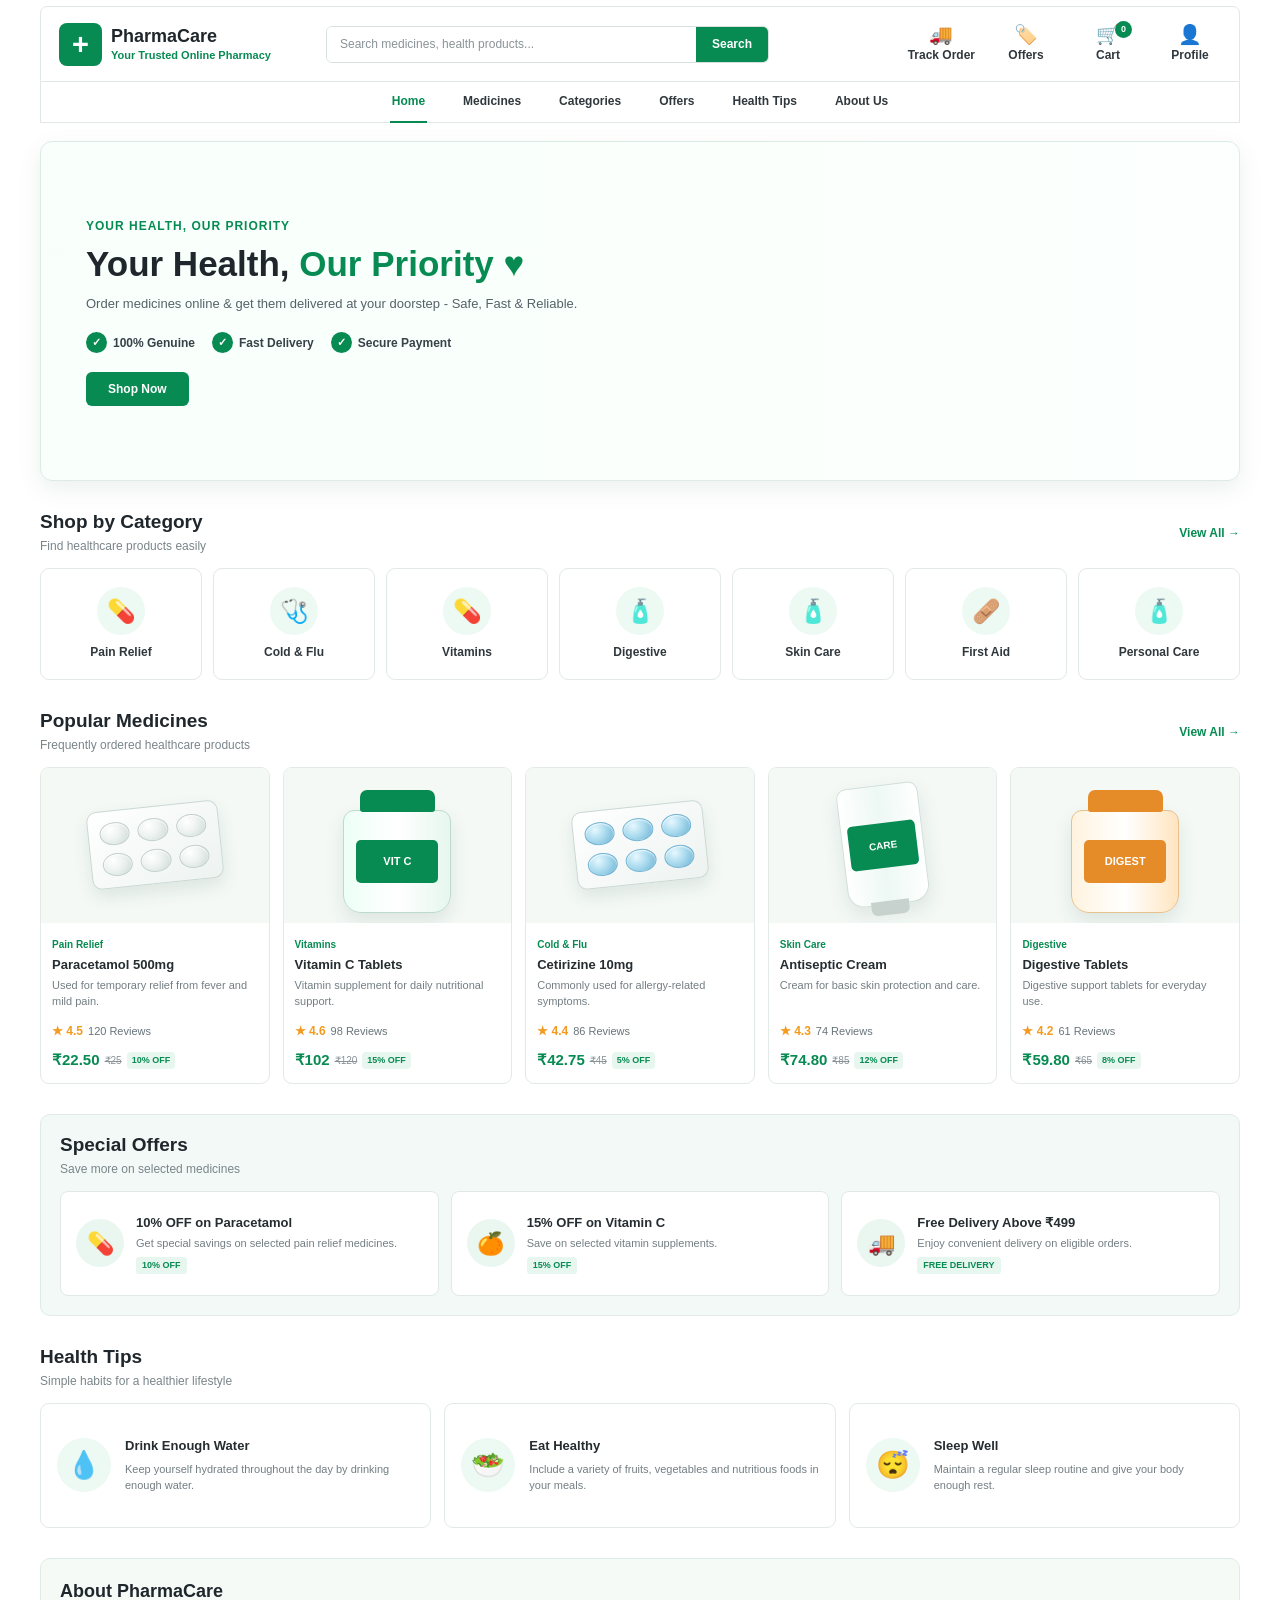
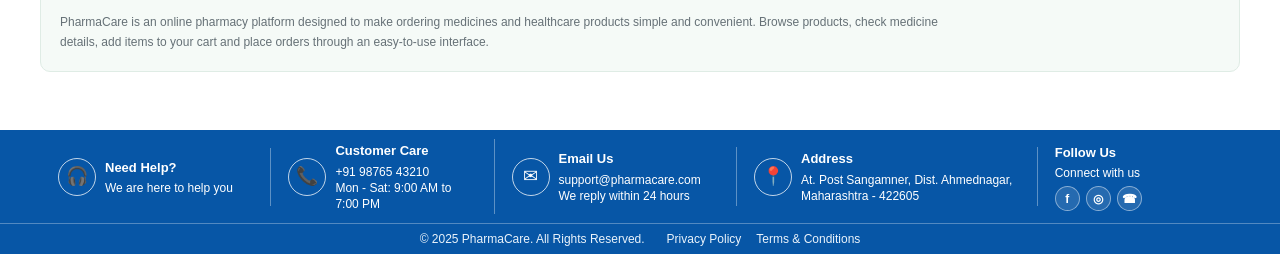
<file: frontend/index.html>
<!DOCTYPE html>
<html lang="en">

<head>

    <meta charset="UTF-8">

    <meta
        name="viewport"
        content="width=device-width, initial-scale=1.0"
    >

    <title>PharmaCare - Online Pharmacy</title>

    <link rel="stylesheet" href="css/style.css">

    <style>

        /* =====================================================
           HOME PAGE
        ===================================================== */

        .home-page {
            width: 100%;
        }


        /* =====================================================
           HERO
        ===================================================== */

        .hero-section {

            position: relative;

            width: calc(100% - 36px);
            max-width: 1200px;

            min-height: 340px;

            margin: 18px auto 30px;

            padding: 28px 45px;

            border-radius: 12px;

            overflow: hidden;

            display: flex;
            align-items: center;

          background:
    linear-gradient(
        90deg,
        rgba(248,255,251,0.90) 0%,
        rgba(248,255,251,0.80) 45%,
        rgba(248,255,251,0.45) 100%
    ),

                url("https://images.unsplash.com/photo-1628771065518-0d82f1938462?auto=format&fit=crop&fm=jpg&ixlib=rb-4.1.0&q=80&w=1600");

            background-size: cover;

            background-position: right center;

            border: 1px solid #dcebe4;

            box-shadow:
                0 8px 24px rgba(26, 74, 54, 0.08);
        }


        .hero-content {

            position: relative;

            z-index: 2;

            width: 55%;

            max-width: 620px;
        }


        .hero-label {

            display: inline-block;

            margin-bottom: 9px;

            color: #078b52;

            font-size: 12px;

            font-weight: 700;

            letter-spacing: 1px;
        }


        .hero-content h1 {

            margin: 0 0 10px;

            color: #20272c;

            font-size: 35px;

            line-height: 1.15;

            font-weight: 700;
        }


        .hero-content h1 span {

            color: #078b52;
        }


        .hero-content > p {

            max-width: 520px;

            margin: 0 0 17px;

            color: #566268;

            font-size: 13px;

            line-height: 1.6;
        }


        .hero-features {

            display: flex;

            align-items: center;

            flex-wrap: wrap;

            gap: 17px;

            margin-bottom: 19px;
        }


        .hero-feature {

            display: flex;

            align-items: center;

            gap: 6px;

            color: #374148;

            font-size: 12px;

            font-weight: 600;
        }


        .hero-feature span {

            width: 21px;
            height: 21px;

            border-radius: 50%;

            display: flex;

            align-items: center;
            justify-content: center;

            background: #078b52;

            color: #fff;

            font-size: 11px;

            font-weight: 700;
        }


        .shop-btn {

            border: 0;

            padding: 10px 22px;

            border-radius: 6px;

            background: #078b52;

            color: #fff;

            font-size: 12px;

            font-weight: 700;

            cursor: pointer;
        }


        .shop-btn:hover {

            background: #067443;
        }


        /* =====================================================
           SECTION COMMON
        ===================================================== */

        .home-section {

            width: calc(100% - 36px);

            max-width: 1200px;

            margin: 0 auto 30px;
        }


        .section-heading {

            display: flex;

            align-items: center;

            justify-content: space-between;

            margin-bottom: 13px;
        }


        .section-heading h2 {

            margin: 0;

            color: #20272c;

            font-size: 19px;

            line-height: 1.2;
        }


        .section-heading p {

            margin: 3px 0 0;

            color: #7a858a;

            font-size: 12px;
        }


        .view-all {

            color: #078b52;

            font-size: 12px;

            font-weight: 700;
        }


        /* =====================================================
           CATEGORIES
        ===================================================== */

        .category-grid {

            display: grid;

            grid-template-columns:
                repeat(7, 1fr);

            gap: 11px;
        }


        .category-card {

            min-height: 112px;

            padding: 14px 8px;

            background: #fff;

            border: 1px solid #e2e9e6;

            border-radius: 9px;

            display: flex;

            flex-direction: column;

            align-items: center;

            justify-content: center;

            text-align: center;

            cursor: pointer;

            transition:
                transform .2s ease,
                box-shadow .2s ease,
                border-color .2s ease;
        }


        .category-card:hover {

            transform: translateY(-3px);

            border-color: #b8dccb;

            box-shadow:
                0 7px 18px rgba(25, 82, 56, 0.09);
        }


        .category-icon {

            width: 48px;
            height: 48px;

            margin-bottom: 8px;

            border-radius: 50%;

            background: #edf9f3;

            display: flex;

            align-items: center;
            justify-content: center;

            color: #078b52;

            font-size: 23px;
        }


        .category-card h3 {

            margin: 0;

            color: #30383d;

            font-size: 12px;

            font-weight: 700;
        }


        /* =====================================================
           MEDICINE GRID
        ===================================================== */

        .medicine-grid {

            display: grid;

            grid-template-columns:
                repeat(5, 1fr);

            gap: 13px;
        }


        .medicine-card {

            background: #fff;

            border: 1px solid #e2e9e6;

            border-radius: 9px;

            overflow: hidden;

            cursor: pointer;

            transition:
                transform .2s ease,
                box-shadow .2s ease;
        }


        .medicine-card:hover {

            transform: translateY(-3px);

            box-shadow:
                0 8px 20px rgba(25, 82, 56, 0.10);
        }


        /* =====================================================
           MEDICINE IMAGE AREA
           SAME VISUAL STYLE AS MEDICINES.HTML
        ===================================================== */

        .medicine-image {

            height: 155px;

            background: #f4f9f6;

            display: flex;

            align-items: center;
            justify-content: center;

            overflow: hidden;
        }


        .medicine-visual {

            display: flex;

            align-items: center;
            justify-content: center;

            position: relative;
        }


        /* =====================================================
           TABLET STRIP
        ===================================================== */

        .tablet-visual {

            width: 145px;
            height: 100px;

            transform: rotate(-6deg);
        }


        .tablet-strip {

            width: 132px;
            height: 78px;

            padding: 11px;

            border-radius: 10px;

            background:
                linear-gradient(
                    145deg,
                    #ffffff,
                    #edf3f1
                );

            border: 1px solid #cbd8d4;

            box-shadow:
                0 8px 17px rgba(31, 67, 51, 0.10);

            display: grid;

            grid-template-columns:
                repeat(3, 1fr);

            gap: 8px;
        }


        .tablet-pill {

            border-radius: 50%;

            background:
                radial-gradient(
                    circle at 35% 30%,
                    #ffffff 0%,
                    #eef3f1 42%,
                    #cbd8d4 100%
                );

            border: 1px solid #c4d1cd;

            box-shadow:
                inset 0 1px 2px rgba(255,255,255,.9);
        }


        .blue-tablets .tablet-pill {

            background:
                radial-gradient(
                    circle at 35% 30%,
                    #e7f8ff 0%,
                    #a7d9ed 48%,
                    #69add0 100%
                );

            border-color: #72b4d4;
        }


        /* =====================================================
           BOTTLE
        ===================================================== */

        .bottle-visual {

            width: 125px;
            height: 135px;

            display: flex;

            flex-direction: column;

            align-items: center;

            justify-content: flex-end;
        }


        .bottle-cap {

            width: 75px;
            height: 22px;

            background: #078b52;

            border-radius:
                7px 7px 3px 3px;

            position: relative;

            z-index: 2;
        }


        .medicine-bottle {

            width: 108px;
            height: 103px;

            margin-top: -2px;

            border: 1px solid #bddbcd;

            border-radius:
                11px 11px 18px 18px;

            background:
                linear-gradient(
                    90deg,
                    #edfff7,
                    #ffffff,
                    #e6f7ee
                );

            display: flex;

            align-items: center;
            justify-content: center;

            box-shadow:
                0 9px 19px rgba(31, 67, 51, 0.10);
        }


        .bottle-label {

            width: 82px;
            height: 43px;

            background: #078b52;

            border-radius: 5px;

            color: #fff;

            display: flex;

            align-items: center;
            justify-content: center;

            font-size: 11px;

            font-weight: 700;
        }


        /* =====================================================
           CREAM TUBE
        ===================================================== */

        .cream-visual {

            width: 110px;
            height: 140px;

            display: flex;

            align-items: center;
            justify-content: center;
        }


        .cream-tube {

            width: 82px;
            height: 120px;

            border: 1px solid #d3dfdb;

            border-radius:
                10px 10px 17px 17px;

            background:
                linear-gradient(
                    90deg,
                    #ffffff,
                    #edf8f4,
                    #ffffff
                );

            display: flex;

            align-items: center;
            justify-content: center;

            transform: rotate(-7deg);

            position: relative;

            box-shadow:
                0 9px 20px rgba(31, 67, 51, 0.10);
        }


        .cream-tube::after {

            content: "";

            position: absolute;

            bottom: -11px;

            width: 38px;
            height: 14px;

            background: #c7d2ce;

            border-radius:
                0 0 6px 6px;
        }


        .cream-label {

            width: 68px;
            height: 45px;

            background: #078b52;

            border-radius: 5px;

            display: flex;

            align-items: center;
            justify-content: center;

            color: #fff;

            font-size: 10px;

            font-weight: 700;
        }


        /* =====================================================
           ORANGE BOTTLE
        ===================================================== */

        .orange-bottle .medicine-bottle {

            background:
                linear-gradient(
                    90deg,
                    #fff3df,
                    #ffffff,
                    #ffe5c1
                );

            border-color: #e7c18d;
        }


        .orange-bottle .bottle-label {

            background: #e58b27;
        }


        .orange-bottle .bottle-cap {

            background: #e58b27;
        }


        /* =====================================================
           MEDICINE INFO
        ===================================================== */

        .medicine-info {

            padding: 11px;
        }


        .medicine-category {

            display: inline-block;

            margin-bottom: 5px;

            color: #078b52;

            font-size: 10px;

            font-weight: 700;
        }


        .medicine-info h3 {

            margin: 0 0 5px;

            color: #252d31;

            font-size: 13px;

            line-height: 1.3;
        }


        .medicine-info > p {

            min-height: 38px;

            margin: 0;

            color: #737e83;

            font-size: 11px;

            line-height: 1.45;
        }


        .medicine-rating {

            display: flex;

            align-items: center;

            gap: 5px;

            margin-top: 6px;

            font-size: 12px;
        }


        .medicine-rating strong {

            color: #f39b20;

            font-size: 12px;
        }


        .medicine-rating span {

            color: #68747a;

            font-size: 11px;
        }


        .medicine-bottom {

            margin-top: 9px;

            display: flex;

            align-items: center;

            justify-content: space-between;

            gap: 7px;
        }


        .medicine-price-box {

            display: flex;

            align-items: center;

            gap: 5px;

            flex-wrap: wrap;
        }


        .medicine-current-price {

            color: #078b52;

            font-size: 15px;

            font-weight: 700;
        }


        .medicine-mrp {

            color: #8a9398;

            font-size: 10px;

            text-decoration: line-through;
        }


        .discount-badge {

            padding: 2px 5px;

            border-radius: 4px;

            background: #e7f7ef;

            color: #078b52;

            font-size: 9px;

            font-weight: 700;
        }


        .medicine-btn {

            border: 0;

            padding: 6px 8px;

            border-radius: 5px;

            background: #078b52;

            color: #fff;

            font-size: 10px;

            font-weight: 700;

            cursor: pointer;
        }


        .medicine-btn:hover {

            background: #067443;
        }


        /* =====================================================
           OFFERS
        ===================================================== */

        .offers-section {

            padding: 19px;

            border-radius: 10px;

            background: #f3f9f6;

            border: 1px solid #dfece5;
        }


        .offer-grid {

            display: grid;

            grid-template-columns:
                repeat(3, 1fr);

            gap: 12px;
        }


        .offer-card {

            min-height: 105px;

            padding: 15px;

            border-radius: 8px;

            background: #fff;

            border: 1px solid #e0e9e5;

            display: flex;

            align-items: center;

            gap: 12px;
        }


        .offer-icon {

            width: 48px;
            height: 48px;

            flex-shrink: 0;

            border-radius: 50%;

            background: #e9f7f0;

            color: #078b52;

            display: flex;

            align-items: center;
            justify-content: center;

            font-size: 22px;
        }


        .offer-card h3 {

            margin: 0 0 3px;

            color: #252d31;

            font-size: 13px;
        }


        .offer-card p {

            margin: 0;

            color: #737e83;

            font-size: 11px;
        }


        .offer-code {

            display: inline-block;

            margin-top: 5px;

            padding: 2px 6px;

            background: #e7f7ef;

            color: #078b52;

            border-radius: 3px;

            font-size: 9px;

            font-weight: 700;
        }


        /* =====================================================
           HEALTH TIPS
        ===================================================== */

        .health-grid {

            display: grid;

            grid-template-columns:
                repeat(3, 1fr);

            gap: 13px;
        }


        .health-card {

            min-height: 125px;

            padding: 16px;

            background: #fff;

            border: 1px solid #e2e9e6;

            border-radius: 9px;

            display: flex;

            align-items: center;

            gap: 14px;
        }


        .health-icon {

            width: 54px;
            height: 54px;

            flex-shrink: 0;

            border-radius: 50%;

            background: #edf9f3;

            display: flex;

            align-items: center;
            justify-content: center;

            font-size: 27px;
        }


        .health-card h3 {

            margin: 0 0 5px;

            color: #252d31;

            font-size: 13px;
        }


        .health-card p {

            margin: 0;

            color: #737e83;

            font-size: 11px;

            line-height: 1.5;
        }


        /* =====================================================
           ABOUT
        ===================================================== */

        .about-box {

            padding: 19px;

            border-radius: 10px;

            background: #f5faf7;

            border: 1px solid #dfece5;
        }


        .about-box h2 {

            margin: 0 0 7px;

            color: #20272c;

            font-size: 18px;
        }


        .about-box p {

            max-width: 900px;

            margin: 0;

            color: #667177;

            font-size: 12px;

            line-height: 1.7;
        }


        /* =====================================================
           FOOTER
        ===================================================== */

        .site-footer {

            background: #0756a6;

            color: #fff;

            margin-top: 28px;
        }


        .footer-main {

            max-width: 1200px;

            min-height: 88px;

            margin: 0 auto;

            padding: 9px 18px;

            display: grid;

            grid-template-columns:
                1.1fr
                1.15fr
                1.25fr
                1.55fr
                0.95fr;

            align-items: center;
        }


        .footer-block {

            min-height: 58px;

            padding: 2px 17px;

            display: flex;

            align-items: center;

            gap: 9px;

            border-right:
                1px solid rgba(255,255,255,0.35);
        }


        .footer-block:first-child {

            padding-left: 0;
        }


        .footer-block:last-child {

            border-right: 0;
        }


        .footer-icon {

            width: 38px;
            height: 38px;

            flex-shrink: 0;

            border-radius: 50%;

            border:
                1px solid rgba(255,255,255,0.75);

            display: flex;

            align-items: center;
            justify-content: center;

            font-size: 18px;
        }


        .footer-block h3 {

            margin: 0 0 3px;

            color: #fff;

            font-size: 13px;
        }


        .footer-block p {

            margin: 0;

            color: #fff;

            font-size: 12px;

            line-height: 1.35;
        }


        .footer-follow {

            display: block;
        }


        .social-icons {

            display: flex;

            gap: 6px;

            margin-top: 5px;
        }


        .social-icons span {

            width: 25px;
            height: 25px;

            border-radius: 50%;

            background:
                rgba(255,255,255,0.12);

            border:
                1px solid rgba(255,255,255,0.45);

            display: flex;

            align-items: center;
            justify-content: center;

            font-size: 12px;

            font-weight: 700;
        }


        .footer-bottom {

            min-height: 31px;

            padding: 6px 18px;

            border-top:
                1px solid rgba(255,255,255,0.3);

            display: flex;

            align-items: center;

            justify-content: center;

            gap: 22px;
        }


        .footer-bottom p,
        .footer-bottom-links a {

            margin: 0;

            color: #eaf3fb;

            font-size: 12px;
        }


        .footer-bottom-links {

            display: flex;

            gap: 15px;
        }


        /* =====================================================
           RESPONSIVE
        ===================================================== */

        @media (max-width: 1100px) {

            .medicine-grid {

                grid-template-columns:
                    repeat(3, 1fr);
            }

            .category-grid {

                grid-template-columns:
                    repeat(4, 1fr);
            }

            .footer-main {

                grid-template-columns:
                    repeat(3, 1fr);

                row-gap: 10px;
            }

            .footer-block:nth-child(3) {

                border-right: 0;
            }
        }


        @media (max-width: 800px) {

            .hero-section {

                padding: 28px;

            }

            .hero-content {

                width: 70%;
            }

            .medicine-grid {

                grid-template-columns:
                    repeat(2, 1fr);
            }

            .category-grid {

                grid-template-columns:
                    repeat(3, 1fr);
            }

            .offer-grid,
            .health-grid {

                grid-template-columns:
                    1fr;
            }

            .footer-main {

                grid-template-columns:
                    1fr 1fr;
            }

            .footer-block {

                border-right: 0;
            }
        }


        @media (max-width: 550px) {

            .hero-section {

                width: calc(100% - 20px);

                min-height: 330px;

                padding: 25px 20px;

                background-position:
                    70% center;
            }

            .hero-content {

                width: 100%;
            }

            .hero-content h1 {

                font-size: 28px;
            }

            .home-section {

                width: calc(100% - 20px);
            }

            .category-grid {

                grid-template-columns:
                    repeat(2, 1fr);
            }

            .medicine-grid {

                grid-template-columns:
                    1fr;
            }

            .footer-main {

                grid-template-columns:
                    1fr;
            }

            .footer-bottom {

                flex-direction: column;

                gap: 4px;
            }
        }

    </style>

</head>


<body>


<!-- =========================================================
     HEADER
========================================================= -->

<header>

    <div class="top-header">

        <div class="logo-area">

            <div class="logo-icon">
                +
            </div>

            <div class="logo-text">

                <h2>
                    PharmaCare
                </h2>

                <p>
                    Your Trusted Online Pharmacy
                </p>

            </div>

        </div>


        <div class="header-search">

            <input
                type="text"
                id="homeSearch"
                placeholder="Search medicines, health products..."
            >

            <button
                type="button"
                id="searchButton"
            >
                Search
            </button>

        </div>


        <div class="header-actions">

            <a
                href="pages/track-order.html"
                class="action-icon"
            >

                <span>
                    🚚
                </span>

                <small>
                    Track Order
                </small>

            </a>


            <a
                href="#offers"
                class="action-icon"
            >

                <span>
                    🏷️
                </span>

                <small>
                    Offers
                </small>

            </a>


            <a
                href="pages/cart.html"
                class="action-icon cart-icon"
            >

                <span>
                    🛒
                </span>

                <small>
                    Cart
                </small>

                <b id="cartCount">
                    0
                </b>

            </a>


            <a
                href="pages/profile.html"
                class="action-icon"
            >

                <span>
                    👤
                </span>

                <small>
                    Profile
                </small>

            </a>

        </div>

    </div>


    <!-- =====================================================
         NAVBAR
    ====================================================== -->

    <nav class="main-nav">

        <a
            href="index.html"
            class="active"
        >
            Home
        </a>

        <a href="pages/medicines.html">
            Medicines
        </a>

        <a href="pages/medicines.html#categories">
            Categories
        </a>

        <a href="#offers">
            Offers
        </a>

        <a href="#health-tips">
            Health Tips
        </a>

        <a href="#about">
            About Us
        </a>

    </nav>

</header>



<!-- =========================================================
     MAIN
========================================================= -->

<main>

<div class="home-page">


    <!-- =====================================================
         HERO
    ====================================================== -->

    <section class="hero-section">

        <div class="hero-content">

            <div class="hero-label">
                YOUR HEALTH, OUR PRIORITY
            </div>

            <h1>
                Your Health,
                <span>
                    Our Priority ♥
                </span>
            </h1>

            <p>
                Order medicines online &amp; get them delivered
                at your doorstep - Safe, Fast &amp; Reliable.
            </p>


            <div class="hero-features">

                <div class="hero-feature">

                    <span>✓</span>

                    100% Genuine

                </div>


                <div class="hero-feature">

                    <span>✓</span>

                    Fast Delivery

                </div>


                <div class="hero-feature">

                    <span>✓</span>

                    Secure Payment

                </div>

            </div>


            <button
                class="shop-btn"
                onclick="window.location.href='pages/medicines.html'"
            >
                Shop Now
            </button>

        </div>

    </section>



    <!-- =====================================================
         CATEGORIES
    ====================================================== -->

    <section
        class="home-section"
        id="categories"
    >

        <div class="section-heading">

            <div>

                <h2>
                    Shop by Category
                </h2>

                <p>
                    Find healthcare products easily
                </p>

            </div>

            <a
                href="pages/medicines.html"
                class="view-all"
            >
                View All →
            </a>

        </div>


        <div class="category-grid">


            <div
                class="category-card"
                onclick="window.location.href='pages/medicines.html?category=pain'"
            >

                <div class="category-icon">
                    💊
                </div>

                <h3>
                    Pain Relief
                </h3>

            </div>


            <div
                class="category-card"
                onclick="window.location.href='pages/medicines.html?category=cold'"
            >

                <div class="category-icon">
                    🩺
                </div>

                <h3>
                    Cold &amp; Flu
                </h3>

            </div>


            <div
                class="category-card"
                onclick="window.location.href='pages/medicines.html?category=vitamins'"
            >

                <div class="category-icon">
                    💊
                </div>

                <h3>
                    Vitamins
                </h3>

            </div>


            <div
                class="category-card"
                onclick="window.location.href='pages/medicines.html?category=digestive'"
            >

                <div class="category-icon">
                    🧴
                </div>

                <h3>
                    Digestive
                </h3>

            </div>


            <div
                class="category-card"
                onclick="window.location.href='pages/medicines.html?category=skin'"
            >

                <div class="category-icon">
                    🧴
                </div>

                <h3>
                    Skin Care
                </h3>

            </div>


            <div
                class="category-card"
                onclick="window.location.href='pages/medicines.html'"
            >

                <div class="category-icon">
                    🩹
                </div>

                <h3>
                    First Aid
                </h3>

            </div>


            <div
                class="category-card"
                onclick="window.location.href='pages/medicines.html'"
            >

                <div class="category-icon">
                    🧴
                </div>

                <h3>
                    Personal Care
                </h3>

            </div>


        </div>

    </section>



    <!-- =====================================================
         POPULAR MEDICINES
    ====================================================== -->

    <section class="home-section">

        <div class="section-heading">

            <div>

                <h2>
                    Popular Medicines
                </h2>

                <p>
                    Frequently ordered healthcare products
                </p>

            </div>

            <a
                href="pages/medicines.html"
                class="view-all"
            >
                View All →
            </a>

        </div>


        <div class="medicine-grid">


            <!-- =================================================
                 MED001 - PARACETAMOL
            ================================================== -->

            <article
                class="medicine-card"
                data-id="med001"
                onclick="window.location.href='pages/product-details.html?id=med001'"
            >

                <div class="medicine-image">

                    <div class="medicine-visual tablet-visual">

                        <div class="tablet-strip">

                            <div class="tablet-pill"></div>
                            <div class="tablet-pill"></div>
                            <div class="tablet-pill"></div>
                            <div class="tablet-pill"></div>
                            <div class="tablet-pill"></div>
                            <div class="tablet-pill"></div>

                        </div>

                    </div>

                </div>


                <div class="medicine-info">

                    <span class="medicine-category">
                        Pain Relief
                    </span>

                    <h3>
                        Paracetamol 500mg
                    </h3>

                    <p>
                        Used for temporary relief from fever and mild pain.
                    </p>


                    <div class="medicine-rating">

                        <strong>
                            ★ 4.5
                        </strong>

                        <span>
                            120 Reviews
                        </span>

                    </div>


                    <div class="medicine-bottom">

                        <div class="medicine-price-box">

                            <strong class="medicine-current-price">
                                ₹22.50
                            </strong>

                            <span class="medicine-mrp">
                                ₹25
                            </span>

                            <span class="discount-badge">
                                10% OFF
                            </span>

                        </div>

                    </div>

                </div>

            </article>



            <!-- =================================================
                 MED002 - VITAMIN C
            ================================================== -->

            <article
                class="medicine-card"
                data-id="med002"
                onclick="window.location.href='pages/product-details.html?id=med002'"
            >

                <div class="medicine-image">

                    <div class="medicine-visual bottle-visual">

                        <div class="bottle-cap"></div>

                        <div class="medicine-bottle">

                            <div class="bottle-label">
                                VIT C
                            </div>

                        </div>

                    </div>

                </div>


                <div class="medicine-info">

                    <span class="medicine-category">
                        Vitamins
                    </span>

                    <h3>
                        Vitamin C Tablets
                    </h3>

                    <p>
                        Vitamin supplement for daily nutritional support.
                    </p>


                    <div class="medicine-rating">

                        <strong>
                            ★ 4.6
                        </strong>

                        <span>
                            98 Reviews
                        </span>

                    </div>


                    <div class="medicine-bottom">

                        <div class="medicine-price-box">

                            <strong class="medicine-current-price">
                                ₹102
                            </strong>

                            <span class="medicine-mrp">
                                ₹120
                            </span>

                            <span class="discount-badge">
                                15% OFF
                            </span>

                        </div>

                    </div>

                </div>

            </article>



            <!-- =================================================
                 MED003 - CETIRIZINE
            ================================================== -->

            <article
                class="medicine-card"
                data-id="med003"
                onclick="window.location.href='pages/product-details.html?id=med003'"
            >

                <div class="medicine-image">

                    <div class="medicine-visual tablet-visual blue-tablets">

                        <div class="tablet-strip">

                            <div class="tablet-pill"></div>
                            <div class="tablet-pill"></div>
                            <div class="tablet-pill"></div>
                            <div class="tablet-pill"></div>
                            <div class="tablet-pill"></div>
                            <div class="tablet-pill"></div>

                        </div>

                    </div>

                </div>


                <div class="medicine-info">

                    <span class="medicine-category">
                        Cold &amp; Flu
                    </span>

                    <h3>
                        Cetirizine 10mg
                    </h3>

                    <p>
                        Commonly used for allergy-related symptoms.
                    </p>


                    <div class="medicine-rating">

                        <strong>
                            ★ 4.4
                        </strong>

                        <span>
                            86 Reviews
                        </span>

                    </div>


                    <div class="medicine-bottom">

                        <div class="medicine-price-box">

                            <strong class="medicine-current-price">
                                ₹42.75
                            </strong>

                            <span class="medicine-mrp">
                                ₹45
                            </span>

                            <span class="discount-badge">
                                5% OFF
                            </span>

                        </div>

                    </div>

                </div>

            </article>



            <!-- =================================================
                 MED004 - ANTISEPTIC CREAM
            ================================================== -->

            <article
                class="medicine-card"
                data-id="med004"
                onclick="window.location.href='pages/product-details.html?id=med004'"
            >

                <div class="medicine-image">

                    <div class="medicine-visual cream-visual">

                        <div class="cream-tube">

                            <div class="cream-label">
                                CARE
                            </div>

                        </div>

                    </div>

                </div>


                <div class="medicine-info">

                    <span class="medicine-category">
                        Skin Care
                    </span>

                    <h3>
                        Antiseptic Cream
                    </h3>

                    <p>
                        Cream for basic skin protection and care.
                    </p>


                    <div class="medicine-rating">

                        <strong>
                            ★ 4.3
                        </strong>

                        <span>
                            74 Reviews
                        </span>

                    </div>


                    <div class="medicine-bottom">

                        <div class="medicine-price-box">

                            <strong class="medicine-current-price">
                                ₹74.80
                            </strong>

                            <span class="medicine-mrp">
                                ₹85
                            </span>

                            <span class="discount-badge">
                                12% OFF
                            </span>

                        </div>

                    </div>

                </div>

            </article>



            <!-- =================================================
                 MED005 - DIGESTIVE
            ================================================== -->

            <article
                class="medicine-card"
                data-id="med005"
                onclick="window.location.href='pages/product-details.html?id=med005'"
            >

                <div class="medicine-image">

                    <div class="medicine-visual bottle-visual orange-bottle">

                        <div class="bottle-cap"></div>

                        <div class="medicine-bottle">

                            <div class="bottle-label">
                                DIGEST
                            </div>

                        </div>

                    </div>

                </div>


                <div class="medicine-info">

                    <span class="medicine-category">
                        Digestive
                    </span>

                    <h3>
                        Digestive Tablets
                    </h3>

                    <p>
                        Digestive support tablets for everyday use.
                    </p>


                    <div class="medicine-rating">

                        <strong>
                            ★ 4.2
                        </strong>

                        <span>
                            61 Reviews
                        </span>

                    </div>


                    <div class="medicine-bottom">

                        <div class="medicine-price-box">

                            <strong class="medicine-current-price">
                                ₹59.80
                            </strong>

                            <span class="medicine-mrp">
                                ₹65
                            </span>

                            <span class="discount-badge">
                                8% OFF
                            </span>

                        </div>

                    </div>

                </div>

            </article>


        </div>

    </section>



    <!-- =====================================================
         OFFERS
    ====================================================== -->

    <section
        class="home-section offers-section"
        id="offers"
    >

        <div class="section-heading">

            <div>

                <h2>
                    Special Offers
                </h2>

                <p>
                    Save more on selected medicines
                </p>

            </div>

        </div>


        <div class="offer-grid">


            <div class="offer-card">

                <div class="offer-icon">
                    💊
                </div>

                <div>

                    <h3>
                        10% OFF on Paracetamol
                    </h3>

                    <p>
                        Get special savings on selected pain relief medicines.
                    </p>

                    <span class="offer-code">
                        10% OFF
                    </span>

                </div>

            </div>


            <div class="offer-card">

                <div class="offer-icon">
                    🍊
                </div>

                <div>

                    <h3>
                        15% OFF on Vitamin C
                    </h3>

                    <p>
                        Save on selected vitamin supplements.
                    </p>

                    <span class="offer-code">
                        15% OFF
                    </span>

                </div>

            </div>


            <div class="offer-card">

                <div class="offer-icon">
                    🚚
                </div>

                <div>

                    <h3>
                        Free Delivery Above ₹499
                    </h3>

                    <p>
                        Enjoy convenient delivery on eligible orders.
                    </p>

                    <span class="offer-code">
                        FREE DELIVERY
                    </span>

                </div>

            </div>


        </div>

    </section>



    <!-- =====================================================
         HEALTH TIPS
    ====================================================== -->

    <section
        class="home-section"
        id="health-tips"
    >

        <div class="section-heading">

            <div>

                <h2>
                    Health Tips
                </h2>

                <p>
                    Simple habits for a healthier lifestyle
                </p>

            </div>

        </div>


        <div class="health-grid">


            <div class="health-card">

                <div class="health-icon">
                    💧
                </div>

                <div>

                    <h3>
                        Drink Enough Water
                    </h3>

                    <p>
                        Keep yourself hydrated throughout the day
                        by drinking enough water.
                    </p>

                </div>

            </div>


            <div class="health-card">

                <div class="health-icon">
                    🥗
                </div>

                <div>

                    <h3>
                        Eat Healthy
                    </h3>

                    <p>
                        Include a variety of fruits, vegetables
                        and nutritious foods in your meals.
                    </p>

                </div>

            </div>


            <div class="health-card">

                <div class="health-icon">
                    😴
                </div>

                <div>

                    <h3>
                        Sleep Well
                    </h3>

                    <p>
                        Maintain a regular sleep routine and
                        give your body enough rest.
                    </p>

                </div>

            </div>


        </div>

    </section>



    <!-- =====================================================
         ABOUT
    ====================================================== -->

    <section
        class="home-section"
        id="about"
    >

        <div class="about-box">

            <h2>
                About PharmaCare
            </h2>

            <p>
                PharmaCare is an online pharmacy platform designed
                to make ordering medicines and healthcare products
                simple and convenient. Browse products, check
                medicine details, add items to your cart and place
                orders through an easy-to-use interface.
            </p>

        </div>

    </section>


</div>

</main>



<!-- =========================================================
     FOOTER
========================================================= -->

<footer class="site-footer">

    <div class="footer-main">


        <div class="footer-block">

            <div class="footer-icon">
                🎧
            </div>

            <div>

                <h3>
                    Need Help?
                </h3>

                <p>
                    We are here to help you
                </p>

            </div>

        </div>


        <div class="footer-block">

            <div class="footer-icon">
                📞
            </div>

            <div>

                <h3>
                    Customer Care
                </h3>

                <p>
                    +91 98765 43210
                </p>

                <p>
                    Mon - Sat: 9:00 AM to 7:00 PM
                </p>

            </div>

        </div>


        <div class="footer-block">

            <div class="footer-icon">
                ✉
            </div>

            <div>

                <h3>
                    Email Us
                </h3>

                <p>
                    support@pharmacare.com
                </p>

                <p>
                    We reply within 24 hours
                </p>

            </div>

        </div>


        <div class="footer-block">

            <div class="footer-icon">
                📍
            </div>

            <div>

                <h3>
                    Address
                </h3>

                <p>
                    At. Post Sangamner, Dist. Ahmednagar,
                    Maharashtra - 422605
                </p>

            </div>

        </div>


        <div class="footer-block footer-follow">

            <h3>
                Follow Us
            </h3>

            <p>
                Connect with us
            </p>

            <div class="social-icons">

                <span>
                    f
                </span>

                <span>
                    ◎
                </span>

                <span>
                    ☎
                </span>

            </div>

        </div>


    </div>


    <div class="footer-bottom">

        <p>
            © 2025 PharmaCare. All Rights Reserved.
        </p>

        <div class="footer-bottom-links">

            <a href="#">
                Privacy Policy
            </a>

            <a href="#">
                Terms &amp; Conditions
            </a>

        </div>

    </div>

</footer>



<script src="js/main.js"></script>
<script src="js/home.js"></script>

</body>

</html>
</file>
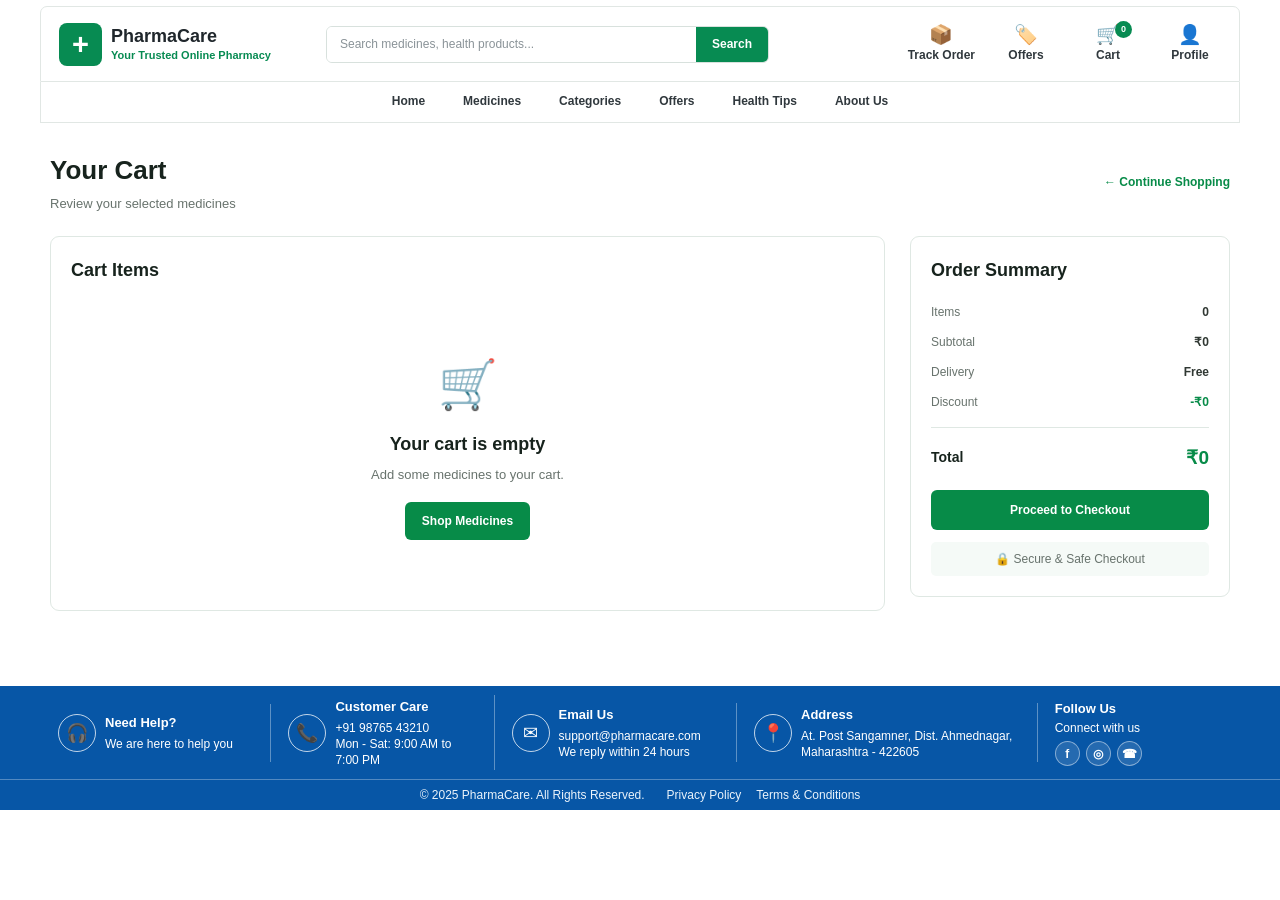
<file: frontend/pages/cart.html>
<!DOCTYPE html>
<html lang="en">

<head>

    <meta charset="UTF-8">

    <meta name="viewport" content="width=device-width, initial-scale=1.0">

    <title>Cart - PharmaCare</title>

    <link rel="stylesheet" href="../css/style.css">
    <link rel="stylesheet" href="../css/cart.css">

</head>

<body>

<main>

    <!-- ================= HEADER ================= -->

    <header>

        <div class="top-header">

            <a href="../index.html" class="logo-area">

                <div class="logo-icon">
                    +
                </div>

                <div class="logo-text">
                    <h2>PharmaCare</h2>
                    <p>Your Trusted Online Pharmacy</p>
                </div>

            </a>


            <!-- SEARCH -->

            <div class="header-search">

                <input
                    type="text"
                    id="cartSearch"
                    placeholder="Search medicines, health products..."
                >

                <button onclick="searchFromCart()">
                    Search
                </button>

            </div>


            <!-- HEADER ACTIONS -->

            <div class="header-actions">

                <a href="track-order.html" class="action-icon">
                    <span>📦</span>
                    <small>Track Order</small>
                </a>

                <a href="../index.html#offers" class="action-icon">
                    <span>🏷️</span>
                    <small>Offers</small>
                </a>

                <a href="cart.html" class="action-icon cart-icon">
                    <span>🛒</span>
                    <small>Cart</small>
                    <b id="cartCount">0</b>
                </a>

                <a href="profile.html" class="action-icon">
                    <span>👤</span>
                    <small>Profile</small>
                </a>

            </div>

        </div>


        <!-- ================= NAVIGATION ================= -->

        <nav class="main-nav">

            <a href="../index.html">
                Home
            </a>

            <a href="medicines.html">
                Medicines
            </a>

            <a href="medicines.html">
                Categories
            </a>

            <a href="../index.html#offers">
                Offers
            </a>

            <a href="../index.html#health-tips">
                Health Tips
            </a>

            <a href="../index.html#about">
                About Us
            </a>

        </nav>

    </header>


    <!-- ================= CART PAGE ================= -->

    <section class="cart-page">

        <!-- PAGE HEADER -->

        <div class="cart-page-header">

            <div>

                <h1>
                    Your Cart
                </h1>

                <p>
                    Review your selected medicines
                </p>

            </div>

            <a
                href="medicines.html"
                class="continue-shopping"
            >
                ← Continue Shopping
            </a>

        </div>


        <!-- CART LAYOUT -->

        <div class="cart-layout">


            <!-- CART ITEMS -->

            <section class="cart-items-section">

                <h2>
                    Cart Items
                </h2>

                <div
                    id="cartItems"
                    class="cart-items"
                >
                </div>


                <!-- EMPTY CART -->

                <div
                    id="emptyCart"
                    class="empty-cart"
                    style="display:none;"
                >

                    <div class="empty-cart-icon">
                        🛒
                    </div>

                    <h2>
                        Your cart is empty
                    </h2>

                    <p>
                        Add some medicines to your cart.
                    </p>

                    <a
                        href="medicines.html"
                        class="shop-medicines-btn"
                    >
                        Shop Medicines
                    </a>

                </div>

            </section>


            <!-- ORDER SUMMARY -->

            <aside class="cart-summary">

                <h2>
                    Order Summary
                </h2>


                <div class="summary-row">

                    <span>
                        Items
                    </span>

                    <strong id="summaryItems">
                        0
                    </strong>

                </div>


                <div class="summary-row">

                    <span>
                        Subtotal
                    </span>

                    <strong id="subtotal">
                        ₹0
                    </strong>

                </div>


                <div class="summary-row">

                    <span>
                        Delivery
                    </span>

                    <strong id="delivery">
                        Free
                    </strong>

                </div>


                <div class="summary-row discount-row">

                    <span>
                        Discount
                    </span>

                    <strong id="discount">
                        ₹0
                    </strong>

                </div>


                <div class="summary-divider"></div>


                <div class="summary-total">

                    <span>
                        Total
                    </span>

                    <strong id="grandTotal">
                        ₹0
                    </strong>

                </div>


                <button
                    class="checkout-btn"
                    onclick="proceedToCheckout()"
                >
                    Proceed to Checkout
                </button>


                <div class="secure-note">
                    🔒 Secure &amp; Safe Checkout
                </div>

            </aside>

        </div>

    </section>


    <!-- ================= FOOTER ================= -->

    <footer class="site-footer">

        <div class="footer-main">

            <div class="footer-block">

                <div class="footer-icon">
                    🎧
                </div>

                <div>
                    <h3>Need Help?</h3>
                    <p>We are here to help you</p>
                </div>

            </div>


            <div class="footer-block">

                <div class="footer-icon">
                    📞
                </div>

                <div>
                    <h3>Customer Care</h3>
                    <p>+91 98765 43210</p>
                    <p>Mon - Sat: 9:00 AM to 7:00 PM</p>
                </div>

            </div>


            <div class="footer-block">

                <div class="footer-icon">
                    ✉
                </div>

                <div>
                    <h3>Email Us</h3>
                    <p>support@pharmacare.com</p>
                    <p>We reply within 24 hours</p>
                </div>

            </div>


            <div class="footer-block">

                <div class="footer-icon">
                    📍
                </div>

                <div>
                    <h3>Address</h3>
                    <p>
                        At. Post Sangamner, Dist. Ahmednagar,
                        Maharashtra - 422605
                    </p>
                </div>

            </div>


            <div class="footer-block footer-follow">

                <h3>Follow Us</h3>

                <p>
                    Connect with us
                </p>

                <div class="social-icons">

                    <span>f</span>
                    <span>◎</span>
                    <span>☎</span>

                </div>

            </div>

        </div>


        <div class="footer-bottom">

            <p>
                © 2025 PharmaCare. All Rights Reserved.
            </p>

            <div class="footer-bottom-links">

                <a href="#">
                    Privacy Policy
                </a>

                <a href="#">
                    Terms &amp; Conditions
                </a>

            </div>

        </div>

    </footer>

</main>


<script src="../js/main.js"></script>
<script src="../js/cart.js"></script>

</body>
</html>
</file>
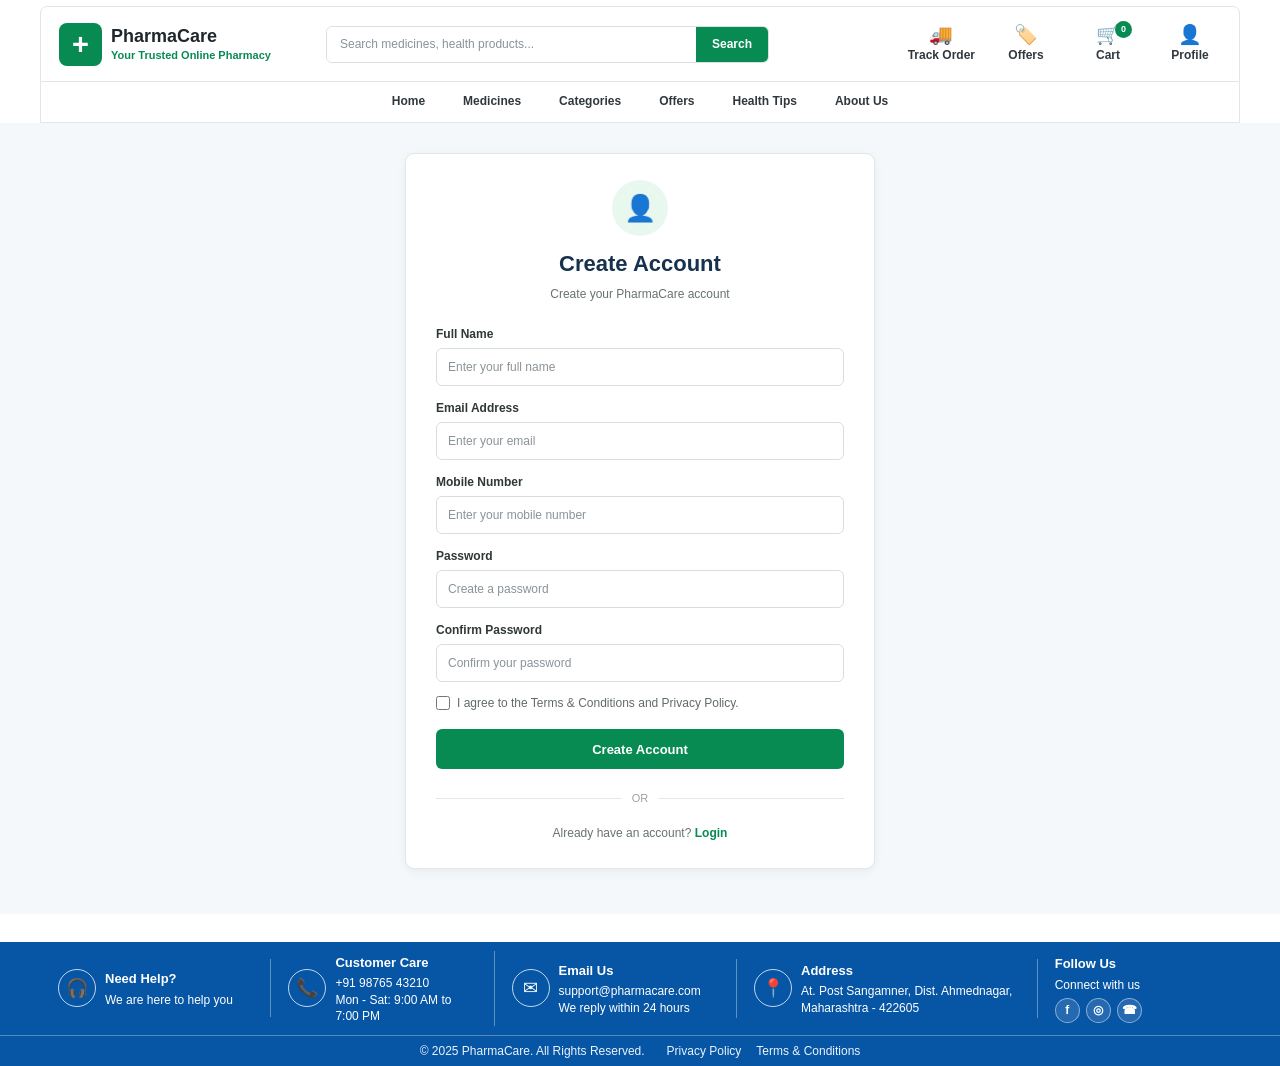
<file: frontend/pages/checkout.html>
<!DOCTYPE html>
<html lang="en">

<head>
    <meta charset="UTF-8">
    <meta name="viewport" content="width=device-width, initial-scale=1.0">

    <title>Checkout - PharmaCare</title>

    <link rel="stylesheet" href="../css/style.css">
    <link rel="stylesheet" href="../css/checkout.css">
</head>

<body>

<main>

    <!-- =====================================================
         HEADER
    ====================================================== -->

    <header>

        <div class="top-header">

            <!-- LOGO -->
            <a href="../index.html" class="logo-area">

                <div class="logo-icon">+</div>

                <div class="logo-text">
                    <h2>PharmaCare</h2>
                    <p>Your Trusted Online Pharmacy</p>
                </div>

            </a>


            <!-- SEARCH -->
            <div class="header-search">

                <input
                    type="text"
                    id="checkoutSearch"
                    placeholder="Search medicines, health products..."
                >

                <button onclick="searchFromCheckout()">
                    Search
                </button>

            </div>


            <!-- HEADER ACTIONS -->
            <div class="header-actions">

                <a href="track-order.html" class="action-icon">
                    <span>📦</span>
                    <small>Track Order</small>
                </a>

                <a href="../index.html#offers" class="action-icon">
                    <span>🏷️</span>
                    <small>Offers</small>
                </a>

                <a href="cart.html" class="action-icon cart-icon">
                    <span>🛒</span>
                    <b id="cartCount">0</b>
                    <small>Cart</small>
                </a>

                <a href="login.html" class="action-icon" id="accountLink">
                    <span>👤</span>
                    <small id="accountLabel">Login / Signup</small>
                </a>

            </div>

        </div>


        <!-- =================================================
             MAIN NAVIGATION
        ================================================== -->

        <nav class="main-nav">

            <a href="../index.html">
                Home
            </a>

            <a href="medicines.html">
                Medicines
            </a>

            <a href="medicines.html">
                Categories
            </a>

            <a href="../index.html#offers">
                Offers
            </a>

            <a href="../index.html#health-tips">
                Health Tips
            </a>

            <a href="../index.html#about">
                About Us
            </a>

        </nav>

    </header>


    <!-- =====================================================
         CHECKOUT PAGE
    ====================================================== -->

    <section class="checkout-page">

        <!-- PAGE TITLE -->

        <div class="checkout-title">

            <h1>Checkout</h1>

            <p>
                Complete your order and get your medicines delivered
            </p>

        </div>


        <!-- =================================================
             CHECKOUT CONTAINER
        ================================================== -->

        <div class="checkout-container">


            <!-- =================================================
                 LEFT SIDE
            ================================================== -->

            <div class="checkout-left">


                <!-- =================================================
                     DELIVERY INFORMATION
                ================================================== -->

                <section class="checkout-card">

                    <h2>
                        Delivery Information
                    </h2>


                    <!-- NAME -->

                    <div class="form-group">

                        <label for="customerName">
                            Full Name
                        </label>

                        <input
                            type="text"
                            id="customerName"
                            placeholder="Enter your full name"
                        >

                    </div>


                    <!-- MOBILE + PINCODE -->

                    <div class="form-row">

                        <div class="form-group">

                            <label for="customerMobile">
                                Mobile Number
                            </label>

                            <input
                                type="text"
                                id="customerMobile"
                                maxlength="10"
                                placeholder="Enter 10-digit mobile number"
                            >

                        </div>


                        <div class="form-group">

                            <label for="customerPincode">
                                Pincode
                            </label>

                            <input
                                type="text"
                                id="customerPincode"
                                maxlength="6"
                                placeholder="Enter pincode"
                            >

                        </div>

                    </div>


                    <!-- ADDRESS -->

                    <div class="form-group">

                        <label for="customerAddress">
                            Delivery Address
                        </label>

                        <textarea
                            id="customerAddress"
                            placeholder="Enter complete delivery address"
                        ></textarea>

                    </div>


                    <!-- CITY -->

                    <div class="form-group">

                        <label for="customerCity">
                            City
                        </label>

                        <input
                            type="text"
                            id="customerCity"
                            placeholder="Enter your city"
                        >

                    </div>

                </section>



                <!-- =================================================
                     PAYMENT METHOD
                ================================================== -->

                <section class="checkout-card">

                    <h2>
                        Payment Method
                    </h2>


                    <div class="payment-methods">


                        <!-- CASH ON DELIVERY -->

                        <div class="payment-option">

                            <input
                                type="radio"
                                id="cod"
                                name="payment"
                                value="Cash on Delivery"
                                onchange="showPayment('cod')"
                            >

                            <label for="cod">

                                <span class="payment-icon">
                                    💵
                                </span>

                                <span>
                                    Cash on Delivery
                                </span>

                            </label>

                        </div>


                        <!-- UPI -->

                        <div class="payment-option">

                            <input
                                type="radio"
                                id="upi"
                                name="payment"
                                value="UPI"
                                onchange="showPayment('upi')"
                            >

                            <label for="upi">

                                <span class="payment-icon">
                                    📱
                                </span>

                                <span>
                                    UPI
                                </span>

                            </label>

                        </div>


                        <!-- CARD -->

                        <div class="payment-option">

                            <input
                                type="radio"
                                id="card"
                                name="payment"
                                value="Card"
                                onchange="showPayment('card')"
                            >

                            <label for="card">

                                <span class="payment-icon">
                                    💳
                                </span>

                                <span>
                                    Credit / Debit Card
                                </span>

                            </label>

                        </div>


                        <!-- NET BANKING -->

                        <div class="payment-option">

                            <input
                                type="radio"
                                id="netbanking"
                                name="payment"
                                value="Net Banking"
                                onchange="showPayment('netbanking')"
                            >

                            <label for="netbanking">

                                <span class="payment-icon">
                                    🏦
                                </span>

                                <span>
                                    Net Banking
                                </span>

                            </label>

                        </div>


                        <!-- WALLET -->

                        <div class="payment-option">

                            <input
                                type="radio"
                                id="wallet"
                                name="payment"
                                value="Wallet"
                                onchange="showPayment('wallet')"
                            >

                            <label for="wallet">

                                <span class="payment-icon">
                                    👛
                                </span>

                                <span>
                                    Wallet
                                </span>

                            </label>

                        </div>

                    </div>



                    <!-- =================================================
                         UPI DETAILS
                    ================================================== -->

                    <div id="upiDetails" class="payment-details">

                        <h3>
                            UPI Payment
                        </h3>

                        <div class="form-group">

                            <label for="upiId">
                                UPI ID
                            </label>

                            <input
                                type="text"
                                id="upiId"
                                placeholder="example@upi"
                            >

                        </div>

                    </div>



                    <!-- =================================================
                         CARD DETAILS
                    ================================================== -->

                    <div id="cardDetails" class="payment-details">

                        <h3>
                            Card Details
                        </h3>


                        <div class="form-group">

                            <label for="cardNumber">
                                Card Number
                            </label>

                            <input
                                type="text"
                                id="cardNumber"
                                maxlength="16"
                                placeholder="Enter card number"
                            >

                        </div>


                        <div class="form-row">

                            <div class="form-group">

                                <label for="cardExpiry">
                                    Expiry
                                </label>

                                <input
                                    type="text"
                                    id="cardExpiry"
                                    placeholder="MM/YY"
                                >

                            </div>


                            <div class="form-group">

                                <label for="cardCVV">
                                    CVV
                                </label>

                                <input
                                    type="password"
                                    id="cardCVV"
                                    maxlength="3"
                                    placeholder="CVV"
                                >

                            </div>

                        </div>


                        <div class="form-group">

                            <label for="cardName">
                                Name on Card
                            </label>

                            <input
                                type="text"
                                id="cardName"
                                placeholder="Enter card holder name"
                            >

                        </div>

                    </div>



                    <!-- =================================================
                         NET BANKING DETAILS
                    ================================================== -->

                    <div id="netbankingDetails" class="payment-details">

                        <h3>
                            Net Banking
                        </h3>

                        <div class="form-group">

                            <label for="bankName">
                                Select Bank
                            </label>

                            <select id="bankName">

                                <option value="">
                                    Select your bank
                                </option>

                                <option value="SBI">
                                    State Bank of India
                                </option>

                                <option value="HDFC">
                                    HDFC Bank
                                </option>

                                <option value="ICICI">
                                    ICICI Bank
                                </option>

                                <option value="Axis">
                                    Axis Bank
                                </option>

                            </select>

                        </div>

                    </div>



                    <!-- =================================================
                         WALLET DETAILS
                    ================================================== -->

                    <div id="walletDetails" class="payment-details">

                        <h3>
                            Wallet
                        </h3>

                        <div class="form-group">

                            <label for="walletName">
                                Select Wallet
                            </label>

                            <select id="walletName">

                                <option value="">
                                    Select wallet
                                </option>

                                <option value="Paytm">
                                    Paytm
                                </option>

                                <option value="PhonePe">
                                    PhonePe
                                </option>

                                <option value="Amazon Pay">
                                    Amazon Pay
                                </option>

                            </select>

                        </div>

                    </div>

                </section>

            </div>



            <!-- =================================================
                 RIGHT SIDE - ORDER SUMMARY
            ================================================== -->

            <aside class="order-summary">

                <h2>
                    Order Summary
                </h2>


                <!-- CHECKOUT ITEMS -->

                <div id="checkoutItems">
                </div>


                <!-- ITEMS -->

                <div class="summary-line">

                    <span>
                        Items
                    </span>

                    <strong id="summaryItems">
                        0
                    </strong>

                </div>


                <!-- SUBTOTAL -->

                <div class="summary-line">

                    <span>
                        Subtotal
                    </span>

                    <strong id="subtotal">
                        ₹0
                    </strong>

                </div>


                <!-- DELIVERY -->

                <div class="summary-line">

                    <span>
                        Delivery
                    </span>

                    <strong id="delivery">
                        Free
                    </strong>

                </div>


                <!-- DISCOUNT -->

                <div class="summary-line discount">

                    <span>
                        Discount
                    </span>

                    <strong id="discount">
                        -₹0
                    </strong>

                </div>


                <!-- DIVIDER -->

                <div class="summary-divider">
                </div>


                <!-- TOTAL -->

                <div class="summary-total">

                    <span>
                        Total
                    </span>

                    <strong id="grandTotal">
                        ₹0
                    </strong>

                </div>


                <!-- PLACE ORDER -->

                <button
                    type="button"
                    class="checkout-btn"
                    onclick="placeOrder()"
                >
                    Place Order
                </button>


                <!-- SECURE NOTE -->

                <div class="secure-text">
                    🔒 Secure &amp; Safe Checkout
                </div>

            </aside>

        </div>

    </section>



    <!-- =====================================================
         PAYMENT MODAL
    ====================================================== -->

    <div
        id="paymentModal"
        class="payment-modal"
    >

        <div class="payment-modal-content">

            <button
                type="button"
                class="close-modal"
                onclick="closePaymentModal()"
            >
                ×
            </button>

            <h2>
                Complete Payment
            </h2>

            <div id="paymentModalBody">

                <p>
                    Please complete your payment.
                </p>

            </div>

            <button
                type="button"
                class="checkout-btn"
                onclick="completeOnlineOrder()"
            >
                Complete Payment
            </button>

        </div>

    </div>



    <!-- =====================================================
         FOOTER
         SAME AS CART PAGE
    ====================================================== -->

    <footer class="site-footer">

        <div class="footer-main">


            <!-- NEED HELP -->

            <div class="footer-block">

                <div class="footer-icon">
                    🎧
                </div>

                <div>

                    <h3>
                        Need Help?
                    </h3>

                    <p>
                        We are here to help you
                    </p>

                </div>

            </div>


            <!-- CUSTOMER CARE -->

            <div class="footer-block">

                <div class="footer-icon">
                    📞
                </div>

                <div>

                    <h3>
                        Customer Care
                    </h3>

                    <p>
                        +91 98765 43210
                    </p>

                    <p>
                        Mon - Sat: 9:00 AM to 7:00 PM
                    </p>

                </div>

            </div>


            <!-- EMAIL -->

            <div class="footer-block">

                <div class="footer-icon">
                    ✉
                </div>

                <div>

                    <h3>
                        Email Us
                    </h3>

                    <p>
                        support@pharmacare.com
                    </p>

                    <p>
                        We reply within 24 hours
                    </p>

                </div>

            </div>


            <!-- ADDRESS -->

            <div class="footer-block">

                <div class="footer-icon">
                    📍
                </div>

                <div>

                    <h3>
                        Address
                    </h3>

                    <p>
                        At. Post Sangamner, Dist. Ahmednagar, Maharashtra - 422605
                    </p>

                </div>

            </div>


            <!-- FOLLOW US -->

            <div class="footer-block footer-follow">

                <h3>
                    Follow Us
                </h3>

                <p>
                    Connect with us
                </p>

                <!-- CIRCULAR SOCIAL ICONS -->

                <div class="social-icons">

                    <span>f</span>

                    <span>◎</span>

                    <span>☎</span>

                </div>

            </div>

        </div>


        <!-- =================================================
             FOOTER BOTTOM
        ================================================== -->

        <div class="footer-bottom">

            <p>
                © 2025 PharmaCare. All Rights Reserved.
            </p>

            <div class="footer-bottom-links">

                <a href="#">
                    Privacy Policy
                </a>

                <a href="#">
                    Terms &amp; Conditions
                </a>

            </div>

        </div>

    </footer>

</main>



<!-- =====================================================
     JAVASCRIPT
====================================================== -->

<script src="../js/main.js"></script>
<script src="../js/checkout.js"></script>

</body>

</html>
</file>
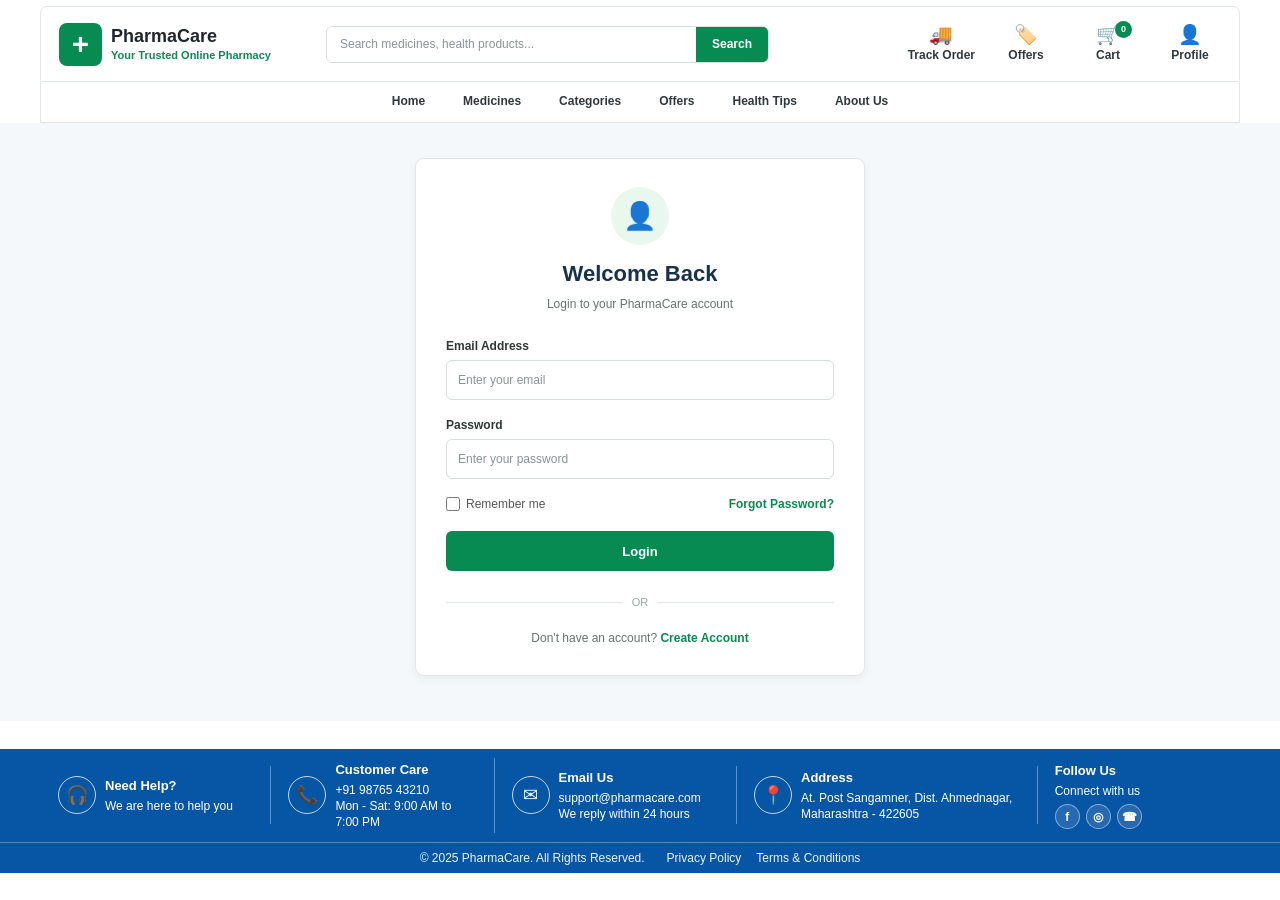
<file: frontend/pages/login.html>
<!DOCTYPE html>
<html lang="en">

<head>
    <meta charset="UTF-8">
    <meta name="viewport" content="width=device-width, initial-scale=1.0">

    <title>Login - PharmaCare</title>

    <link rel="stylesheet" href="../css/style.css">
    <link rel="stylesheet" href="../css/login.css">
</head>

<body>

    <!-- Header -->
    <header class="top-header">

        <div class="logo-area">
            <div class="logo-icon">+</div>

            <div class="logo-text">
                <h2>PharmaCare</h2>
                <p>Your Trusted Online Pharmacy</p>
            </div>
        </div>

        <div class="header-search">
            <input
                type="text"
                id="loginSearch"
                placeholder="Search medicines, health products..."
            >
            <button type="button" onclick="searchFromLogin()">Search</button>
        </div>

        <div class="header-actions">

            <a href="track-order.html" class="action-icon">
                <span>🚚</span>
                <small>Track Order</small>
            </a>

            <a href="../index.html#offers" class="action-icon">
                <span>🏷️</span>
                <small>Offers</small>
            </a>

            <a href="cart.html" class="action-icon cart-icon">
                <span>🛒</span>
                <small>Cart</small>
                <b id="cartCount">0</b>
            </a>

            <a href="profile.html" class="action-icon">
                <span>👤</span>
                <small>Profile</small>
            </a>

        </div>

    </header>


    <!-- Navigation -->
    <nav class="main-nav">

        <a href="../index.html">Home</a>

        <a href="medicines.html">Medicines</a>

        <a href="../index.html#categories">Categories</a>

        <a href="../index.html#offers">Offers</a>

        <a href="../index.html#health-tips">Health Tips</a>

        <a href="../index.html#about">About Us</a>

    </nav>


    <!-- Login Page -->
    <main class="login-page">

        <div class="login-container">

            <div class="login-card">

                <div class="login-icon">
                    👤
                </div>

                <h1>Welcome Back</h1>

                <p class="login-subtitle">
                    Login to your PharmaCare account
                </p>


                <form id="loginForm">

                    <div class="form-group">

                        <label for="email">
                            Email Address
                        </label>

                        <input
                            type="email"
                            id="email"
                            placeholder="Enter your email"
                            required
                        >

                    </div>


                    <div class="form-group">

                        <label for="password">
                            Password
                        </label>

                        <input
                            type="password"
                            id="password"
                            placeholder="Enter your password"
                            required
                        >

                    </div>


                    <div class="login-options">

                        <label class="remember-me">
                            <input type="checkbox" id="rememberMe">
                            <span>Remember me</span>
                        </label>

                        <a href="#" onclick="forgotPassword(event)">
                            Forgot Password?
                        </a>

                    </div>


                    <button
                        type="submit"
                        class="login-btn"
                    >
                        Login
                    </button>

                </form>


                <div class="login-divider">
                    <span>OR</span>
                </div>


                <p class="signup-text">
                    Don't have an account?
                    <a href="signup.html">Create Account</a>
                </p>

            </div>

        </div>

    </main>


    <!-- Footer -->
    <footer class="site-footer">

        <div class="footer-main">

            <div class="footer-block">

                <div class="footer-icon">🎧</div>

                <div>
                    <h3>Need Help?</h3>
                    <p>We are here to help you</p>
                </div>

            </div>


            <div class="footer-block">

                <div class="footer-icon">📞</div>

                <div>
                    <h3>Customer Care</h3>
                    <p>+91 98765 43210</p>
                    <p>Mon - Sat: 9:00 AM to 7:00 PM</p>
                </div>

            </div>


            <div class="footer-block">

                <div class="footer-icon">✉</div>

                <div>
                    <h3>Email Us</h3>
                    <p>support@pharmacare.com</p>
                    <p>We reply within 24 hours</p>
                </div>

            </div>


            <div class="footer-block">

                <div class="footer-icon">📍</div>

                <div>
                    <h3>Address</h3>
                    <p>
                        At. Post Sangamner, Dist. Ahmednagar,
                        Maharashtra - 422605
                    </p>
                </div>

            </div>


            <div class="footer-block footer-follow">

                <h3>Follow Us</h3>

                <p>Connect with us</p>

                <div class="social-icons">
                    <span>f</span>
                    <span>◎</span>
                    <span>☎</span>
                </div>

            </div>

        </div>


        <div class="footer-bottom">

            <p>
                © 2025 PharmaCare. All Rights Reserved.
            </p>

            <div class="footer-bottom-links">

                <a href="#">Privacy Policy</a>

                <a href="#">Terms &amp; Conditions</a>

            </div>

        </div>

    </footer>


    <script src="../js/main.js"></script>
    <script src="../js/login.js"></script>


    <script>

        function searchFromLogin() {

            const input = document.getElementById("loginSearch");

            if (!input) return;

            const value = input.value.trim();

            if (value === "") {
                alert("Please enter a medicine name.");
                return;
            }

            localStorage.setItem("searchMedicine", value);

            window.location.href =
                "medicines.html?search=" +
                encodeURIComponent(value);
        }


        function forgotPassword(event) {

            event.preventDefault();

            alert("Password recovery will be available soon.");
        }

    </script>

</body>

</html>
</file>
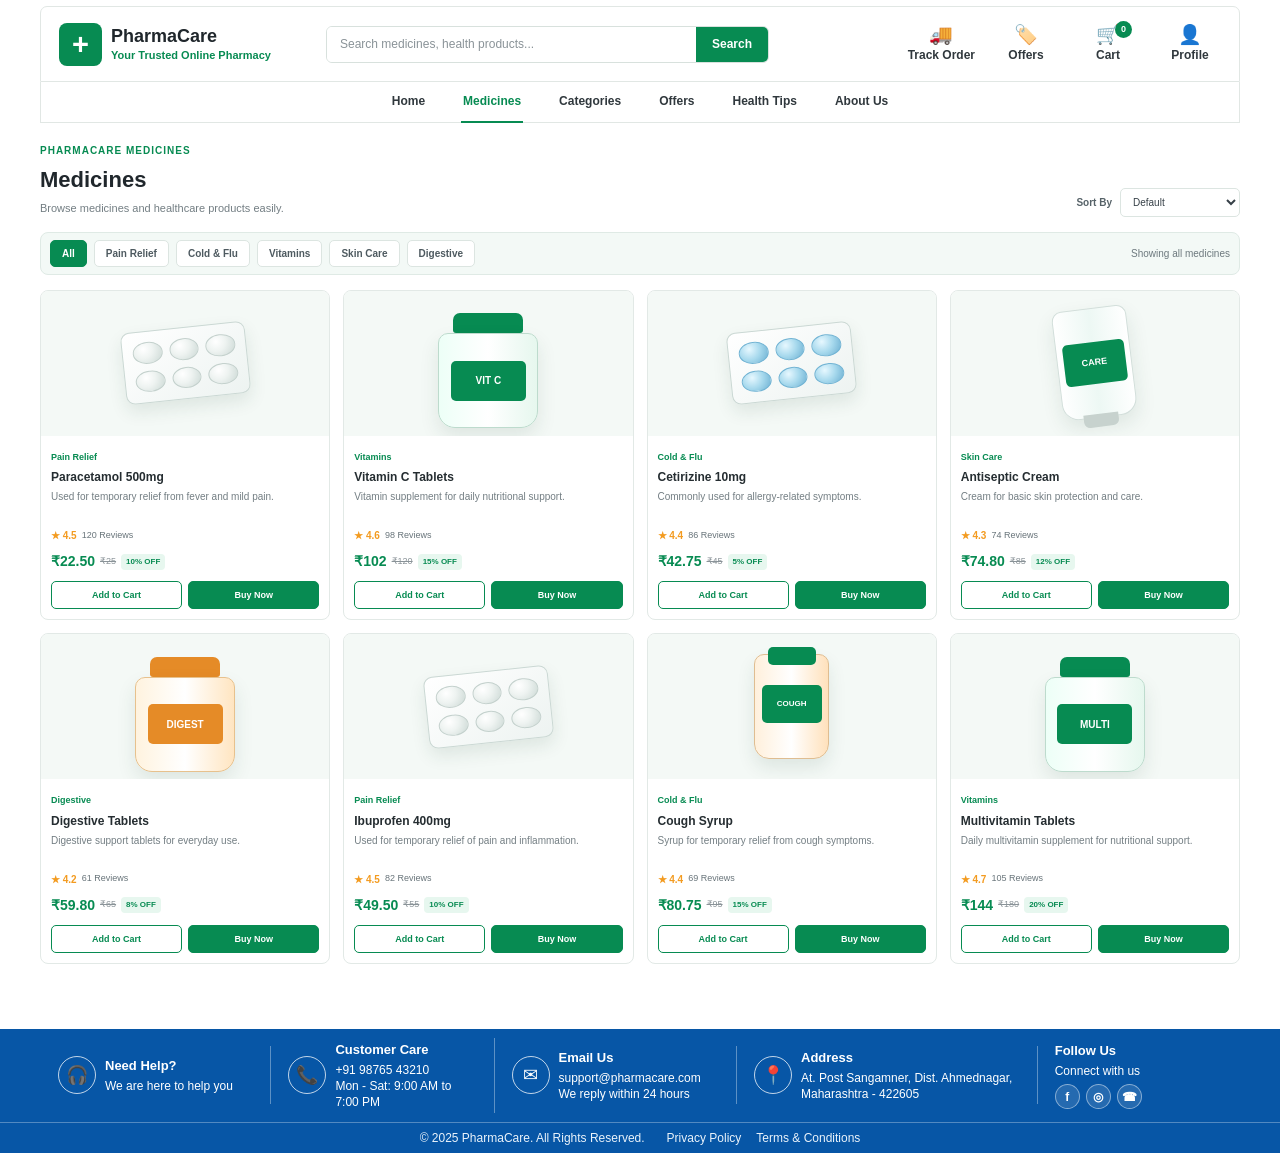
<file: frontend/pages/medicines.html>
<!DOCTYPE html>
<html lang="en">

<head>
    <meta charset="UTF-8">

    <meta name="viewport" content="width=device-width, initial-scale=1.0">

    <title>Medicines - PharmaCare</title>

    <link rel="stylesheet" href="../css/style.css">
    <link rel="stylesheet" href="../css/medicines.css">
</head>

<body>

<!-- =========================================================
     HEADER
========================================================= -->

<header>

    <div class="top-header">

        <div class="logo-area">

            <div class="logo-icon">+</div>

            <div class="logo-text">
                <h2>PharmaCare</h2>
                <p>Your Trusted Online Pharmacy</p>
            </div>

        </div>

        <div class="header-search">

            <input
                type="text"
                id="medicineSearch"
                placeholder="Search medicines, health products..."
            >

            <button type="button" id="searchButton">
                Search
            </button>

        </div>

        <div class="header-actions">

            <a href="track-order.html" class="action-icon">
                <span>🚚</span>
                <small>Track Order</small>
            </a>

            <a href="offers.html" class="action-icon">
                <span>🏷️</span>
                <small>Offers</small>
            </a>

            <a href="cart.html" class="action-icon cart-icon">
                <span>🛒</span>
                <small>Cart</small>
                <b id="cartCount">0</b>
            </a>

            <a href="profile.html" class="action-icon">
                <span>👤</span>
                <small>Profile</small>
            </a>

        </div>

    </div>


    <!-- NAVIGATION -->

    <nav class="main-nav">

        <a href="../index.html">
            Home
        </a>

        <a href="medicines.html" class="active">
            Medicines
        </a>

        <a href="medicines.html#categories">
            Categories
        </a>

        <a href="offers.html">
            Offers
        </a>

        <a href="#health-tips">
            Health Tips
        </a>

        <a href="#about">
            About Us
        </a>

    </nav>

</header>


<!-- =========================================================
     MAIN
========================================================= -->

<main>

    <section class="medicines-page">

        <div class="page-header">

            <div>

                <span class="page-label">
                    PHARMACARE MEDICINES
                </span>

                <h1>
                    Medicines
                </h1>

                <p>
                    Browse medicines and healthcare products easily.
                </p>

            </div>

            <div class="sort-box">

                <label for="sortMedicine">
                    Sort By
                </label>

                <select id="sortMedicine">

                    <option value="default">
                        Default
                    </option>

                    <option value="low">
                        Price: Low to High
                    </option>

                    <option value="high">
                        Price: High to Low
                    </option>

                    <option value="name">
                        Name
                    </option>

                </select>

            </div>

        </div>


        <!-- =====================================================
             CATEGORIES
        ====================================================== -->

        <div class="medicine-filters" id="categories">

            <button class="filter-btn active" data-category="all">
                All
            </button>

            <button class="filter-btn" data-category="Pain Relief">
                Pain Relief
            </button>

            <button class="filter-btn" data-category="Cold & Flu">
                Cold & Flu
            </button>

            <button class="filter-btn" data-category="Vitamins">
                Vitamins
            </button>

            <button class="filter-btn" data-category="Skin Care">
                Skin Care
            </button>

            <button class="filter-btn" data-category="Digestive">
                Digestive
            </button>

            <span class="medicine-count" id="medicineCount">
                Showing all medicines
            </span>

        </div>


        <!-- =====================================================
             8 MEDICINES
        ====================================================== -->

        <div class="medicine-grid" id="medicineGrid">


            <!-- 1 PARACETAMOL -->

            <article
                class="medicine-card"
                data-id="med001"
                data-category="Pain Relief"
            >

                <div
                    class="medicine-image product-link"
                    data-id="med001"
                >

                    <div class="medicine-visual tablet-visual">

                        <div class="tablet-strip">

                            <div class="tablet-pill"></div>
                            <div class="tablet-pill"></div>
                            <div class="tablet-pill"></div>
                            <div class="tablet-pill"></div>
                            <div class="tablet-pill"></div>
                            <div class="tablet-pill"></div>

                        </div>

                    </div>

                </div>


                <div class="medicine-info">

                    <span class="medicine-category">
                        Pain Relief
                    </span>

                    <h3 class="product-link" data-id="med001">
                        Paracetamol 500mg
                    </h3>

                    <p>
                        Used for temporary relief from fever and mild pain.
                    </p>

                    <div class="medicine-rating">
                        <strong>★ 4.5</strong>
                        <span>120 Reviews</span>
                    </div>

                    <div class="medicine-bottom">

                        <div class="medicine-price-box">

                            <strong class="medicine-current-price">
                                ₹22.50
                            </strong>

                            <span class="medicine-mrp">
                                ₹25
                            </span>

                            <span class="discount-badge">
                                10% OFF
                            </span>

                        </div>

                    </div>

                    <div class="medicine-actions">

                        <button
                            type="button"
                            class="add-cart-btn"
                            data-id="med001"
                        >
                            Add to Cart
                        </button>

                        <button
                            type="button"
                            class="buy-btn"
                            data-id="med001"
                        >
                            Buy Now
                        </button>

                    </div>

                </div>

            </article>


            <!-- 2 VITAMIN C -->

            <article
                class="medicine-card"
                data-id="med002"
                data-category="Vitamins"
            >

                <div
                    class="medicine-image product-link"
                    data-id="med002"
                >

                    <div class="medicine-visual bottle-visual">

                        <div class="bottle-cap"></div>

                        <div class="medicine-bottle">

                            <div class="bottle-label">
                                VIT C
                            </div>

                        </div>

                    </div>

                </div>


                <div class="medicine-info">

                    <span class="medicine-category">
                        Vitamins
                    </span>

                    <h3 class="product-link" data-id="med002">
                        Vitamin C Tablets
                    </h3>

                    <p>
                        Vitamin supplement for daily nutritional support.
                    </p>

                    <div class="medicine-rating">
                        <strong>★ 4.6</strong>
                        <span>98 Reviews</span>
                    </div>

                    <div class="medicine-bottom">

                        <div class="medicine-price-box">

                            <strong class="medicine-current-price">
                                ₹102
                            </strong>

                            <span class="medicine-mrp">
                                ₹120
                            </span>

                            <span class="discount-badge">
                                15% OFF
                            </span>

                        </div>

                    </div>

                    <div class="medicine-actions">

                        <button
                            type="button"
                            class="add-cart-btn"
                            data-id="med002"
                        >
                            Add to Cart
                        </button>

                        <button
                            type="button"
                            class="buy-btn"
                            data-id="med002"
                        >
                            Buy Now
                        </button>

                    </div>

                </div>

            </article>


            <!-- 3 CETIRIZINE -->

            <article
                class="medicine-card"
                data-id="med003"
                data-category="Cold & Flu"
            >

                <div
                    class="medicine-image product-link"
                    data-id="med003"
                >

                    <div class="medicine-visual tablet-visual blue-tablets">

                        <div class="tablet-strip">

                            <div class="tablet-pill"></div>
                            <div class="tablet-pill"></div>
                            <div class="tablet-pill"></div>
                            <div class="tablet-pill"></div>
                            <div class="tablet-pill"></div>
                            <div class="tablet-pill"></div>

                        </div>

                    </div>

                </div>


                <div class="medicine-info">

                    <span class="medicine-category">
                        Cold & Flu
                    </span>

                    <h3 class="product-link" data-id="med003">
                        Cetirizine 10mg
                    </h3>

                    <p>
                        Commonly used for allergy-related symptoms.
                    </p>

                    <div class="medicine-rating">
                        <strong>★ 4.4</strong>
                        <span>86 Reviews</span>
                    </div>

                    <div class="medicine-bottom">

                        <div class="medicine-price-box">

                            <strong class="medicine-current-price">
                                ₹42.75
                            </strong>

                            <span class="medicine-mrp">
                                ₹45
                            </span>

                            <span class="discount-badge">
                                5% OFF
                            </span>

                        </div>

                    </div>

                    <div class="medicine-actions">

                        <button
                            type="button"
                            class="add-cart-btn"
                            data-id="med003"
                        >
                            Add to Cart
                        </button>

                        <button
                            type="button"
                            class="buy-btn"
                            data-id="med003"
                        >
                            Buy Now
                        </button>

                    </div>

                </div>

            </article>


            <!-- 4 ANTISEPTIC -->

            <article
                class="medicine-card"
                data-id="med004"
                data-category="Skin Care"
            >

                <div
                    class="medicine-image product-link"
                    data-id="med004"
                >

                    <div class="medicine-visual cream-visual">

                        <div class="cream-tube">

                            <div class="cream-label">
                                CARE
                            </div>

                        </div>

                    </div>

                </div>


                <div class="medicine-info">

                    <span class="medicine-category">
                        Skin Care
                    </span>

                    <h3 class="product-link" data-id="med004">
                        Antiseptic Cream
                    </h3>

                    <p>
                        Cream for basic skin protection and care.
                    </p>

                    <div class="medicine-rating">
                        <strong>★ 4.3</strong>
                        <span>74 Reviews</span>
                    </div>

                    <div class="medicine-bottom">

                        <div class="medicine-price-box">

                            <strong class="medicine-current-price">
                                ₹74.80
                            </strong>

                            <span class="medicine-mrp">
                                ₹85
                            </span>

                            <span class="discount-badge">
                                12% OFF
                            </span>

                        </div>

                    </div>

                    <div class="medicine-actions">

                        <button
                            type="button"
                            class="add-cart-btn"
                            data-id="med004"
                        >
                            Add to Cart
                        </button>

                        <button
                            type="button"
                            class="buy-btn"
                            data-id="med004"
                        >
                            Buy Now
                        </button>

                    </div>

                </div>

            </article>


            <!-- 5 DIGESTIVE -->

            <article
                class="medicine-card"
                data-id="med005"
                data-category="Digestive"
            >

                <div
                    class="medicine-image product-link"
                    data-id="med005"
                >

                    <div class="medicine-visual bottle-visual orange-bottle">

                        <div class="bottle-cap"></div>

                        <div class="medicine-bottle">

                            <div class="bottle-label">
                                DIGEST
                            </div>

                        </div>

                    </div>

                </div>


                <div class="medicine-info">

                    <span class="medicine-category">
                        Digestive
                    </span>

                    <h3 class="product-link" data-id="med005">
                        Digestive Tablets
                    </h3>

                    <p>
                        Digestive support tablets for everyday use.
                    </p>

                    <div class="medicine-rating">
                        <strong>★ 4.2</strong>
                        <span>61 Reviews</span>
                    </div>

                    <div class="medicine-bottom">

                        <div class="medicine-price-box">

                            <strong class="medicine-current-price">
                                ₹59.80
                            </strong>

                            <span class="medicine-mrp">
                                ₹65
                            </span>

                            <span class="discount-badge">
                                8% OFF
                            </span>

                        </div>

                    </div>

                    <div class="medicine-actions">

                        <button
                            type="button"
                            class="add-cart-btn"
                            data-id="med005"
                        >
                            Add to Cart
                        </button>

                        <button
                            type="button"
                            class="buy-btn"
                            data-id="med005"
                        >
                            Buy Now
                        </button>

                    </div>

                </div>

            </article>


            <!-- 6 IBUPROFEN -->

            <article
                class="medicine-card"
                data-id="med006"
                data-category="Pain Relief"
            >

                <div
                    class="medicine-image product-link"
                    data-id="med006"
                >

                    <div class="medicine-visual tablet-visual">

                        <div class="tablet-strip">

                            <div class="tablet-pill"></div>
                            <div class="tablet-pill"></div>
                            <div class="tablet-pill"></div>
                            <div class="tablet-pill"></div>
                            <div class="tablet-pill"></div>
                            <div class="tablet-pill"></div>

                        </div>

                    </div>

                </div>


                <div class="medicine-info">

                    <span class="medicine-category">
                        Pain Relief
                    </span>

                    <h3 class="product-link" data-id="med006">
                        Ibuprofen 400mg
                    </h3>

                    <p>
                        Used for temporary relief of pain and inflammation.
                    </p>

                    <div class="medicine-rating">
                        <strong>★ 4.5</strong>
                        <span>82 Reviews</span>
                    </div>

                    <div class="medicine-bottom">

                        <div class="medicine-price-box">

                            <strong class="medicine-current-price">
                                ₹49.50
                            </strong>

                            <span class="medicine-mrp">
                                ₹55
                            </span>

                            <span class="discount-badge">
                                10% OFF
                            </span>

                        </div>

                    </div>

                    <div class="medicine-actions">

                        <button
                            type="button"
                            class="add-cart-btn"
                            data-id="med006"
                        >
                            Add to Cart
                        </button>

                        <button
                            type="button"
                            class="buy-btn"
                            data-id="med006"
                        >
                            Buy Now
                        </button>

                    </div>

                </div>

            </article>


            <!-- 7 COUGH SYRUP -->

            <article
                class="medicine-card"
                data-id="med007"
                data-category="Cold & Flu"
            >

                <div
                    class="medicine-image product-link"
                    data-id="med007"
                >

                    <div class="medicine-visual syrup-visual">

                        <div class="syrup-bottle">

                            <div class="syrup-cap"></div>

                            <div class="syrup-label">
                                COUGH
                            </div>

                        </div>

                    </div>

                </div>


                <div class="medicine-info">

                    <span class="medicine-category">
                        Cold & Flu
                    </span>

                    <h3 class="product-link" data-id="med007">
                        Cough Syrup
                    </h3>

                    <p>
                        Syrup for temporary relief from cough symptoms.
                    </p>

                    <div class="medicine-rating">
                        <strong>★ 4.4</strong>
                        <span>69 Reviews</span>
                    </div>

                    <div class="medicine-bottom">

                        <div class="medicine-price-box">

                            <strong class="medicine-current-price">
                                ₹80.75
                            </strong>

                            <span class="medicine-mrp">
                                ₹95
                            </span>

                            <span class="discount-badge">
                                15% OFF
                            </span>

                        </div>

                    </div>

                    <div class="medicine-actions">

                        <button
                            type="button"
                            class="add-cart-btn"
                            data-id="med007"
                        >
                            Add to Cart
                        </button>

                        <button
                            type="button"
                            class="buy-btn"
                            data-id="med007"
                        >
                            Buy Now
                        </button>

                    </div>

                </div>

            </article>


            <!-- 8 MULTIVITAMIN -->

            <article
                class="medicine-card"
                data-id="med008"
                data-category="Vitamins"
            >

                <div
                    class="medicine-image product-link"
                    data-id="med008"
                >

                    <div class="medicine-visual bottle-visual">

                        <div class="bottle-cap"></div>

                        <div class="medicine-bottle">

                            <div class="bottle-label">
                                MULTI
                            </div>

                        </div>

                    </div>

                </div>


                <div class="medicine-info">

                    <span class="medicine-category">
                        Vitamins
                    </span>

                    <h3 class="product-link" data-id="med008">
                        Multivitamin Tablets
                    </h3>

                    <p>
                        Daily multivitamin supplement for nutritional support.
                    </p>

                    <div class="medicine-rating">
                        <strong>★ 4.7</strong>
                        <span>105 Reviews</span>
                    </div>

                    <div class="medicine-bottom">

                        <div class="medicine-price-box">

                            <strong class="medicine-current-price">
                                ₹144
                            </strong>

                            <span class="medicine-mrp">
                                ₹180
                            </span>

                            <span class="discount-badge">
                                20% OFF
                            </span>

                        </div>

                    </div>

                    <div class="medicine-actions">

                        <button
                            type="button"
                            class="add-cart-btn"
                            data-id="med008"
                        >
                            Add to Cart
                        </button>

                        <button
                            type="button"
                            class="buy-btn"
                            data-id="med008"
                        >
                            Buy Now
                        </button>

                    </div>

                </div>

            </article>

        </div>


        <p id="noMedicines" class="no-medicines">
            No medicines found.
        </p>

    </section>

</main>


<!-- =========================================================
     FOOTER
========================================================= -->

<footer class="site-footer">

    <div class="footer-main">

        <div class="footer-block">

            <div class="footer-icon">🎧</div>

            <div>
                <h3>Need Help?</h3>
                <p>We are here to help you</p>
            </div>

        </div>


        <div class="footer-block">

            <div class="footer-icon">📞</div>

            <div>
                <h3>Customer Care</h3>
                <p>+91 98765 43210</p>
                <p>Mon - Sat: 9:00 AM to 7:00 PM</p>
            </div>

        </div>


        <div class="footer-block">

            <div class="footer-icon">✉</div>

            <div>
                <h3>Email Us</h3>
                <p>support@pharmacare.com</p>
                <p>We reply within 24 hours</p>
            </div>

        </div>


        <div class="footer-block">

            <div class="footer-icon">📍</div>

            <div>
                <h3>Address</h3>
                <p>
                    At. Post Sangamner, Dist. Ahmednagar,
                    Maharashtra - 422605
                </p>
            </div>

        </div>


        <div class="footer-block footer-follow">

            <h3>Follow Us</h3>

            <p>Connect with us</p>

            <div class="social-icons">
                <span>f</span>
                <span>◎</span>
                <span>☎</span>
            </div>

        </div>

    </div>


    <div class="footer-bottom">

        <p>
            © 2025 PharmaCare. All Rights Reserved.
        </p>

        <div class="footer-bottom-links">

            <a href="#">Privacy Policy</a>

            <a href="#">Terms &amp; Conditions</a>

        </div>

    </div>

</footer>


<script src="../js/medicines.js"></script>

</body>
</html>
</file>
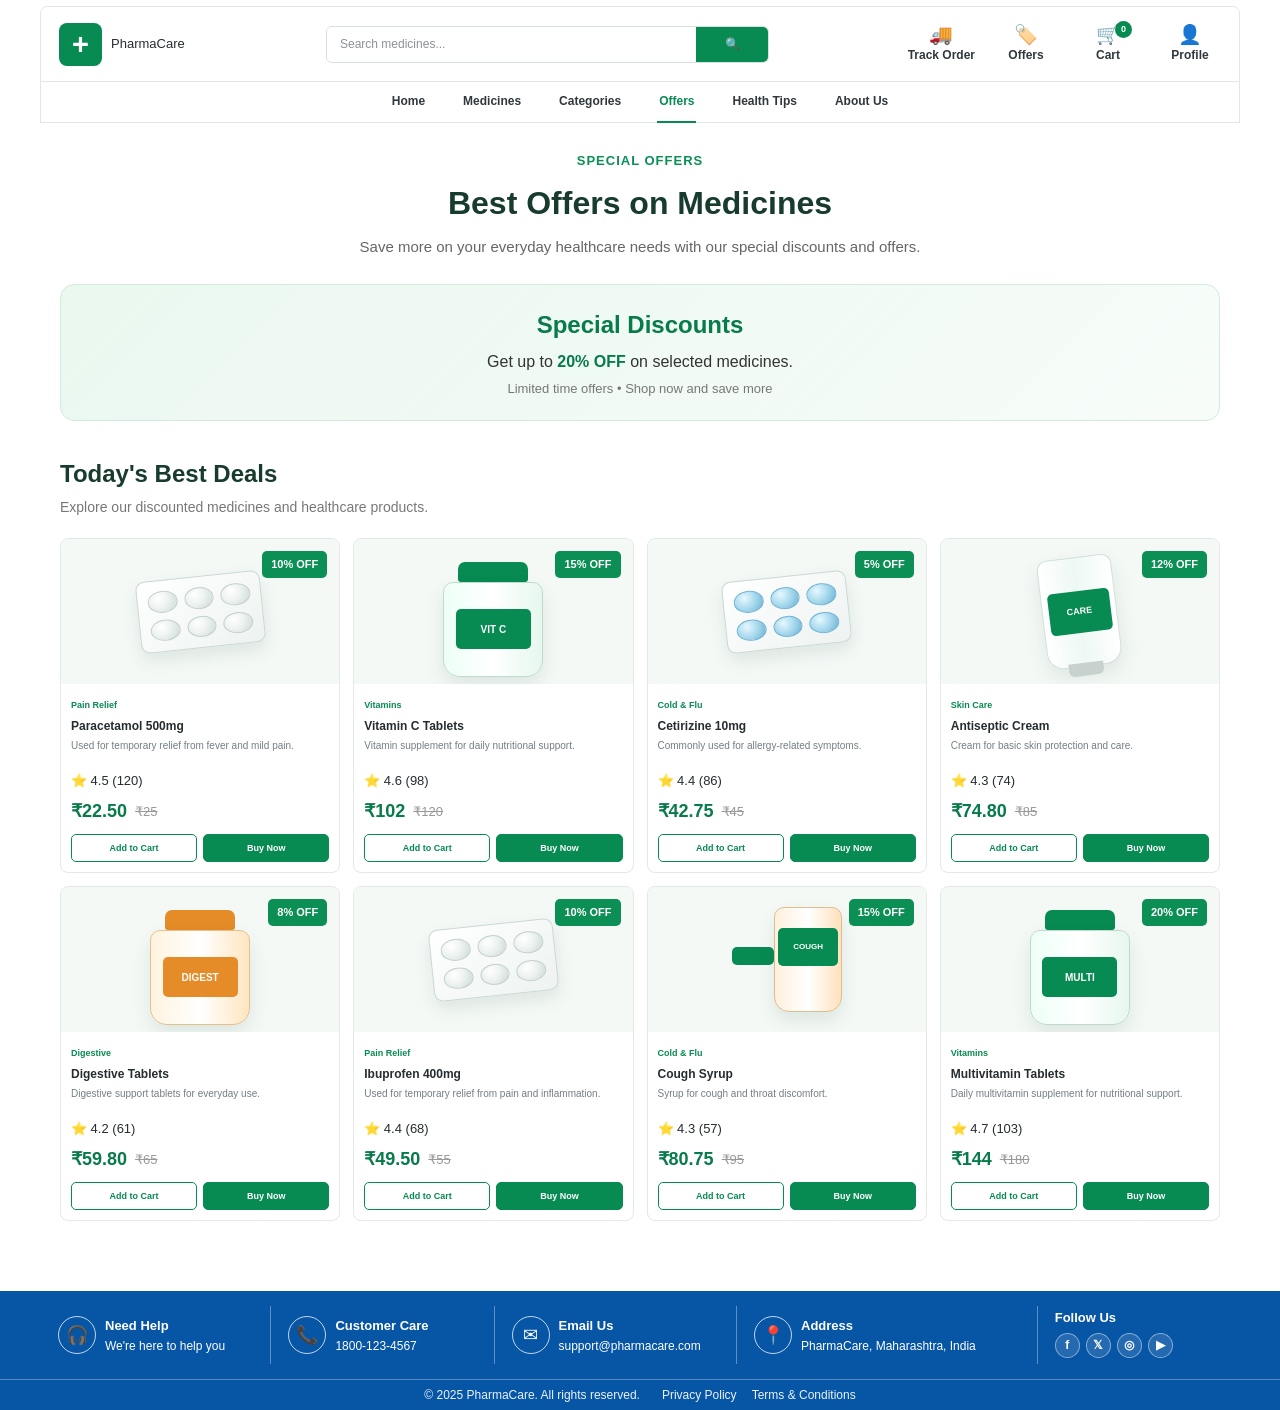
<file: frontend/pages/offers.html>
<!DOCTYPE html>
<html lang="en">
<head>
    <meta charset="UTF-8">
    <meta name="viewport" content="width=device-width, initial-scale=1.0">

    <title>Offers - PharmaCare</title>

    <!-- Common CSS -->
    <link rel="stylesheet" href="../css/style.css">
    <link rel="stylesheet" href="../css/medicines.css">

    <!-- Offers CSS -->
    <link rel="stylesheet" href="../css/offers.css">
</head>

<body>

<!-- ================= HEADER ================= -->

<header class="top-header">

    <div class="logo-area">
        <div class="logo-icon">+</div>
        <div class="logo-text">PharmaCare</div>
    </div>

    <div class="header-search">
        <input
            type="text"
            id="offerSearch"
            placeholder="Search medicines..."
        >
        <button type="button" onclick="searchOffers()">🔍</button>
    </div>

    <div class="header-actions">

        <a href="track-order.html" class="action-icon">
            <span>🚚</span>
            <small>Track Order</small>
        </a>

        <a href="offers.html" class="action-icon">
            <span>🏷️</span>
            <small>Offers</small>
        </a>

        <a href="cart.html" class="action-icon cart-icon">
            <span>🛒</span>
            <small>Cart</small>
            <b id="cartCount">0</b>
        </a>

        <a href="profile.html" class="action-icon">
            <span>👤</span>
            <small>Profile</small>
        </a>

    </div>

</header>


<!-- ================= NAVIGATION ================= -->

<nav class="main-nav">

    <a href="../index.html">Home</a>

    <a href="medicines.html">Medicines</a>

    <a href="medicines.html#categories">Categories</a>

    <a href="offers.html" class="active">Offers</a>

    <a href="../index.html#health-tips">Health Tips</a>

    <a href="../index.html#about">About Us</a>

</nav>


<!-- ================= MAIN CONTENT ================= -->

<main class="offers-page">

    <!-- Heading -->

    <section class="offers-heading">

        <div class="section-label">
            SPECIAL OFFERS
        </div>

        <h1>Best Offers on Medicines</h1>

        <p>
            Save more on your everyday healthcare needs with our
            special discounts and offers.
        </p>

    </section>


    <!-- Offer Banner -->

    <section class="offer-banner">

        <div class="offer-banner-content">

            <h2>Special Discounts</h2>

            <p>
                Get up to <strong>20% OFF</strong> on selected medicines.
            </p>

            <span>
                Limited time offers • Shop now and save more
            </span>

        </div>

    </section>


    <!-- ================= PRODUCT SECTION ================= -->

    <section class="offers-products">

        <div class="offers-section-title">

            <h2>Today's Best Deals</h2>

            <p>
                Explore our discounted medicines and healthcare products.
            </p>

        </div>


        <div class="medicine-grid offers-grid" id="offersGrid">


            <!-- ================= PRODUCT 1 ================= -->

            <div
                class="medicine-card offer-product"
                data-name="Paracetamol 500mg"
                onclick="openProduct('med001')"
            >

                <div class="discount-badge">
                    10% OFF
                </div>

                <div class="medicine-image">

                    <div class="medicine-visual tablet-visual">

                        <div class="tablet-strip">

                            <div class="tablet-pill"></div>
                            <div class="tablet-pill"></div>
                            <div class="tablet-pill"></div>
                            <div class="tablet-pill"></div>
                            <div class="tablet-pill"></div>
                            <div class="tablet-pill"></div>

                        </div>

                    </div>

                </div>


                <div class="medicine-info">

                    <span class="medicine-category">
                        Pain Relief
                    </span>

                    <h3>Paracetamol 500mg</h3>

                    <p class="medicine-description">
                        Used for temporary relief from fever and mild pain.
                    </p>

                    <div class="rating">
                        ⭐ 4.5
                        <span>(120)</span>
                    </div>

                    <div class="price-row">

                        <strong>₹22.50</strong>

                        <del>₹25</del>

                    </div>

                    <div class="medicine-actions">

                        <button
                            class="add-cart-btn"
                            onclick="event.stopPropagation(); addToCart('med001')"
                        >
                            Add to Cart
                        </button>

                        <button
                            class="buy-btn"
                            onclick="event.stopPropagation(); buyNow('med001')"
                        >
                            Buy Now
                        </button>

                    </div>

                </div>

            </div>


            <!-- ================= PRODUCT 2 ================= -->

            <div
                class="medicine-card offer-product"
                data-name="Vitamin C Tablets"
                onclick="openProduct('med002')"
            >

                <div class="discount-badge">
                    15% OFF
                </div>

                <div class="medicine-image">

                    <div class="medicine-visual bottle-visual">

                        <div class="bottle-cap"></div>

                        <div class="medicine-bottle">

                            <div class="bottle-label">
                                VIT C
                            </div>

                        </div>

                    </div>

                </div>


                <div class="medicine-info">

                    <span class="medicine-category">
                        Vitamins
                    </span>

                    <h3>Vitamin C Tablets</h3>

                    <p class="medicine-description">
                        Vitamin supplement for daily nutritional support.
                    </p>

                    <div class="rating">
                        ⭐ 4.6
                        <span>(98)</span>
                    </div>

                    <div class="price-row">

                        <strong>₹102</strong>

                        <del>₹120</del>

                    </div>

                    <div class="medicine-actions">

                        <button
                            class="add-cart-btn"
                            onclick="event.stopPropagation(); addToCart('med002')"
                        >
                            Add to Cart
                        </button>

                        <button
                            class="buy-btn"
                            onclick="event.stopPropagation(); buyNow('med002')"
                        >
                            Buy Now
                        </button>

                    </div>

                </div>

            </div>


            <!-- ================= PRODUCT 3 ================= -->

            <div
                class="medicine-card offer-product"
                data-name="Cetirizine 10mg"
                onclick="openProduct('med003')"
            >

                <div class="discount-badge">
                    5% OFF
                </div>

                <div class="medicine-image">

                    <div class="medicine-visual tablet-visual blue-tablets">

                        <div class="tablet-strip">

                            <div class="tablet-pill"></div>
                            <div class="tablet-pill"></div>
                            <div class="tablet-pill"></div>
                            <div class="tablet-pill"></div>
                            <div class="tablet-pill"></div>
                            <div class="tablet-pill"></div>

                        </div>

                    </div>

                </div>


                <div class="medicine-info">

                    <span class="medicine-category">
                        Cold & Flu
                    </span>

                    <h3>Cetirizine 10mg</h3>

                    <p class="medicine-description">
                        Commonly used for allergy-related symptoms.
                    </p>

                    <div class="rating">
                        ⭐ 4.4
                        <span>(86)</span>
                    </div>

                    <div class="price-row">

                        <strong>₹42.75</strong>

                        <del>₹45</del>

                    </div>

                    <div class="medicine-actions">

                        <button
                            class="add-cart-btn"
                            onclick="event.stopPropagation(); addToCart('med003')"
                        >
                            Add to Cart
                        </button>

                        <button
                            class="buy-btn"
                            onclick="event.stopPropagation(); buyNow('med003')"
                        >
                            Buy Now
                        </button>

                    </div>

                </div>

            </div>


            <!-- ================= PRODUCT 4 ================= -->

            <div
                class="medicine-card offer-product"
                data-name="Antiseptic Cream"
                onclick="openProduct('med004')"
            >

                <div class="discount-badge">
                    12% OFF
                </div>

                <div class="medicine-image">

                    <div class="medicine-visual cream-visual">

                        <div class="cream-tube">

                            <div class="cream-label">
                                CARE
                            </div>

                        </div>

                    </div>

                </div>


                <div class="medicine-info">

                    <span class="medicine-category">
                        Skin Care
                    </span>

                    <h3>Antiseptic Cream</h3>

                    <p class="medicine-description">
                        Cream for basic skin protection and care.
                    </p>

                    <div class="rating">
                        ⭐ 4.3
                        <span>(74)</span>
                    </div>

                    <div class="price-row">

                        <strong>₹74.80</strong>

                        <del>₹85</del>

                    </div>

                    <div class="medicine-actions">

                        <button
                            class="add-cart-btn"
                            onclick="event.stopPropagation(); addToCart('med004')"
                        >
                            Add to Cart
                        </button>

                        <button
                            class="buy-btn"
                            onclick="event.stopPropagation(); buyNow('med004')"
                        >
                            Buy Now
                        </button>

                    </div>

                </div>

            </div>


            <!-- ================= PRODUCT 5 ================= -->

            <div
                class="medicine-card offer-product"
                data-name="Digestive Tablets"
                onclick="openProduct('med005')"
            >

                <div class="discount-badge">
                    8% OFF
                </div>

                <div class="medicine-image">

                    <div class="medicine-visual bottle-visual orange-bottle">

                        <div class="bottle-cap"></div>

                        <div class="medicine-bottle">

                            <div class="bottle-label">
                                DIGEST
                            </div>

                        </div>

                    </div>

                </div>


                <div class="medicine-info">

                    <span class="medicine-category">
                        Digestive
                    </span>

                    <h3>Digestive Tablets</h3>

                    <p class="medicine-description">
                        Digestive support tablets for everyday use.
                    </p>

                    <div class="rating">
                        ⭐ 4.2
                        <span>(61)</span>
                    </div>

                    <div class="price-row">

                        <strong>₹59.80</strong>

                        <del>₹65</del>

                    </div>

                    <div class="medicine-actions">

                        <button
                            class="add-cart-btn"
                            onclick="event.stopPropagation(); addToCart('med005')"
                        >
                            Add to Cart
                        </button>

                        <button
                            class="buy-btn"
                            onclick="event.stopPropagation(); buyNow('med005')"
                        >
                            Buy Now
                        </button>

                    </div>

                </div>

            </div>


            <!-- ================= PRODUCT 6 ================= -->

            <div
                class="medicine-card offer-product"
                data-name="Ibuprofen 400mg"
                onclick="openProduct('med006')"
            >

                <div class="discount-badge">
                    10% OFF
                </div>

                <div class="medicine-image">

                    <div class="medicine-visual tablet-visual">

                        <div class="tablet-strip">

                            <div class="tablet-pill"></div>
                            <div class="tablet-pill"></div>
                            <div class="tablet-pill"></div>
                            <div class="tablet-pill"></div>
                            <div class="tablet-pill"></div>
                            <div class="tablet-pill"></div>

                        </div>

                    </div>

                </div>


                <div class="medicine-info">

                    <span class="medicine-category">
                        Pain Relief
                    </span>

                    <h3>Ibuprofen 400mg</h3>

                    <p class="medicine-description">
                        Used for temporary relief from pain and inflammation.
                    </p>

                    <div class="rating">
                        ⭐ 4.4
                        <span>(68)</span>
                    </div>

                    <div class="price-row">

                        <strong>₹49.50</strong>

                        <del>₹55</del>

                    </div>

                    <div class="medicine-actions">

                        <button
                            class="add-cart-btn"
                            onclick="event.stopPropagation(); addToCart('med006')"
                        >
                            Add to Cart
                        </button>

                        <button
                            class="buy-btn"
                            onclick="event.stopPropagation(); buyNow('med006')"
                        >
                            Buy Now
                        </button>

                    </div>

                </div>

            </div>


            <!-- ================= PRODUCT 7 ================= -->

            <div
                class="medicine-card offer-product"
                data-name="Cough Syrup"
                onclick="openProduct('med007')"
            >

                <div class="discount-badge">
                    15% OFF
                </div>

                <div class="medicine-image">

                    <div class="medicine-visual syrup-visual">

                        <div class="syrup-cap"></div>

                        <div class="syrup-bottle">

                            <div class="syrup-label">
                                COUGH
                            </div>

                        </div>

                    </div>

                </div>


                <div class="medicine-info">

                    <span class="medicine-category">
                        Cold & Flu
                    </span>

                    <h3>Cough Syrup</h3>

                    <p class="medicine-description">
                        Syrup for cough and throat discomfort.
                    </p>

                    <div class="rating">
                        ⭐ 4.3
                        <span>(57)</span>
                    </div>

                    <div class="price-row">

                        <strong>₹80.75</strong>

                        <del>₹95</del>

                    </div>

                    <div class="medicine-actions">

                        <button
                            class="add-cart-btn"
                            onclick="event.stopPropagation(); addToCart('med007')"
                        >
                            Add to Cart
                        </button>

                        <button
                            class="buy-btn"
                            onclick="event.stopPropagation(); buyNow('med007')"
                        >
                            Buy Now
                        </button>

                    </div>

                </div>

            </div>


            <!-- ================= PRODUCT 8 ================= -->

            <div
                class="medicine-card offer-product"
                data-name="Multivitamin Tablets"
                onclick="openProduct('med008')"
            >

                <div class="discount-badge">
                    20% OFF
                </div>

                <div class="medicine-image">

                    <div class="medicine-visual bottle-visual">

                        <div class="bottle-cap"></div>

                        <div class="medicine-bottle">

                            <div class="bottle-label">
                                MULTI
                            </div>

                        </div>

                    </div>

                </div>


                <div class="medicine-info">

                    <span class="medicine-category">
                        Vitamins
                    </span>

                    <h3>Multivitamin Tablets</h3>

                    <p class="medicine-description">
                        Daily multivitamin supplement for nutritional support.
                    </p>

                    <div class="rating">
                        ⭐ 4.7
                        <span>(103)</span>
                    </div>

                    <div class="price-row">

                        <strong>₹144</strong>

                        <del>₹180</del>

                    </div>

                    <div class="medicine-actions">

                        <button
                            class="add-cart-btn"
                            onclick="event.stopPropagation(); addToCart('med008')"
                        >
                            Add to Cart
                        </button>

                        <button
                            class="buy-btn"
                            onclick="event.stopPropagation(); buyNow('med008')"
                        >
                            Buy Now
                        </button>

                    </div>

                </div>

            </div>

        </div>

    </section>

</main>


<!-- ================= FOOTER ================= -->

<footer class="site-footer">

    <div class="footer-main">

        <div class="footer-block">

            <div class="footer-icon">🎧</div>

            <div>
                <h3>Need Help</h3>
                <p>We're here to help you</p>
            </div>

        </div>


        <div class="footer-block">

            <div class="footer-icon">📞</div>

            <div>
                <h3>Customer Care</h3>
                <p>1800-123-4567</p>
            </div>

        </div>


        <div class="footer-block">

            <div class="footer-icon">✉</div>

            <div>
                <h3>Email Us</h3>
                <p>support@pharmacare.com</p>
            </div>

        </div>


        <div class="footer-block">

            <div class="footer-icon">📍</div>

            <div>
                <h3>Address</h3>
                <p>PharmaCare, Maharashtra, India</p>
            </div>

        </div>


        <div class="footer-block footer-follow">

            <div>

                <h3>Follow Us</h3>

                <div class="social-icons">

                    <span>f</span>
                    <span>𝕏</span>
                    <span>◎</span>
                    <span>▶</span>

                </div>

            </div>

        </div>

    </div>


    <div class="footer-bottom">

        <p>
            © 2025 PharmaCare. All rights reserved.
        </p>

        <div class="footer-bottom-links">

            <a href="#">Privacy Policy</a>
            <a href="#">Terms & Conditions</a>

        </div>

    </div>

</footer>


<!-- ================= JAVASCRIPT ================= -->

<script src="../js/offers.js"></script>

</body>
</html>
</file>
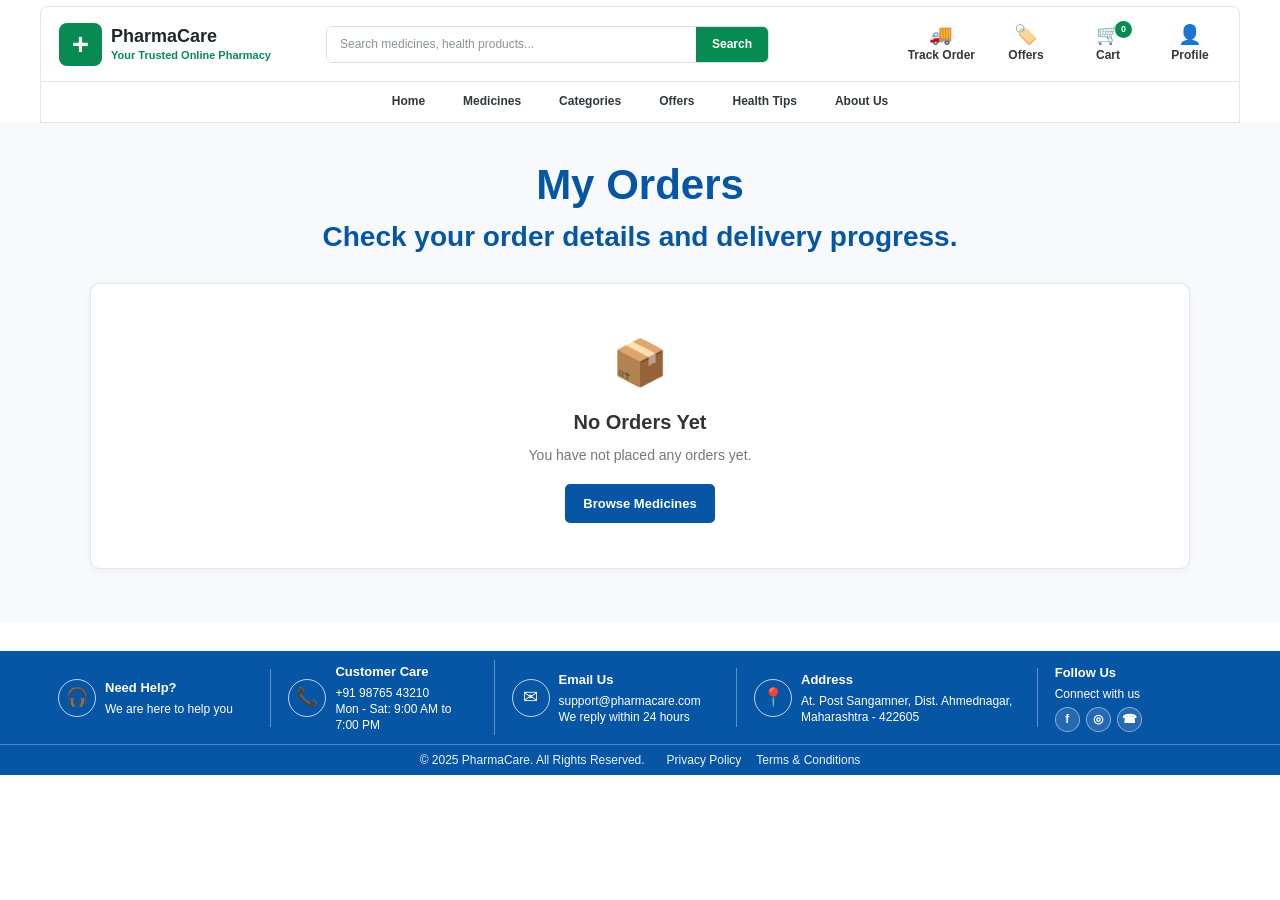
<file: frontend/pages/orders.html>
<!DOCTYPE html>
<html lang="en">

<head>

    <meta charset="UTF-8">

    <meta
        name="viewport"
        content="width=device-width, initial-scale=1.0">

    <title>My Orders - PharmaCare</title>

    <!-- Common CSS -->
    <link
        rel="stylesheet"
        href="../css/style.css">

    <!-- Orders CSS -->
    <link
        rel="stylesheet"
        href="../css/orders.css">

</head>


<body>


<!-- =====================================================
     TOP HEADER
===================================================== -->

<header class="top-header">


    <!-- LOGO -->

    <div class="logo-area">

        <div class="logo-icon">
            +
        </div>

        <div class="logo-text">

            <h2>
                PharmaCare
            </h2>

            <p>
                Your Trusted Online Pharmacy
            </p>

        </div>

    </div>


    <!-- SEARCH -->

    <div class="header-search">

        <input
            type="text"
            id="ordersSearch"
            placeholder="Search medicines, health products...">

        <button
            type="button"
            onclick="searchFromOrders()">

            Search

        </button>

    </div>


    <!-- HEADER ACTIONS -->

    <div class="header-actions">


        <!-- Track Order -->

        <a
            href="track-order.html"
            class="action-icon">

            <span>
                🚚
            </span>

            <small>
                Track Order
            </small>

        </a>


        <!-- Offers -->

        <a
            href="../index.html#offers"
            class="action-icon">

            <span>
                🏷️
            </span>

            <small>
                Offers
            </small>

        </a>


        <!-- Cart -->

        <a
            href="cart.html"
            class="action-icon cart-icon">

            <span>
                🛒
            </span>

            <small>
                Cart
            </small>

            <b id="cartCount">
                0
            </b>

        </a>


        <!-- Profile -->

        <a
            href="profile.html"
            class="action-icon">

            <span>
                👤
            </span>

            <small>
                Profile
            </small>

        </a>


    </div>

</header>



<!-- =====================================================
     MAIN NAVIGATION
===================================================== -->

<nav class="main-nav">

    <a href="../index.html">
        Home
    </a>

    <a href="medicines.html">
        Medicines
    </a>

    <a href="../index.html#categories">
        Categories
    </a>

    <a href="../index.html#offers">
        Offers
    </a>

    <a href="../index.html#health-tips">
        Health Tips
    </a>

    <a href="../index.html#about">
        About Us
    </a>

</nav>



<!-- =====================================================
     ORDERS PAGE
===================================================== -->

<main class="orders-page">

    <div class="orders-container">


        <!-- PAGE TITLE -->

        <div class="orders-title">

            <h2>
               My Orders
            </h2>

            <p>
                Check your order details and delivery progress.
            </p>

        </div>


        <!-- EMPTY ORDERS -->

        <div
            id="emptyOrders"
            class="empty-orders"
            style="display: none;">

            <div class="empty-orders-icon">
                📦
            </div>

            <h3>
                No Orders Yet
            </h3>

            <p>
                You have not placed any orders yet.
            </p>

            <a
                href="medicines.html"
                class="primary-btn">

                Browse Medicines

            </a>

        </div>


        <!-- ORDERS LIST -->

        <div id="ordersList"></div>


    </div>

</main>



<!-- =====================================================
     FOOTER
===================================================== -->

<footer class="site-footer">


    <div class="footer-main">


        <!-- NEED HELP -->

        <div class="footer-block">

            <div class="footer-icon">
                🎧
            </div>

            <div>

                <h3>
                    Need Help?
                </h3>

                <p>
                    We are here to help you
                </p>

            </div>

        </div>


        <!-- CUSTOMER CARE -->

        <div class="footer-block">

            <div class="footer-icon">
                📞
            </div>

            <div>

                <h3>
                    Customer Care
                </h3>

                <p>
                    +91 98765 43210
                </p>

                <p>
                    Mon - Sat: 9:00 AM to 7:00 PM
                </p>

            </div>

        </div>


        <!-- EMAIL -->

        <div class="footer-block">

            <div class="footer-icon">
                ✉
            </div>

            <div>

                <h3>
                    Email Us
                </h3>

                <p>
                    support@pharmacare.com
                </p>

                <p>
                    We reply within 24 hours
                </p>

            </div>

        </div>


        <!-- ADDRESS -->

        <div class="footer-block">

            <div class="footer-icon">
                📍
            </div>

            <div>

                <h3>
                    Address
                </h3>

                <p>
                    At. Post Sangamner, Dist. Ahmednagar,
                    Maharashtra - 422605
                </p>

            </div>

        </div>


        <!-- FOLLOW US -->

        <div class="footer-block footer-follow">

            <h3>
                Follow Us
            </h3>

            <p>
                Connect with us
            </p>

            <div class="social-icons">

                <span>
                    f
                </span>

                <span>
                    ◎
                </span>

                <span>
                    ☎
                </span>

            </div>

        </div>


    </div>


    <!-- FOOTER BOTTOM -->

    <div class="footer-bottom">

        <p>
            © 2025 PharmaCare. All Rights Reserved.
        </p>

        <div class="footer-bottom-links">

            <a href="#">
                Privacy Policy
            </a>

            <a href="#">
                Terms &amp; Conditions
            </a>

        </div>

    </div>


</footer>



<!-- =====================================================
     JAVASCRIPT
===================================================== -->

<script src="../js/main.js"></script>

<script src="../js/orders.js"></script>


</body>

</html>
</file>
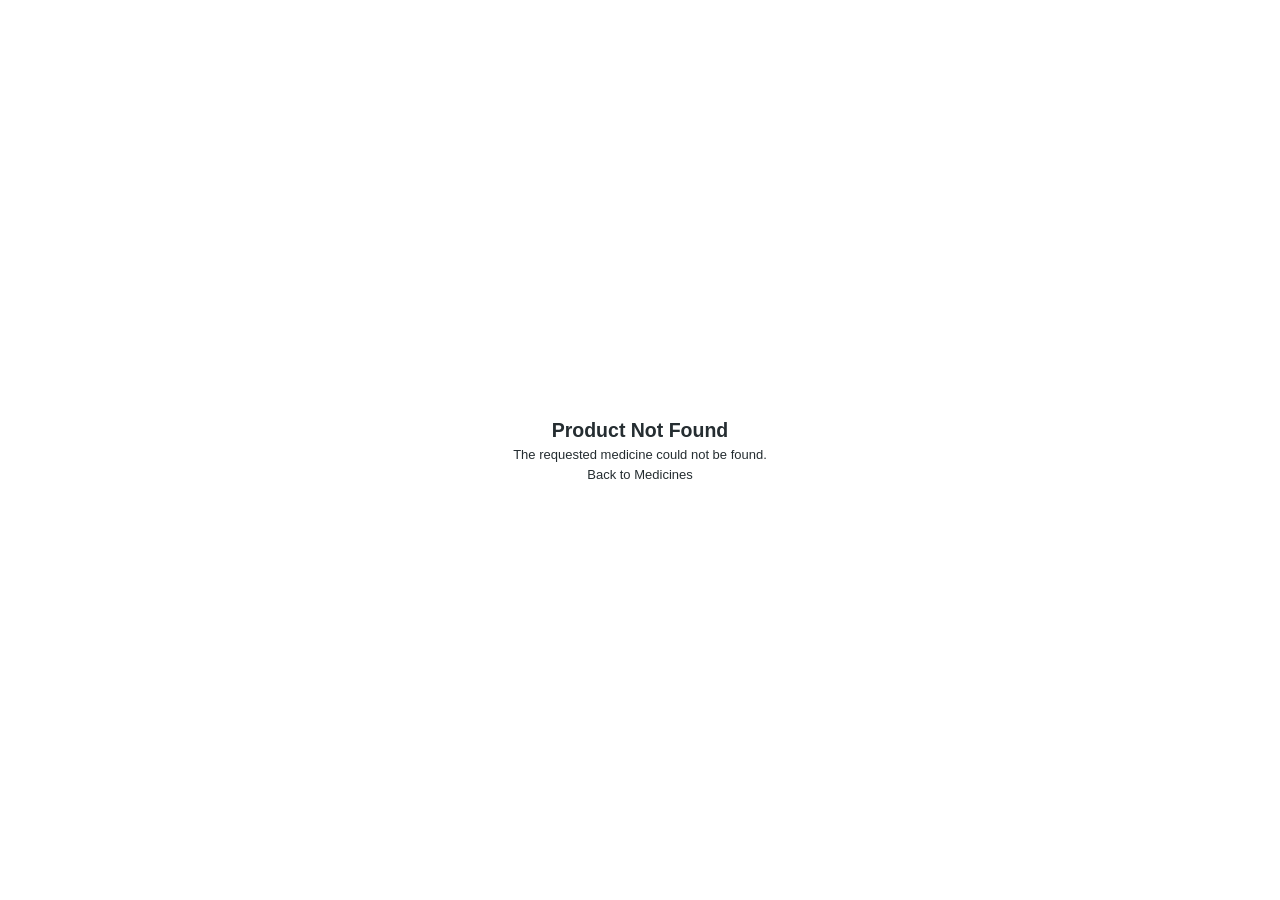
<file: frontend/pages/product-details.html>
<!DOCTYPE html>
<html lang="en">

<head>

    <meta charset="UTF-8">

    <meta name="viewport" content="width=device-width, initial-scale=1.0">

    <title>Product Details - PharmaCare</title>

    <link rel="stylesheet" href="../css/style.css">
    <link rel="stylesheet" href="../css/product-details.css">

</head>

<body>

<!-- =========================================================
     HEADER - SAME AS INDEX
========================================================= -->

<header>

    <div class="top-header">

        <div class="logo-area">

            <div class="logo-icon">+</div>

            <div class="logo-text">
                <h2>PharmaCare</h2>
                <p>Your Trusted Online Pharmacy</p>
            </div>

        </div>


        <div class="header-search">

            <input
                type="text"
                id="productSearch"
                placeholder="Search medicines, health products..."
            >

            <button type="button" id="searchButton">
                Search
            </button>

        </div>


        <div class="header-actions">

            <a href="track-order.html" class="action-icon">
                <span>🚚</span>
                <small>Track Order</small>
            </a>

            <a href="offers.html" class="action-icon">
                <span>🏷️</span>
                <small>Offers</small>
            </a>

            <a href="cart.html" class="action-icon cart-icon">
                <span>🛒</span>
                <small>Cart</small>
                <b id="cartCount">0</b>
            </a>

            <a href="profile.html" class="action-icon">
                <span>👤</span>
                <small>Profile</small>
            </a>

        </div>

    </div>


    <nav class="main-nav">

        <a href="../index.html">
            Home
        </a>

        <a href="medicines.html" class="active">
            Medicines
        </a>

        <a href="medicines.html#categories">
            Categories
        </a>

        <a href="offers.html">
            Offers
        </a>

        <a href="health-tips.html">
            Health Tips
        </a>

        <a href="../index.html#about">
            About Us
        </a>

    </nav>

</header>


<!-- =========================================================
     MAIN
========================================================= -->

<main class="product-page">

    <div class="breadcrumb">

        <a href="../index.html">Home</a>

        <span>›</span>

        <a href="medicines.html">Medicines</a>

        <span>›</span>

        <span id="breadcrumbProduct">
            Product
        </span>

    </div>


    <section class="product-details-card">


        <!-- =================================================
             LEFT - MEDICINE VISUAL
        ================================================== -->

        <div class="product-left">

            <div
                class="product-image"
                id="productVisual"
            >

                <!-- JavaScript will insert medicine visual here -->

            </div>

        </div>


        <!-- =================================================
             RIGHT - PRODUCT INFORMATION
        ================================================== -->

        <div class="product-right">

            <span
                class="product-category"
                id="productCategory"
            >
                Category
            </span>


            <h1 id="productName">
                Product Name
            </h1>


            <!-- =========================
                 RATING AND REVIEWS
            ========================== -->

            <div class="product-rating">

                <strong id="productRating">
                    ★ 4.5
                </strong>

                <span id="productReviews">
                    120 Reviews
                </span>

            </div>


            <!-- PRICE -->

            <div class="product-price-section">

                <div class="price-row">

                    <strong
                        class="product-current-price"
                        id="productPrice"
                    >
                        ₹0
                    </strong>

                    <span
                        class="product-mrp"
                        id="productMrp"
                    >
                        ₹0
                    </span>

                    <span
                        class="product-discount"
                        id="productDiscount"
                    >
                        0% OFF
                    </span>

                </div>

                <small>
                    Inclusive of all taxes
                </small>

            </div>


            <hr>


            <!-- DESCRIPTION -->

            <div class="product-description">

                <h3>
                    Product Description
                </h3>

                <p id="productDescription">
                    Product description
                </p>

            </div>


            <!-- QUANTITY -->

            <div class="quantity-section">

                <strong>
                    Quantity
                </strong>

                <div class="quantity-control">

                    <button
                        type="button"
                        id="minusBtn"
                    >
                        −
                    </button>

                    <input
                        type="number"
                        id="quantity"
                        value="1"
                        min="1"
                        max="10"
                    >

                    <button
                        type="button"
                        id="plusBtn"
                    >
                        +
                    </button>

                </div>

            </div>


            <!-- BUTTONS -->

            <div class="product-actions">

                <button
                    type="button"
                    class="add-cart-btn"
                    id="addToCartBtn"
                >
                    🛒 Add to Cart
                </button>


                <button
                    type="button"
                    class="buy-now-btn"
                    id="buyNowBtn"
                >
                    ⚡ Buy Now
                </button>

            </div>

        </div>

    </section>


    <!-- =====================================================
         RELATED PRODUCTS
    ====================================================== -->

    <section class="related-section">

        <div class="related-heading">

            <h2>
                More Medicines
            </h2>

            <p>
                Explore our other healthcare products
            </p>

        </div>


        <div
            class="related-grid"
            id="relatedProducts"
        >

            <!-- JavaScript loads all 8 products -->

        </div>

    </section>

</main>


<!-- =========================================================
     FOOTER - SAME STYLE AS INDEX
========================================================= -->

<footer class="site-footer">

    <div class="footer-main">

        <div class="footer-block">

            <div class="footer-icon">
                🎧
            </div>

            <div>
                <h3>Need Help?</h3>

                <p>
                    We are here to help you
                </p>
            </div>

        </div>


        <div class="footer-block">

            <div class="footer-icon">
                📞
            </div>

            <div>

                <h3>Customer Care</h3>

                <p>
                    +91 98765 43210
                </p>

                <p>
                    Mon - Sat: 9:00 AM to 7:00 PM
                </p>

            </div>

        </div>


        <div class="footer-block">

            <div class="footer-icon">
                ✉
            </div>

            <div>

                <h3>Email Us</h3>

                <p>
                    support@pharmacare.com
                </p>

                <p>
                    We reply within 24 hours
                </p>

            </div>

        </div>


        <div class="footer-block">

            <div class="footer-icon">
                📍
            </div>

            <div>

                <h3>Address</h3>

                <p>
                    At. Post Sangamner, Dist. Ahmednagar,
                    Maharashtra - 422605
                </p>

            </div>

        </div>


        <div class="footer-block footer-follow">

            <h3>
                Follow Us
            </h3>

            <p>
                Connect with us
            </p>

            <div class="social-icons">

                <span>f</span>
                <span>◎</span>
                <span>☎</span>

            </div>

        </div>

    </div>


    <div class="footer-bottom">

        <p>
            © 2025 PharmaCare. All Rights Reserved.
        </p>

        <div class="footer-bottom-links">

            <a href="#">
                Privacy Policy
            </a>

            <a href="#">
                Terms &amp; Conditions
            </a>

        </div>

    </div>

</footer>


<script src="../js/product-details.js"></script>

</body>

</html>
</file>
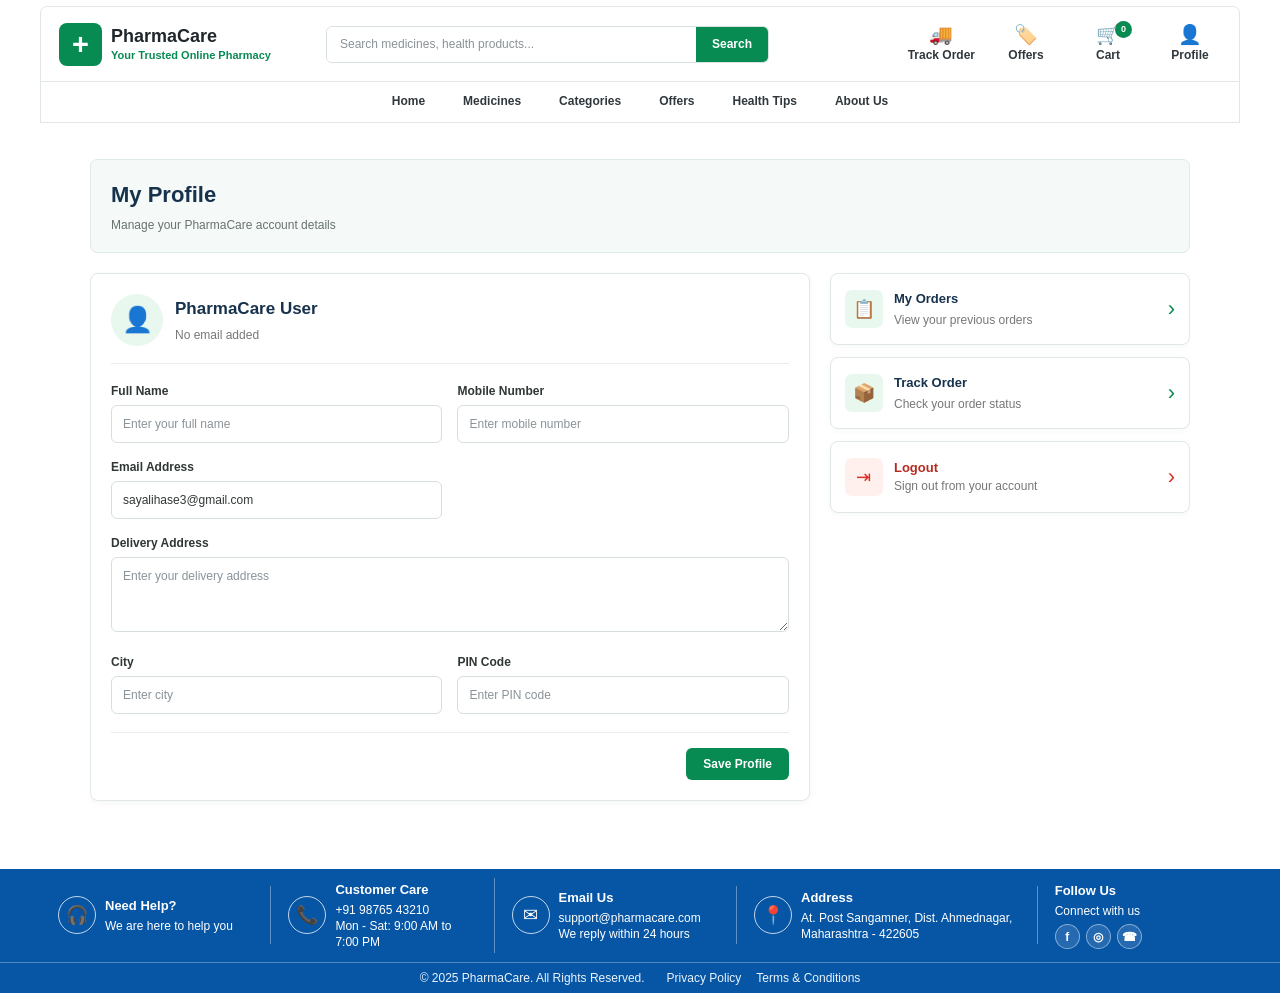
<file: frontend/pages/profile.html>
<!DOCTYPE html>
<html lang="en">

<head>

    <meta charset="UTF-8">

    <meta name="viewport" content="width=device-width, initial-scale=1.0">

    <title>My Profile - PharmaCare</title>

    <link rel="stylesheet" href="../css/style.css">

    <link rel="stylesheet" href="../css/profile.css">

</head>


<body>


<!-- =====================================================
     HEADER
===================================================== -->

<header class="top-header">

    <div class="logo-area">

        <div class="logo-icon">
            +
        </div>

        <div class="logo-text">

            <h2>
                PharmaCare
            </h2>

            <p>
                Your Trusted Online Pharmacy
            </p>

        </div>

    </div>


    <!-- SEARCH -->

    <div class="header-search">

        <input
            type="text"
            id="profileSearch"
            placeholder="Search medicines, health products..."
        >

        <button
            type="button"
            onclick="searchFromProfile()"
        >
            Search
        </button>

    </div>


    <!-- HEADER ACTIONS -->

    <div class="header-actions">

        <a
            href="track-order.html"
            class="action-icon"
        >
            <span>🚚</span>
            <small>Track Order</small>
        </a>


        <a
            href="../index.html#offers"
            class="action-icon"
        >
            <span>🏷️</span>
            <small>Offers</small>
        </a>


        <a
            href="cart.html"
            class="action-icon cart-icon"
        >
            <span>🛒</span>
            <small>Cart</small>
            <b id="cartCount">0</b>
        </a>


        <a
            href="profile.html"
            class="action-icon"
        >
            <span>👤</span>
            <small>Profile</small>
        </a>

    </div>

</header>



<!-- =====================================================
     NAVBAR
===================================================== -->

<nav class="main-nav">

    <a href="../index.html">
        Home
    </a>

    <a href="medicines.html">
        Medicines
    </a>

    <a href="../index.html#categories">
        Categories
    </a>

    <a href="../index.html#offers">
        Offers
    </a>

    <a href="../index.html#health-tips">
        Health Tips
    </a>

    <a href="../index.html#about">
        About Us
    </a>

</nav>



<!-- =====================================================
     PROFILE PAGE
===================================================== -->

<main class="profile-page">


    <!-- PAGE TITLE -->

    <section class="page-header">

        <div>

            <h1>
                My Profile
            </h1>

            <p>
                Manage your PharmaCare account details
            </p>

        </div>

    </section>



    <!-- PROFILE CONTAINER -->

    <section class="profile-container">


        <!-- =================================================
             USER INFORMATION
        ================================================= -->

        <div class="profile-card">


            <!-- USER HEADER -->

            <div class="profile-user">

                <div class="profile-avatar">
                    👤
                </div>


                <div>

                    <h2>
                        PharmaCare User
                    </h2>

                    <p id="profileEmail">
                        sayalihase3@gmail.com
                    </p>

                </div>

            </div>



            <!-- PROFILE FORM -->

            <form id="profileForm">


                <div class="profile-form-grid">


                    <!-- FULL NAME -->

                    <div class="form-group">

                        <label for="fullName">
                            Full Name
                        </label>

                        <input
                            type="text"
                            id="fullName"
                            placeholder="Enter your full name"
                        >

                    </div>



                    <!-- MOBILE -->

                    <div class="form-group">

                        <label for="mobileNumber">
                            Mobile Number
                        </label>

                        <input
                            type="tel"
                            id="mobileNumber"
                            placeholder="Enter mobile number"
                        >

                    </div>



                    <!-- EMAIL -->

                    <div class="form-group">

                        <label for="emailAddress">
                            Email Address
                        </label>

                        <input
                            type="email"
                            id="emailAddress"
                            value="sayalihase3@gmail.com"
                            placeholder="Enter email address"
                        >

                    </div>



                    <!-- ADDRESS -->

                    <div class="form-group full-width">

                        <label for="deliveryAddress">
                            Delivery Address
                        </label>

                        <textarea
                            id="deliveryAddress"
                            rows="3"
                            placeholder="Enter your delivery address"
                        ></textarea>

                    </div>



                    <!-- CITY -->

                    <div class="form-group">

                        <label for="city">
                            City
                        </label>

                        <input
                            type="text"
                            id="city"
                            placeholder="Enter city"
                        >

                    </div>



                    <!-- PIN CODE -->

                    <div class="form-group">

                        <label for="pinCode">
                            PIN Code
                        </label>

                        <input
                            type="text"
                            id="pinCode"
                            placeholder="Enter PIN code"
                        >

                    </div>


                </div>



                <!-- SAVE BUTTON -->

                <div class="profile-save">

                    <button
                        type="submit"
                        class="primary-btn"
                    >
                        Save Profile
                    </button>

                </div>


            </form>

        </div>



        <!-- =================================================
             PROFILE OPTIONS
        ================================================= -->

        <div class="profile-options">


            <!-- MY ORDERS -->

            <a
                href="orders.html"
                class="profile-option-card"
            >

                <div class="option-icon">
                    📋
                </div>


                <div class="option-content">

                    <h3>
                        My Orders
                    </h3>

                    <p>
                        View your previous orders
                    </p>

                </div>


                <div class="option-arrow">
                    ›
                </div>

            </a>



            <!-- TRACK ORDER -->

            <a
                href="track-order.html"
                class="profile-option-card"
            >

                <div class="option-icon">
                    📦
                </div>


                <div class="option-content">

                    <h3>
                        Track Order
                    </h3>

                    <p>
                        Check your order status
                    </p>

                </div>


                <div class="option-arrow">
                    ›
                </div>

            </a>



            <!-- LOGOUT -->

            <button
                type="button"
                class="profile-option-card logout-card"
                onclick="logoutUser()"
            >

                <div class="option-icon">
                    ⇥
                </div>


                <div class="option-content">

                    <h3>
                        Logout
                    </h3>

                    <p>
                        Sign out from your account
                    </p>

                </div>


                <div class="option-arrow">
                    ›
                </div>

            </button>


        </div>


    </section>


</main>



<!-- =====================================================
     FOOTER
===================================================== -->

<footer class="site-footer">

    <div class="footer-main">


        <!-- NEED HELP -->

        <div class="footer-block">

            <div class="footer-icon">
                🎧
            </div>

            <div>

                <h3>
                    Need Help?
                </h3>

                <p>
                    We are here to help you
                </p>

            </div>

        </div>



        <!-- CUSTOMER CARE -->

        <div class="footer-block">

            <div class="footer-icon">
                📞
            </div>

            <div>

                <h3>
                    Customer Care
                </h3>

                <p>
                    +91 98765 43210
                </p>

                <p>
                    Mon - Sat: 9:00 AM to 7:00 PM
                </p>

            </div>

        </div>



        <!-- EMAIL -->

        <div class="footer-block">

            <div class="footer-icon">
                ✉
            </div>

            <div>

                <h3>
                    Email Us
                </h3>

                <p>
                    support@pharmacare.com
                </p>

                <p>
                    We reply within 24 hours
                </p>

            </div>

        </div>



        <!-- ADDRESS -->

        <div class="footer-block">

            <div class="footer-icon">
                📍
            </div>

            <div>

                <h3>
                    Address
                </h3>

                <p>
                    At. Post Sangamner, Dist. Ahmednagar,
                    Maharashtra - 422605
                </p>

            </div>

        </div>



        <!-- FOLLOW US -->

        <div class="footer-block footer-follow">

            <h3>
                Follow Us
            </h3>

            <p>
                Connect with us
            </p>

            <div class="social-icons">

                <span>
                    f
                </span>

                <span>
                    ◎
                </span>

                <span>
                    ☎
                </span>

            </div>

        </div>


    </div>



    <!-- FOOTER BOTTOM -->

    <div class="footer-bottom">

        <p>
            © 2025 PharmaCare. All Rights Reserved.
        </p>

        <div class="footer-bottom-links">

            <a href="#">
                Privacy Policy
            </a>

            <a href="#">
                Terms &amp; Conditions
            </a>

        </div>

    </div>

</footer>



<!-- =====================================================
     JAVASCRIPT
===================================================== -->

<script src="../js/main.js"></script>

<script src="../js/profile.js"></script>


<script>

function searchFromProfile() {

    const input =
        document.getElementById("profileSearch");

    if (!input) {
        return;
    }

    const value =
        input.value.trim();

    if (value === "") {

        alert("Please enter a medicine name.");

        return;
    }

    localStorage.setItem(
        "searchMedicine",
        value
    );

    window.location.href =
        "medicines.html?search=" +
        encodeURIComponent(value);
}


function logoutUser() {

    localStorage.removeItem("pharmaLoggedIn");

    localStorage.removeItem("pharmaUser");

    window.location.href = "login.html";

}

</script>


</body>

</html>
</file>
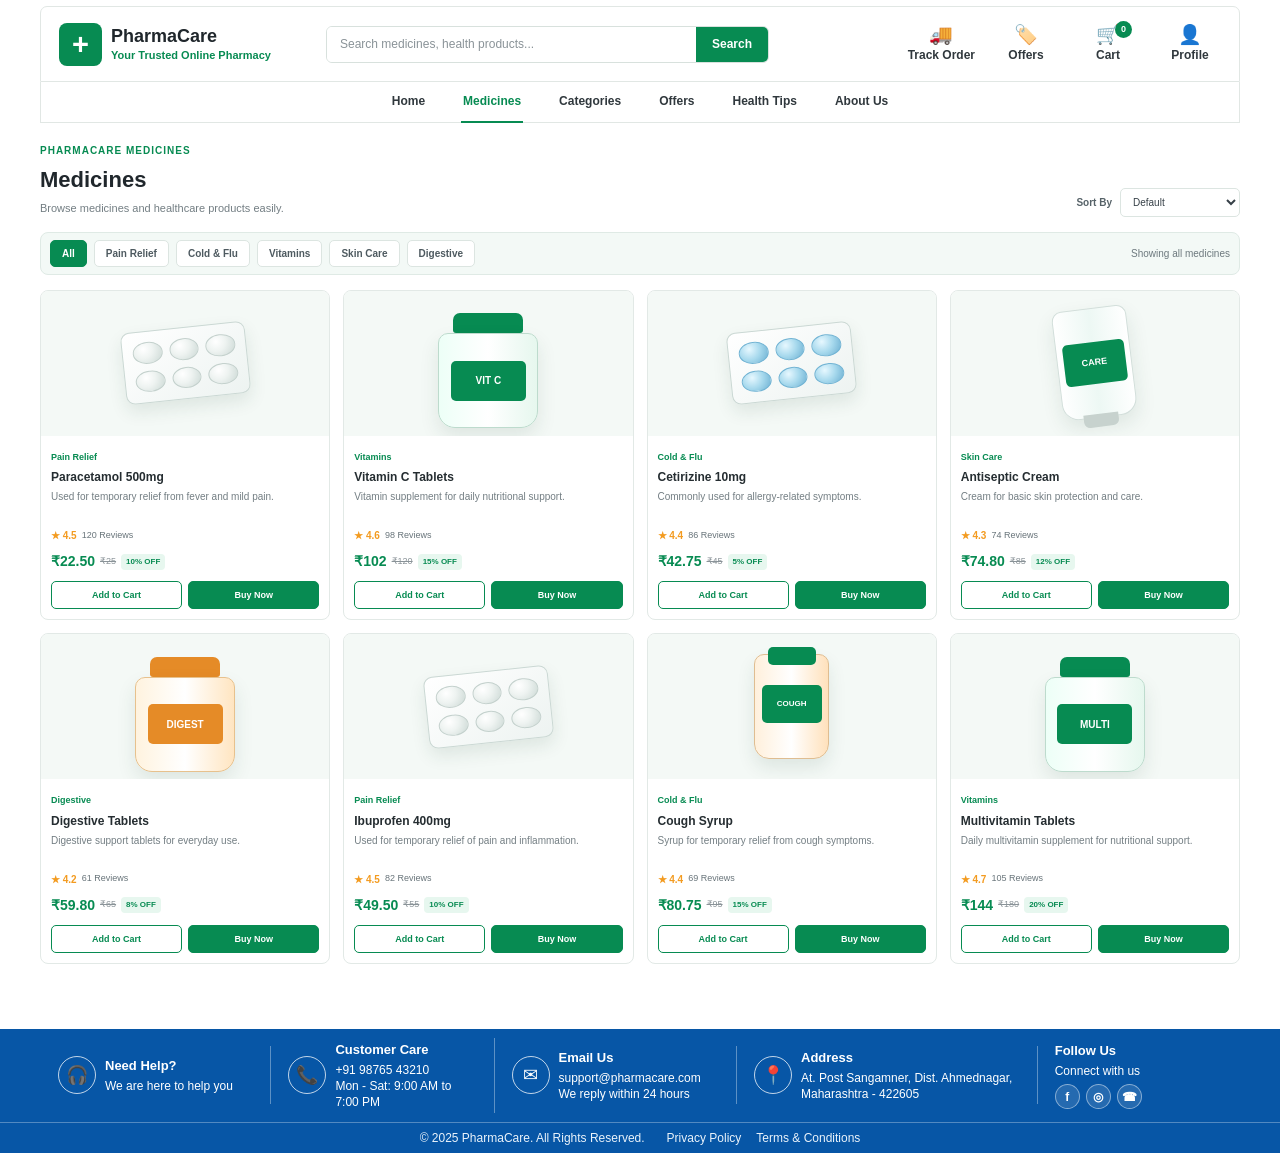
<file: frontend/pages/receipt.html>
<!DOCTYPE html>
<html lang="en">

<head>
    <meta charset="UTF-8">
    <meta name="viewport" content="width=device-width, initial-scale=1.0">

    <title>Payment Receipt - PharmaCare</title>

    <link rel="stylesheet" href="../css/style.css">
    <link rel="stylesheet" href="../css/receipt.css">
</head>

<body>

<main>

    <!-- ================= HEADER ================= -->

    <header class="top-header">

        <div class="logo-area">

            <div class="logo-icon">
                P
            </div>

            <div class="logo-text">
                <h2>PharmaCare</h2>
                <p>Your Trusted Online Pharmacy</p>
            </div>

        </div>


        <div class="header-search">

            <input
                type="text"
                id="receiptSearch"
                placeholder="Search medicines..."
            >

            <button type="button" onclick="searchFromReceipt()">
                Search
            </button>

        </div>


        <div class="header-actions">

            <a href="track-order.html" class="action-icon">

                <span>🚚</span>

                <small>Track Order</small>

            </a>


           <a href="../index.html#offers" class="action-icon">

    <span>🏷️</span>

    <small>Offers</small>

</a>


            <a href="cart.html" class="action-icon cart-icon">

                <span>🛒</span>

                <b id="cartCount">0</b>

                <small>Cart</small>

            </a>


            <a href="profile.html" class="action-icon">

                <span>👤</span>

                <small>Profile</small>

            </a>

        </div>

    </header>


    <!-- ================= NAVIGATION ================= -->

    <nav class="main-nav">

        <a href="../index.html">Home</a>

        <a href="medicines.html">Medicines</a>

        <a href="medicines.html">Categories</a>

        <a href="medicines.html">Offers</a>

        <a href="../index.html#health-tips">Health Tips</a>

        <a href="../index.html#about">About Us</a>

    </nav>


    <!-- ================= RECEIPT ================= -->

    <section class="receipt-page">

        <div class="receipt-card">


            <!-- SUCCESS -->

            <div class="receipt-success">

                <div class="success-icon">
                    ✓
                </div>

                <h1>Payment Successful</h1>

                <p>
                    Your order has been placed successfully.
                </p>

            </div>


            <!-- RECEIPT HEADER -->

            <div class="receipt-header">

                <div>

                    <h2>PharmaCare</h2>

                    <p>
                        Your Trusted Online Pharmacy
                    </p>

                </div>


                <div class="receipt-title">

                    <strong>PAYMENT RECEIPT</strong>

                    <span id="receiptDate">
                        -
                    </span>

                </div>

            </div>


            <!-- ORDER INFORMATION -->

            <div class="receipt-section">

                <h3>Order Information</h3>

                <div class="info-grid">

                    <div class="info-item">

                        <span>Order ID</span>

                        <strong id="receiptOrderId">
                            -
                        </strong>

                    </div>


                    <div class="info-item">

                        <span>Payment Status</span>

                        <strong class="paid-text">
                            Paid
                        </strong>

                    </div>


                    <div class="info-item">

                        <span>Payment Method</span>

                        <strong id="receiptPayment">
                            -
                        </strong>

                    </div>


                    <div class="info-item">

                        <span>UPI ID</span>

                        <strong id="receiptUpi">
                            -
                        </strong>

                    </div>

                </div>

            </div>


            <!-- CUSTOMER INFORMATION -->

            <div class="receipt-section">

                <h3>Customer Information</h3>

                <div class="customer-info">

                    <p>
                        <strong>Name:</strong>
                        <span id="receiptCustomerName">-</span>
                    </p>

                    <p>
                        <strong>Mobile:</strong>
                        <span id="receiptMobile">-</span>
                    </p>

                    <p>
                        <strong>Address:</strong>
                        <span id="receiptAddress">-</span>
                    </p>

                    <p>
                        <strong>City:</strong>
                        <span id="receiptCity">-</span>
                    </p>

                    <p>
                        <strong>Pincode:</strong>
                        <span id="receiptPincode">-</span>
                    </p>

                </div>

            </div>


            <!-- MEDICINES -->

            <div class="receipt-section">

                <h3>Medicine Details</h3>

                <div class="receipt-table-wrapper">

                    <table class="receipt-table">

                        <thead>

                            <tr>

                                <th>Medicine</th>

                                <th>Qty</th>

                                <th>Price</th>

                                <th>Total</th>

                            </tr>

                        </thead>


                        <tbody id="receiptItems">

                        </tbody>

                    </table>

                </div>

            </div>


            <!-- TOTAL -->

            <div class="receipt-total-section">

                <div class="total-line">

                    <span>Subtotal</span>

                    <strong id="receiptSubtotal">
                        ₹0
                    </strong>

                </div>


                <div class="total-line discount-line">

                    <span>Discount</span>

                    <strong id="receiptDiscount">
                        -₹0
                    </strong>

                </div>


                <div class="total-line">

                    <span>Delivery</span>

                    <strong id="receiptDelivery">
                        Free
                    </strong>

                </div>


                <div class="grand-total-line">

                    <span>Total Paid</span>

                    <strong id="receiptGrandTotal">
                        ₹0
                    </strong>

                </div>

            </div>


            <!-- FOOTER MESSAGE -->

            <div class="receipt-message">

                <strong>Thank you for shopping with PharmaCare.</strong>

                <p>
                    Your health is our priority.
                </p>

            </div>


            <!-- BUTTONS -->

            <div class="receipt-actions">

                <button
                    type="button"
                    class="receipt-btn print-btn"
                    onclick="printReceipt()"
                >
                    Print Receipt
                </button>


                <button
                    type="button"
                    class="receipt-btn home-btn"
                    onclick="goToHome()"
                >
                    Continue Shopping
                </button>

            </div>


        </div>

    </section>

</main>


<!-- ================= FOOTER ================= -->

<footer class="site-footer">

    <div class="footer-main">

        <div class="footer-block">

            <div class="footer-icon">🎧</div>

            <div>

                <h3>Need Help?</h3>

                <p>We are here to help you</p>

            </div>

        </div>


        <div class="footer-block">

            <div class="footer-icon">📞</div>

            <div>

                <h3>Customer Care</h3>

                <p>+91 98765 43210</p>

                <p>Mon - Sat: 9:00 AM to 7:00 PM</p>

            </div>

        </div>


        <div class="footer-block">

            <div class="footer-icon">✉</div>

            <div>

                <h3>Email Us</h3>

                <p>support@pharmacare.com</p>

                <p>We reply within 24 hours</p>

            </div>

        </div>


        <div class="footer-block">

            <div class="footer-icon">📍</div>

            <div>

                <h3>Address</h3>

                <p>
                    At. Post Sangamner, Dist. Ahmednagar,
                    Maharashtra - 422605
                </p>

            </div>

        </div>


        <div class="footer-block footer-follow">

            <h3>Follow Us</h3>

            <p>Connect with us</p>

            <div class="social-icons">

                <span>f</span>

                <span>◎</span>

                <span>☎</span>

            </div>

        </div>

    </div>


    <div class="footer-bottom">

        <p>
            © 2025 PharmaCare. All Rights Reserved.
        </p>

        <div class="footer-bottom-links">

            <a href="#">Privacy Policy</a>

            <a href="#">Terms &amp; Conditions</a>

        </div>

    </div>

</footer>


<script src="../js/main.js"></script>
<script src="../js/receipt.js"></script>

</body>

</html>
</file>
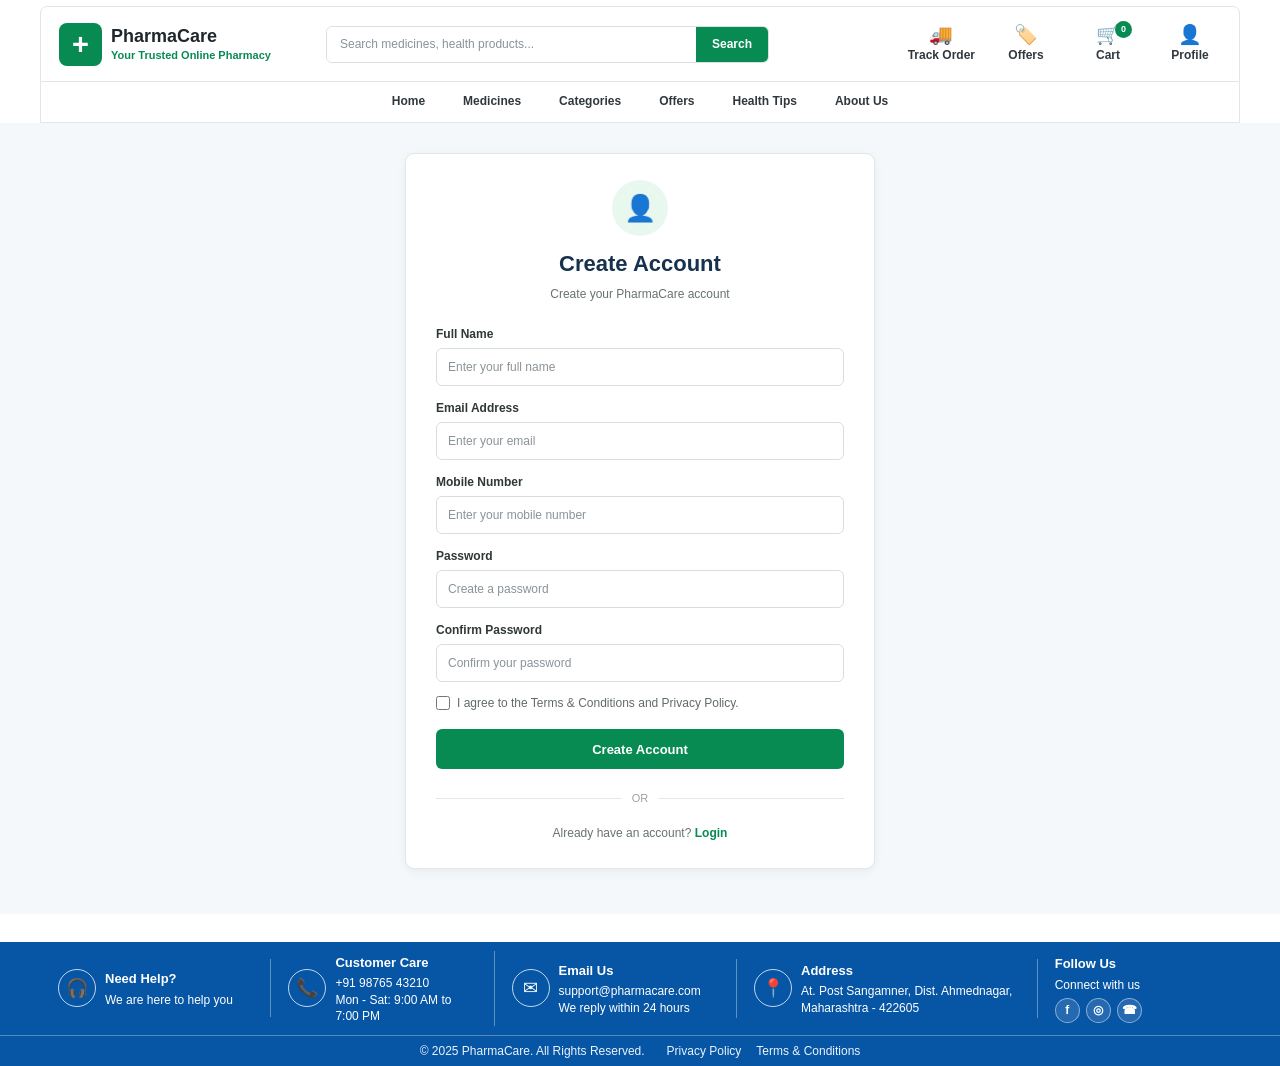
<file: frontend/pages/signup.html>
<!DOCTYPE html>
<html lang="en">

<head>
    <meta charset="UTF-8">
    <meta name="viewport" content="width=device-width, initial-scale=1.0">

    <title>Signup - PharmaCare</title>

    <link rel="stylesheet" href="../css/style.css">
    <link rel="stylesheet" href="../css/signup.css">
</head>

<body>

    <!-- Header -->
    <header class="top-header">

        <div class="logo-area">
            <div class="logo-icon">+</div>

            <div class="logo-text">
                <h2>PharmaCare</h2>
                <p>Your Trusted Online Pharmacy</p>
            </div>
        </div>

        <div class="header-search">
            <input
                type="text"
                id="signupSearch"
                placeholder="Search medicines, health products..."
            >
            <button type="button" onclick="searchFromSignup()">Search</button>
        </div>

        <div class="header-actions">

            <a href="track-order.html" class="action-icon">
                <span>🚚</span>
                <small>Track Order</small>
            </a>

            <a href="../index.html#offers" class="action-icon">
                <span>🏷️</span>
                <small>Offers</small>
            </a>

            <a href="cart.html" class="action-icon cart-icon">
                <span>🛒</span>
                <small>Cart</small>
                <b id="cartCount">0</b>
            </a>

            <a href="profile.html" class="action-icon">
                <span>👤</span>
                <small>Profile</small>
            </a>

        </div>

    </header>


    <!-- Navigation -->
    <nav class="main-nav">

        <a href="../index.html">Home</a>

        <a href="medicines.html">Medicines</a>

        <a href="../index.html#categories">Categories</a>

        <a href="../index.html#offers">Offers</a>

        <a href="../index.html#health-tips">Health Tips</a>

        <a href="../index.html#about">About Us</a>

    </nav>


    <!-- Signup Page -->
    <main class="signup-page">

        <div class="signup-container">

            <div class="signup-card">

                <div class="signup-icon">
                    👤
                </div>

                <h1>Create Account</h1>

                <p class="signup-subtitle">
                    Create your PharmaCare account
                </p>


                <form id="signupForm">

                    <div class="form-group">

                        <label for="fullName">
                            Full Name
                        </label>

                        <input
                            type="text"
                            id="fullName"
                            placeholder="Enter your full name"
                            required
                        >

                    </div>


                    <div class="form-group">

                        <label for="email">
                            Email Address
                        </label>

                        <input
                            type="email"
                            id="email"
                            placeholder="Enter your email"
                            required
                        >

                    </div>


                    <div class="form-group">

                        <label for="mobile">
                            Mobile Number
                        </label>

                        <input
                            type="tel"
                            id="mobile"
                            placeholder="Enter your mobile number"
                            maxlength="10"
                            required
                        >

                    </div>


                    <div class="form-group">

                        <label for="password">
                            Password
                        </label>

                        <input
                            type="password"
                            id="password"
                            placeholder="Create a password"
                            required
                        >

                    </div>


                    <div class="form-group">

                        <label for="confirmPassword">
                            Confirm Password
                        </label>

                        <input
                            type="password"
                            id="confirmPassword"
                            placeholder="Confirm your password"
                            required
                        >

                    </div>


                    <label class="terms-check">

                        <input
                            type="checkbox"
                            id="terms"
                            required
                        >

                        <span>
                            I agree to the Terms &amp; Conditions and Privacy Policy.
                        </span>

                    </label>


                    <button
                        type="submit"
                        class="signup-btn"
                    >
                        Create Account
                    </button>

                </form>


                <div class="signup-divider">
                    <span>OR</span>
                </div>


                <p class="login-text">
                    Already have an account?
                    <a href="login.html">Login</a>
                </p>

            </div>

        </div>

    </main>


    <!-- Footer -->
    <footer class="site-footer">

        <div class="footer-main">

            <div class="footer-block">

                <div class="footer-icon">🎧</div>

                <div>
                    <h3>Need Help?</h3>
                    <p>We are here to help you</p>
                </div>

            </div>


            <div class="footer-block">

                <div class="footer-icon">📞</div>

                <div>
                    <h3>Customer Care</h3>
                    <p>+91 98765 43210</p>
                    <p>Mon - Sat: 9:00 AM to 7:00 PM</p>
                </div>

            </div>


            <div class="footer-block">

                <div class="footer-icon">✉</div>

                <div>
                    <h3>Email Us</h3>
                    <p>support@pharmacare.com</p>
                    <p>We reply within 24 hours</p>
                </div>

            </div>


            <div class="footer-block">

                <div class="footer-icon">📍</div>

                <div>
                    <h3>Address</h3>
                    <p>
                        At. Post Sangamner, Dist. Ahmednagar,
                        Maharashtra - 422605
                    </p>
                </div>

            </div>


            <div class="footer-block footer-follow">

                <h3>Follow Us</h3>

                <p>Connect with us</p>

                <div class="social-icons">
                    <span>f</span>
                    <span>◎</span>
                    <span>☎</span>
                </div>

            </div>

        </div>


        <div class="footer-bottom">

            <p>
                © 2025 PharmaCare. All Rights Reserved.
            </p>

            <div class="footer-bottom-links">

                <a href="#">Privacy Policy</a>

                <a href="#">Terms &amp; Conditions</a>

            </div>

        </div>

    </footer>


    <script src="../js/main.js"></script>
    <script src="../js/signup.js"></script>


    <script>

        function searchFromSignup() {

            const input = document.getElementById("signupSearch");

            if (!input) return;

            const value = input.value.trim();

            if (value === "") {
                alert("Please enter a medicine name.");
                return;
            }

            localStorage.setItem("searchMedicine", value);

            window.location.href =
                "medicines.html?search=" +
                encodeURIComponent(value);
        }

    </script>

</body>

</html>
</file>
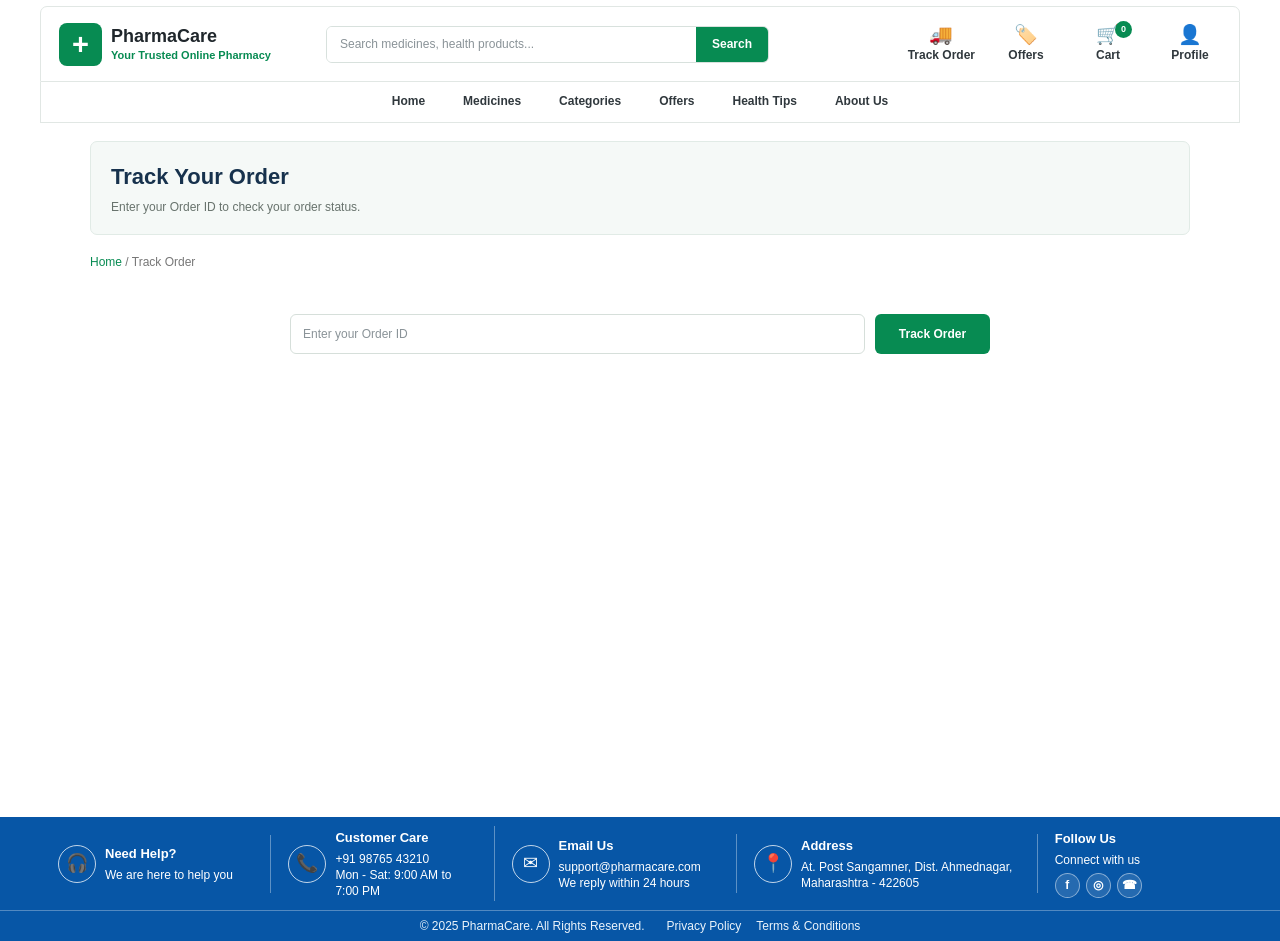
<file: frontend/pages/track-order.html>
<!DOCTYPE html>
<html lang="en">

<head>

    <meta charset="UTF-8">

    <meta
        name="viewport"
        content="width=device-width, initial-scale=1.0">

    <title>Track Order - PharmaCare</title>

    <!-- Common CSS -->
    <link
        rel="stylesheet"
        href="../css/style.css">

    <!-- Track Order CSS -->
    <link
        rel="stylesheet"
        href="../css/track-order.css">

</head>


<body>


<!-- =====================================================
     TOP HEADER
===================================================== -->

<header class="top-header">


    <!-- LOGO -->

    <div class="logo-area">

        <div class="logo-icon">
            +
        </div>

        <div class="logo-text">

            <h2>
                PharmaCare
            </h2>

            <p>
                Your Trusted Online Pharmacy
            </p>

        </div>

    </div>


    <!-- SEARCH -->

    <div class="header-search">

        <input
            type="text"
            id="trackSearch"
            placeholder="Search medicines, health products...">

        <button
            type="button"
            onclick="searchFromTrack()">

            Search

        </button>

    </div>


    <!-- HEADER ACTIONS -->

    <div class="header-actions">


        <!-- Track Order -->

        <a
            href="track-order.html"
            class="action-icon">

            <span>
                🚚
            </span>

            <small>
                Track Order
            </small>

        </a>


        <!-- Offers -->

        <a
            href="../index.html#offers"
            class="action-icon">

            <span>
                🏷️
            </span>

            <small>
                Offers
            </small>

        </a>


        <!-- Cart -->

        <a
            href="cart.html"
            class="action-icon cart-icon">

            <span>
                🛒
            </span>

            <small>
                Cart
            </small>

            <b id="cartCount">
                0
            </b>

        </a>


        <!-- Profile -->

        <a
            href="profile.html"
            class="action-icon">

            <span>
                👤
            </span>

            <small>
                Profile
            </small>

        </a>


    </div>

</header>



<!-- =====================================================
     MAIN NAVIGATION
===================================================== -->

<nav class="main-nav">

    <a href="../index.html">
        Home
    </a>

    <a href="medicines.html">
        Medicines
    </a>

    <a href="../index.html#categories">
        Categories
    </a>

    <a href="../index.html#offers">
        Offers
    </a>

    <a href="../index.html#health-tips">
        Health Tips
    </a>

    <a href="../index.html#about">
        About Us
    </a>

</nav>



<!-- =====================================================
     PAGE HEADER
===================================================== -->

<section class="page-header">

    <h1>
        Track Your Order
    </h1>

    <p>
        Enter your Order ID to check your order status.
    </p>

</section>



<!-- =====================================================
     BREADCRUMB
===================================================== -->

<div class="breadcrumb">

    <a href="../index.html">
        Home
    </a>

    <span>
        /
    </span>

    <span>
        Track Order
    </span>

</div>



<!-- =====================================================
     TRACK ORDER CONTENT
===================================================== -->

<main class="track-order-page">


    <!-- SEARCH ORDER -->

    <div class="track-search-box">

        <input
            type="text"
            id="orderId"
            placeholder="Enter your Order ID">

        <button
            type="button"
            onclick="trackOrder()">

            Track Order

        </button>

    </div>


    <!-- TRACK RESULT MESSAGE -->

    <div
        id="trackResult"
        class="track-result">

    </div>


    <!-- TRACK INFORMATION -->

    <div
        id="trackInfo"
        style="display: none;">

    </div>


</main>



<!-- =====================================================
     FOOTER
===================================================== -->

<footer class="site-footer">


    <div class="footer-main">


        <!-- NEED HELP -->

        <div class="footer-block">

            <div class="footer-icon">
                🎧
            </div>

            <div>

                <h3>
                    Need Help?
                </h3>

                <p>
                    We are here to help you
                </p>

            </div>

        </div>


        <!-- CUSTOMER CARE -->

        <div class="footer-block">

            <div class="footer-icon">
                📞
            </div>

            <div>

                <h3>
                    Customer Care
                </h3>

                <p>
                    +91 98765 43210
                </p>

                <p>
                    Mon - Sat: 9:00 AM to 7:00 PM
                </p>

            </div>

        </div>


        <!-- EMAIL -->

        <div class="footer-block">

            <div class="footer-icon">
                ✉
            </div>

            <div>

                <h3>
                    Email Us
                </h3>

                <p>
                    support@pharmacare.com
                </p>

                <p>
                    We reply within 24 hours
                </p>

            </div>

        </div>


        <!-- ADDRESS -->

        <div class="footer-block">

            <div class="footer-icon">
                📍
            </div>

            <div>

                <h3>
                    Address
                </h3>

                <p>
                    At. Post Sangamner, Dist. Ahmednagar,
                    Maharashtra - 422605
                </p>

            </div>

        </div>


        <!-- FOLLOW US -->

        <div class="footer-block footer-follow">

            <h3>
                Follow Us
            </h3>

            <p>
                Connect with us
            </p>

            <div class="social-icons">

                <span>
                    f
                </span>

                <span>
                    ◎
                </span>

                <span>
                    ☎
                </span>

            </div>

        </div>


    </div>


    <!-- FOOTER BOTTOM -->

    <div class="footer-bottom">

        <p>
            © 2025 PharmaCare. All Rights Reserved.
        </p>

        <div class="footer-bottom-links">

            <a href="#">
                Privacy Policy
            </a>

            <a href="#">
                Terms &amp; Conditions
            </a>

        </div>

    </div>


</footer>



<!-- =====================================================
     JAVASCRIPT
===================================================== -->

<script src="../js/main.js"></script>

<script src="../js/track-order.js"></script>


</body>

</html>
</file>
<file: frontend/css/style.css>
/* =========================================
   PHARMACARE - COMMON STYLE
   style.css
========================================= */


/* =========================================
   RESET
========================================= */

* {
    margin: 0;
    padding: 0;
    box-sizing: border-box;
}


html {
    scroll-behavior: smooth;
}


body {
    margin: 0;

    font-family: Arial, Helvetica, sans-serif;

    background: #ffffff;

    color: #252d31;

    font-size: 13px;

    line-height: 1.5;
}


img {
    max-width: 100%;

    display: block;
}


button,
input,
select,
textarea {
    font-family: inherit;
}


button {
    cursor: pointer;
}


a {
    color: inherit;

    text-decoration: none;
}


/* =========================================
   MAIN CONTAINER
========================================= */

main {
    width: 100%;

    overflow: hidden;
}


/* =========================================
   TOP HEADER
========================================= */

.top-header {

    width: calc(100% - 20px);

    max-width: 1200px;

    height: 76px;

    margin: 6px auto 0;

    padding: 8px 18px;

    background: #ffffff;

    border: 1px solid #e1e7e4;

    border-radius: 7px 7px 0 0;

    display: grid;

    grid-template-columns:
        245px
        minmax(300px, 1fr)
        430px;

    align-items: center;

    gap: 22px;
}


/* =========================================
   LOGO AREA
========================================= */

.logo-area {

    display: flex;

    align-items: center;

    gap: 9px;

    min-width: 0;
}


.logo-icon {

    width: 43px;

    height: 43px;

    flex-shrink: 0;

    border-radius: 8px;

    background: #078b52;

    color: #ffffff;

    display: flex;

    align-items: center;

    justify-content: center;

    font-size: 29px;

    font-weight: 700;

    line-height: 1;
}


.logo-text {

    min-width: 0;
}


.logo-text h2 {

    margin: 0;

    color: #20272c;

    font-size: 18px;

    font-weight: 700;

    line-height: 1.15;
}


.logo-text p {

    margin: 3px 0 0;

    color: #078b52;

    font-size: 11px;

    font-weight: 700;

    line-height: 1.2;

    white-space: nowrap;
}


/* =========================================
   HEADER SEARCH
========================================= */

.header-search {

    width: 100%;

    height: 37px;

    display: flex;

    align-items: stretch;

    overflow: hidden;

    background: #ffffff;

    border: 1px solid #d8e1dd;

    border-radius: 6px;
}


.header-search input {

    flex: 1;

    min-width: 0;

    height: 100%;

    border: 0;

    outline: 0;

    background: #ffffff;

    color: #30383d;

    padding: 0 13px;

    font-size: 12px;
}


.header-search input::placeholder {

    color: #8a9398;

    font-size: 12px;
}


.header-search button {

    width: 72px;

    height: 100%;

    border: 0;

    background: #078b52;

    color: #ffffff;

    font-size: 12px;

    font-weight: 700;

    transition: background .2s ease;
}


.header-search button:hover {

    background: #067443;
}


/* =========================================
   HEADER ACTIONS
========================================= */

.header-actions {

    display: flex;

    align-items: center;

    justify-content: flex-end;

    gap: 20px;

    min-width: 0;
}


.action-icon {

    min-width: 62px;

    position: relative;

    display: flex;

    flex-direction: column;

    align-items: center;

    justify-content: center;

    gap: 2px;

    color: #30383d;

    text-decoration: none;

    transition: color .2s ease;
}


.action-icon > span {

    font-size: 19px;

    line-height: 20px;
}


.action-icon small {

    font-size: 12px;

    line-height: 16px;

    font-weight: 600;

    color: #30383d;

    white-space: nowrap;
}


.action-icon:hover {

    color: #078b52;
}


.action-icon:hover small {

    color: #078b52;
}


/* =========================================
   CART COUNT
========================================= */

.cart-icon b {

    position: absolute;

    top: -4px;

    right: 7px;

    width: 17px;

    height: 17px;

    border-radius: 50%;

    background: #078b52;

    color: #ffffff;

    display: flex;

    align-items: center;

    justify-content: center;

    font-size: 9px;

    font-weight: 700;

    line-height: 1;
}


/* =========================================
   MAIN NAVIGATION
========================================= */

.main-nav {

    width: calc(100% - 20px);

    max-width: 1200px;

    height: 41px;

    margin: 0 auto;

    padding: 0 15px;

    background: #ffffff;

    border: 1px solid #e1e7e4;

    border-top: 0;

    display: flex;

    align-items: center;

    justify-content: center;

    gap: 34px;
}


.main-nav a {

    height: 41px;

    padding: 0 2px;

    display: flex;

    align-items: center;

    justify-content: center;

    color: #30383d;

    font-size: 12px;

    font-weight: 700;

    white-space: nowrap;

    border-bottom: 2px solid transparent;

    transition:
        color .2s ease,
        border-color .2s ease;
}


.main-nav a:hover {

    color: #078b52;

    border-bottom-color: #078b52;
}


.main-nav a.active {

    color: #078b52;

    border-bottom-color: #078b52;
}


/* =========================================
   COMMON BUTTON
========================================= */

.primary-btn {

    border: 0;

    background: #078b52;

    color: #ffffff;

    padding: 9px 17px;

    border-radius: 6px;

    font-size: 12px;

    font-weight: 700;
}


.primary-btn:hover {

    background: #067443;
}


/* =========================================
   COMMON INPUT
========================================= */

input,
select,
textarea {

    font-size: 12px;

    color: #30383d;
}


input:focus,
select:focus,
textarea:focus {

    outline: none;
}


/* =========================================
   COMMON CARD
========================================= */

.card {

    background: #ffffff;

    border: 1px solid #e2e9e6;

    border-radius: 9px;
}


/* =========================================
   SCROLLBAR
========================================= */

::-webkit-scrollbar {

    width: 7px;

    height: 7px;
}


::-webkit-scrollbar-track {

    background: #f4f7f5;
}


::-webkit-scrollbar-thumb {

    background: #b8c9c0;

    border-radius: 10px;
}


::-webkit-scrollbar-thumb:hover {

    background: #078b52;
}


/* =========================================
   RESPONSIVE - 1100px
========================================= */

@media (max-width: 1100px) {

    .top-header {

        grid-template-columns:
            220px
            minmax(260px, 1fr)
            350px;

        gap: 15px;

        padding-left: 14px;

        padding-right: 14px;
    }


    .header-actions {

        gap: 12px;
    }


    .main-nav {

        gap: 25px;
    }

}


/* =========================================
   RESPONSIVE - 900px
========================================= */

@media (max-width: 900px) {

    .top-header {

        grid-template-columns:
            210px
            1fr
            280px;

        gap: 12px;
    }


    .logo-text h2 {

        font-size: 17px;
    }


    .logo-text p {

        font-size: 10px;
    }


    .action-icon {

        min-width: 55px;
    }


    .action-icon small {

        font-size: 11px;
    }


    .main-nav {

        gap: 19px;
    }

}


/* =========================================
   RESPONSIVE - 760px
========================================= */

@media (max-width: 760px) {

    .top-header {

        width: calc(100% - 16px);

        height: auto;

        padding: 12px;

        grid-template-columns: 1fr;

        gap: 11px;
    }


    .logo-area {

        justify-content: center;
    }


    .header-search {

        height: 37px;
    }


    .header-actions {

        justify-content: center;

        gap: 22px;
    }


    .main-nav {

        width: calc(100% - 16px);

        height: auto;

        min-height: 42px;

        padding: 7px 10px;

        flex-wrap: wrap;

        gap: 13px 20px;
    }


    .main-nav a {

        height: 32px;

        font-size: 12px;
    }

}


/* =========================================
   RESPONSIVE - 500px
========================================= */

@media (max-width: 500px) {

    body {

        font-size: 12px;
    }


    .top-header {

        margin-top: 4px;
    }


    .logo-icon {

        width: 40px;

        height: 40px;

        font-size: 27px;
    }


    .logo-text h2 {

        font-size: 17px;
    }


    .logo-text p {

        font-size: 10px;
    }


    .header-actions {

        gap: 12px;

        justify-content: space-around;
    }


    .action-icon {

        min-width: 52px;
    }


    .action-icon > span {

        font-size: 18px;
    }


    .action-icon small {

        font-size: 11px;
    }


    .main-nav {

        gap: 8px 14px;
    }


    .main-nav a {

        font-size: 11px;
    }

}
/* ================= HOME MEDICINE DISCOUNTS ================= */

.home-price-box {
    display: flex;
    align-items: center;
    gap: 7px;
    flex-wrap: wrap;
}

.home-current-price {
    color: #078b52;
    font-size: 15px;
    font-weight: 700;
}

.home-mrp {
    color: #8a9398;
    font-size: 11px;
    text-decoration: line-through;
}

.home-discount {
    background: #e7f7ef;
    color: #078b52;
    padding: 3px 6px;
    border-radius: 4px;
    font-size: 10px;
    font-weight: 700;
}
</file>
<file: frontend/css/cart.css>
/* =========================================================
   PHARMACARE
   CART PAGE STYLE
========================================================= */


/* =========================================================
   CART PAGE
========================================================= */

.cart-page {
    width: calc(100% - 100px);
    max-width: 1200px;
    margin: 0 auto;
    padding: 28px 0 45px;
}


/* =========================================================
   PAGE HEADER
========================================================= */

.cart-page-header {
    display: flex;
    align-items: center;
    justify-content: space-between;
    margin-bottom: 22px;
}

.cart-page-header h1 {
    margin: 0 0 4px;
    color: #17231d;
    font-size: 26px;
    font-weight: 700;
}

.cart-page-header p {
    margin: 0;
    color: #68736d;
    font-size: 13px;
}


/* =========================================================
   CONTINUE SHOPPING
========================================================= */

.continue-shopping {
    color: #078b48;
    font-size: 12px;
    font-weight: 700;
}

.continue-shopping:hover {
    text-decoration: underline;
}


/* =========================================================
   CART LAYOUT
========================================================= */

.cart-layout {
    display: grid;
    grid-template-columns: 1fr 320px;
    gap: 25px;
    align-items: start;
}


/* =========================================================
   CART ITEMS SECTION
========================================================= */

.cart-items-section {
    background: #ffffff;
    border: 1px solid #dfe8e3;
    border-radius: 9px;
    padding: 20px;
}

.cart-items-section > h2 {
    margin: 0 0 15px;
    color: #17231d;
    font-size: 18px;
    font-weight: 700;
}


/* =========================================================
   CART ITEM
========================================================= */

.cart-item {
    display: grid;
    grid-template-columns: 65px 1fr auto;
    gap: 15px;
    align-items: center;
    padding: 15px 0;
    border-bottom: 1px solid #e8eeeb;
}

.cart-item:last-child {
    border-bottom: none;
}


/* =========================================================
   ITEM ICON
========================================================= */

.cart-item-icon {
    width: 55px;
    height: 55px;
    display: flex;
    align-items: center;
    justify-content: center;
    background: #e6f8ee;
    border-radius: 8px;
    font-size: 28px;
}


/* =========================================================
   ITEM INFO
========================================================= */

.cart-item-info h3 {
    margin: 0 0 4px;
    color: #17231d;
    font-size: 13px;
    font-weight: 700;
}

.cart-item-info p {
    margin: 0;
    color: #68736d;
    font-size: 12px;
}


/* =========================================================
   QUANTITY
========================================================= */

.cart-quantity {
    display: flex;
    align-items: center;
    gap: 7px;
    margin-top: 9px;
}

.cart-quantity button {
    width: 27px;
    height: 27px;
    border: 1px solid #d5e0da;
    border-radius: 4px;
    background: #ffffff;
    color: #078b48;
    font-size: 15px;
    font-weight: 700;
}

.cart-quantity button:hover {
    background: #e6f8ee;
}

.cart-quantity span {
    min-width: 27px;
    text-align: center;
    color: #303833;
    font-size: 12px;
    font-weight: 700;
}


/* =========================================================
   ITEM PRICE
========================================================= */

.cart-item-price {
    min-width: 85px;
    text-align: right;
}

.cart-item-price strong {
    display: block;
    color: #078b48;
    font-size: 15px;
    font-weight: 700;
}


/* =========================================================
   REMOVE
========================================================= */

.remove-btn {
    margin-top: 7px;
    padding: 0;
    border: none;
    background: transparent;
    color: #d9534f;
    font-size: 12px;
    font-weight: 600;
}

.remove-btn:hover {
    text-decoration: underline;
}


/* =========================================================
   EMPTY CART
========================================================= */

.empty-cart {
    padding: 50px 20px;
    text-align: center;
}

.empty-cart-icon {
    margin-bottom: 10px;
    font-size: 48px;
}

.empty-cart h2 {
    margin: 0 0 7px;
    color: #17231d;
    font-size: 18px;
}

.empty-cart p {
    margin: 0 0 18px;
    color: #68736d;
    font-size: 13px;
}


/* =========================================================
   SHOP MEDICINES BUTTON
========================================================= */

.shop-medicines-btn {
    display: inline-flex;
    align-items: center;
    justify-content: center;
    min-height: 38px;
    padding: 0 17px;
    background: #078b48;
    color: #ffffff;
    border-radius: 6px;
    font-size: 12px;
    font-weight: 700;
}

.shop-medicines-btn:hover {
    background: #056f3a;
}


/* =========================================================
   ORDER SUMMARY
========================================================= */

.cart-summary {
    position: sticky;
    top: 20px;
    background: #ffffff;
    border: 1px solid #dfe8e3;
    border-radius: 9px;
    padding: 20px;
}

.cart-summary h2 {
    margin: 0 0 19px;
    color: #17231d;
    font-size: 18px;
    font-weight: 700;
}


/* =========================================================
   SUMMARY ROW
========================================================= */

.summary-row {
    display: flex;
    align-items: center;
    justify-content: space-between;
    margin-bottom: 12px;
    color: #68736d;
    font-size: 12px;
}

.summary-row strong {
    color: #303833;
    font-size: 12px;
}

.discount-row strong {
    color: #078b48;
}


/* =========================================================
   DIVIDER
========================================================= */

.summary-divider {
    height: 1px;
    margin: 16px 0;
    background: #dfe8e3;
}


/* =========================================================
   TOTAL
========================================================= */

.summary-total {
    display: flex;
    align-items: center;
    justify-content: space-between;
    margin-bottom: 18px;
}

.summary-total span {
    color: #17231d;
    font-size: 14px;
    font-weight: 700;
}

.summary-total strong {
    color: #078b48;
    font-size: 19px;
    font-weight: 700;
}


/* =========================================================
   CHECKOUT BUTTON
========================================================= */

.checkout-btn {
    width: 100%;
    min-height: 40px;
    border: none;
    border-radius: 6px;
    background: #078b48;
    color: #ffffff;
    font-size: 12px;
    font-weight: 700;
    cursor: pointer;
    transition: 0.2s ease;
}

.checkout-btn:hover {
    background: #056f3a;
    transform: translateY(-1px);
}


/* =========================================================
   SECURE NOTE
========================================================= */

.secure-note {
    margin-top: 12px;
    padding: 8px;
    background: #f5faf7;
    border-radius: 5px;
    text-align: center;
    color: #68736d;
    font-size: 12px;
}


/* =========================================================
   RESPONSIVE - 900px
========================================================= */

@media (max-width: 900px) {

    .cart-page {
        width: calc(100% - 50px);
    }

    .cart-layout {
        grid-template-columns: 1fr;
    }

    .cart-summary {
        position: static;
    }
}


/* =========================================================
   RESPONSIVE - 600px
========================================================= */

@media (max-width: 600px) {

    .cart-page {
        width: calc(100% - 30px);
        padding-top: 20px;
    }

    .cart-page-header {
        align-items: flex-start;
        flex-direction: column;
        gap: 10px;
    }

    .cart-item {
        grid-template-columns: 50px 1fr;
        gap: 10px;
    }

    .cart-item-icon {
        width: 45px;
        height: 45px;
        font-size: 23px;
    }

    .cart-item-price {
        grid-column: 2;
        text-align: left;
    }
}


/* =========================================================
   FOOTER
========================================================= */

.site-footer {
    width: 100%;
    margin-top: 30px;
    background: #0756a6;
    color: #ffffff;
}

.footer-main {
    width: 100%;
    max-width: 1200px;
    min-height: 88px;
    margin: 0 auto;
    padding: 9px 18px;

    display: grid;

    grid-template-columns:
        1.1fr
        1.15fr
        1.25fr
        1.55fr
        0.95fr;

    align-items: center;
}


/* =========================================================
   FOOTER BLOCK
========================================================= */

.footer-block {
    min-height: 58px;
    padding: 2px 17px;

    display: flex;
    align-items: center;
    gap: 9px;

    border-right: 1px solid rgba(255, 255, 255, 0.35);
}

.footer-block:first-child {
    padding-left: 0;
}

.footer-block:last-child {
    border-right: none;
}


/* =========================================================
   FOOTER CIRCLE ICON
========================================================= */

.footer-icon {
    width: 38px;
    height: 38px;

    flex-shrink: 0;

    display: flex;
    align-items: center;
    justify-content: center;

    border: 1px solid rgba(255, 255, 255, 0.75);
    border-radius: 50%;

    color: #ffffff;
    font-size: 18px;
    line-height: 1;
}


/* =========================================================
   FOOTER TEXT
========================================================= */

.footer-block h3 {
    margin: 0 0 3px;
    color: #ffffff;
    font-size: 13px;
    font-weight: 700;
}

.footer-block p {
    margin: 0;
    color: #ffffff;
    font-size: 12px;
    line-height: 1.35;
}


/* =========================================================
   FOLLOW US
========================================================= */

.footer-follow {
    display: block;
}

.footer-follow h3 {
    margin-bottom: 2px;
}

.social-icons {
    display: flex;
    gap: 6px;
    margin-top: 5px;
}

.social-icons span {
    width: 25px;
    height: 25px;

    border-radius: 50%;
    background: rgba(255, 255, 255, 0.12);
    border: 1px solid rgba(255, 255, 255, 0.45);

    display: flex;
    align-items: center;
    justify-content: center;

    font-size: 12px;
    font-weight: 700;
}


/* =========================================================
   FOOTER BOTTOM
========================================================= */

.footer-bottom {
    min-height: 31px;
    padding: 6px 18px;

    border-top: 1px solid rgba(255, 255, 255, 0.3);

    display: flex;
    align-items: center;
    justify-content: center;
    gap: 22px;
}

.footer-bottom p,
.footer-bottom-links a {
    margin: 0;
    color: #eaf3fb;
    font-size: 12px;
}

.footer-bottom-links {
    display: flex;
    gap: 15px;
}


/* =========================================================
   FOOTER RESPONSIVE
========================================================= */

@media (max-width: 800px) {

    .footer-main {
        grid-template-columns: 1fr 1fr;
        row-gap: 10px;
    }

    .footer-block {
        border-right: none;
    }

    .footer-bottom {
        gap: 15px;
        flex-wrap: wrap;
    }
}


@media (max-width: 500px) {

    .footer-main {
        grid-template-columns: 1fr;
        padding: 15px;
    }

    .footer-block {
        padding: 6px 5px;
    }

    .footer-bottom {
        flex-direction: column;
        gap: 5px;
        text-align: center;
    }

    .footer-bottom p {
        white-space: normal;
        text-align: center;
    }

    .footer-bottom-links {
        gap: 12px;
    }
}
</file>
<file: frontend/css/checkout.css>
/* =========================================================
   PHARMACARE
   CHECKOUT PAGE STYLE
========================================================= */


/* =========================================================
   CHECKOUT PAGE
========================================================= */

.checkout-page {
    width: calc(100% - 100px);
    max-width: 1200px;
    margin: 0 auto;
    padding: 28px 0 45px;
}


/* =========================================================
   PAGE TITLE
========================================================= */

.checkout-title {
    margin-bottom: 22px;
}

.checkout-title h1 {
    margin: 0 0 4px;
    color: #17231d;
    font-size: 26px;
    font-weight: 700;
}

.checkout-title p {
    margin: 0;
    color: #68736d;
    font-size: 13px;
}


/* =========================================================
   CHECKOUT CONTAINER
========================================================= */

.checkout-container {
    display: grid;
    grid-template-columns: 1fr 320px;
    gap: 25px;
    align-items: start;
}


/* =========================================================
   LEFT SIDE
========================================================= */

.checkout-left {
    display: flex;
    flex-direction: column;
    gap: 20px;
}


/* =========================================================
   CHECKOUT CARD
========================================================= */

.checkout-card {
    background: #ffffff;
    border: 1px solid #dfe8e3;
    border-radius: 9px;
    padding: 20px;
}

.checkout-card h2 {
    margin: 0 0 18px;
    color: #17231d;
    font-size: 18px;
    font-weight: 700;
}


/* =========================================================
   FORM GROUP
========================================================= */

.form-group {
    margin-bottom: 15px;
}

.form-group:last-child {
    margin-bottom: 0;
}

.form-group label {
    display: block;
    margin-bottom: 6px;
    color: #303833;
    font-size: 12px;
    font-weight: 700;
}

.form-group input,
.form-group textarea,
.form-group select {
    width: 100%;
    border: 1px solid #d5e0da;
    border-radius: 5px;
    background: #ffffff;
    color: #303833;
    font-size: 12px;
    padding: 10px 11px;
}

.form-group input {
    height: 38px;
}

.form-group textarea {
    min-height: 85px;
    resize: vertical;
}

.form-group input:focus,
.form-group textarea:focus,
.form-group select:focus {
    border-color: #078b48;
    box-shadow: 0 0 0 2px rgba(7, 139, 72, 0.08);
}


/* =========================================================
   TWO COLUMN FORM
========================================================= */

.form-row {
    display: grid;
    grid-template-columns: 1fr 1fr;
    gap: 15px;
}


/* =========================================================
   PAYMENT METHODS
========================================================= */

.payment-methods {
    display: flex;
    flex-direction: column;
    gap: 10px;
}

.payment-option {
    position: relative;
}

.payment-option input {
    position: absolute;
    opacity: 0;
    pointer-events: none;
}

.payment-option label {
    display: flex;
    align-items: center;
    gap: 10px;
    min-height: 50px;
    padding: 10px 12px;
    border: 1px solid #dfe8e3;
    border-radius: 7px;
    background: #ffffff;
    color: #303833;
    font-size: 12px;
    font-weight: 600;
    cursor: pointer;
    transition: 0.2s ease;
}

.payment-option label:hover {
    border-color: #078b48;
    background: #f5faf7;
}

.payment-option input:checked + label {
    border-color: #078b48;
    background: #eaf8f0;
    color: #078b48;
}


/* =========================================================
   PAYMENT ICON
========================================================= */

.payment-icon {
    width: 30px;
    height: 30px;

    display: flex;
    align-items: center;
    justify-content: center;

    flex-shrink: 0;

    background: #e6f8ee;
    border-radius: 6px;

    font-size: 17px;
}


/* =========================================================
   PAYMENT DETAILS
========================================================= */

.payment-details {
    display: none;
    margin-top: 12px;
    padding: 14px;
    background: #f5faf7;
    border: 1px solid #dfe8e3;
    border-radius: 7px;
}

.payment-details.active {
    display: block;
}

.payment-details h3 {
    margin: 0 0 12px;
    color: #17231d;
    font-size: 14px;
    font-weight: 700;
}


/* =========================================================
   UPI / CARD / BANK / WALLET
========================================================= */

#upiDetails,
#cardDetails,
#netbankingDetails,
#walletDetails {
    display: none;
}

#upiDetails.active,
#cardDetails.active,
#netbankingDetails.active,
#walletDetails.active {
    display: block;
}


/* =========================================================
   ONLINE PAYMENT BUTTON
========================================================= */

.payment-action-btn {
    width: 100%;
    min-height: 38px;
    margin-top: 10px;
    border: none;
    border-radius: 6px;
    background: #078b48;
    color: #ffffff;
    font-size: 12px;
    font-weight: 700;
    cursor: pointer;
}

.payment-action-btn:hover {
    background: #056f3a;
}


/* =========================================================
   RIGHT SIDE - ORDER SUMMARY
========================================================= */

.order-summary {
    position: sticky;
    top: 20px;
    background: #ffffff;
    border: 1px solid #dfe8e3;
    border-radius: 9px;
    padding: 20px;
}

.order-summary h2 {
    margin: 0 0 18px;
    color: #17231d;
    font-size: 18px;
    font-weight: 700;
}


/* =========================================================
   CHECKOUT ITEMS
========================================================= */

#checkoutItems {
    margin-bottom: 15px;
}

.summary-item {
    display: flex;
    align-items: center;
    justify-content: space-between;
    gap: 10px;
    padding: 10px 0;
    border-bottom: 1px solid #e8eeeb;
}

.summary-item:last-child {
    border-bottom: none;
}

.summary-item-info {
    display: flex;
    flex-direction: column;
    gap: 3px;
}

.summary-item-info strong {
    color: #303833;
    font-size: 12px;
    font-weight: 700;
}

.summary-item-info span {
    color: #68736d;
    font-size: 12px;
}

.summary-item-price {
    color: #078b48;
    font-size: 12px;
    font-weight: 700;
    white-space: nowrap;
}


/* =========================================================
   SUMMARY LINE
========================================================= */

.summary-line {
    display: flex;
    align-items: center;
    justify-content: space-between;
    margin-bottom: 12px;
    color: #68736d;
    font-size: 12px;
}

.summary-line strong {
    color: #303833;
    font-size: 12px;
}

.summary-line.discount strong {
    color: #078b48;
}


/* =========================================================
   SUMMARY DIVIDER
========================================================= */

.summary-divider {
    height: 1px;
    margin: 16px 0;
    background: #dfe8e3;
}


/* =========================================================
   GRAND TOTAL
========================================================= */

.summary-total {
    display: flex;
    align-items: center;
    justify-content: space-between;
    margin-bottom: 18px;
}

.summary-total span {
    color: #17231d;
    font-size: 14px;
    font-weight: 700;
}

.summary-total strong {
    color: #078b48;
    font-size: 19px;
    font-weight: 700;
}


/* =========================================================
   CHECKOUT BUTTON
========================================================= */

.checkout-btn {
    width: 100%;
    min-height: 40px;
    border: none;
    border-radius: 6px;
    background: #078b48;
    color: #ffffff;
    font-size: 12px;
    font-weight: 700;
    cursor: pointer;
    transition: 0.2s ease;
}

.checkout-btn:hover {
    background: #056f3a;
    transform: translateY(-1px);
}


/* =========================================================
   SECURE TEXT
========================================================= */

.secure-text,
.secure-note {
    margin-top: 12px;
    padding: 8px;
    background: #f5faf7;
    border-radius: 5px;
    text-align: center;
    color: #68736d;
    font-size: 12px;
}


/* =========================================================
   PAYMENT MODAL
========================================================= */

.payment-modal {
    position: fixed;
    inset: 0;
    z-index: 2000;
    display: none;
    align-items: center;
    justify-content: center;
    padding: 20px;
    background: rgba(0, 0, 0, 0.45);
}

.payment-modal.active {
    display: flex;
}

.payment-modal-content {
    width: 100%;
    max-width: 430px;
    background: #ffffff;
    border-radius: 10px;
    padding: 22px;
    box-shadow: 0 12px 35px rgba(0, 0, 0, 0.18);
}

.payment-modal-content h2 {
    margin: 0 0 15px;
    color: #17231d;
    font-size: 18px;
    font-weight: 700;
}

.close-modal {
    float: right;
    border: none;
    background: transparent;
    color: #68736d;
    font-size: 22px;
    cursor: pointer;
}

.close-modal:hover {
    color: #078b48;
}


/* =========================================================
   FOOTER
========================================================= */

.site-footer {
    width: 100%;
    margin-top: 30px;
    background: #0756a6;
    color: #ffffff;
}

.footer-main {
    width: 100%;
    max-width: 1200px;
    min-height: 88px;
    margin: 0 auto;
    padding: 9px 18px;

    display: grid;

    grid-template-columns:
        1.1fr
        1.15fr
        1.25fr
        1.55fr
        0.95fr;

    align-items: center;
}


/* =========================================================
   FOOTER BLOCK
========================================================= */

.footer-block {
    min-height: 58px;
    padding: 2px 17px;

    display: flex;
    align-items: center;
    gap: 9px;

    border-right: 1px solid rgba(255, 255, 255, 0.35);
}

.footer-block:first-child {
    padding-left: 0;
}

.footer-block:last-child {
    border-right: none;
}


/* =========================================================
   FOOTER CIRCLE ICON
========================================================= */

.footer-icon {
    width: 38px;
    height: 38px;

    flex-shrink: 0;

    display: flex;
    align-items: center;
    justify-content: center;

    border: 1px solid rgba(255, 255, 255, 0.75);
    border-radius: 50%;

    color: #ffffff;
    font-size: 18px;
    line-height: 1;
}


/* =========================================================
   FOOTER TEXT
========================================================= */

.footer-block h3 {
    margin: 0 0 3px;
    color: #ffffff;
    font-size: 13px;
    font-weight: 700;
}

.footer-block p {
    margin: 0;
    color: #ffffff;
    font-size: 12px;
    line-height: 1.35;
}


/* =========================================================
   FOLLOW US
========================================================= */

.footer-follow {
    display: block;
}

.footer-follow h3 {
    margin-bottom: 2px;
}

.social-icons {
    display: flex;
    gap: 6px;
    margin-top: 5px;
}

.social-icons span {
    width: 25px;
    height: 25px;

    border-radius: 50%;
    background: rgba(255, 255, 255, 0.12);
    border: 1px solid rgba(255, 255, 255, 0.45);

    display: flex;
    align-items: center;
    justify-content: center;

    font-size: 12px;
    font-weight: 700;
}


/* =========================================================
   FOOTER BOTTOM
========================================================= */

.footer-bottom {
    min-height: 31px;
    padding: 6px 18px;

    border-top: 1px solid rgba(255, 255, 255, 0.3);

    display: flex;
    align-items: center;
    justify-content: center;
    gap: 22px;
}

.footer-bottom p,
.footer-bottom-links a {
    margin: 0;
    color: #eaf3fb;
    font-size: 12px;
}

.footer-bottom-links {
    display: flex;
    gap: 15px;
}


/* =========================================================
   RESPONSIVE - 900px
========================================================= */

@media (max-width: 900px) {

    .checkout-page {
        width: calc(100% - 50px);
    }

    .checkout-container {
        grid-template-columns: 1fr;
    }

    .order-summary {
        position: static;
    }
}


/* =========================================================
   RESPONSIVE - 800px
========================================================= */

@media (max-width: 800px) {

    .footer-main {
        grid-template-columns: 1fr 1fr;
        row-gap: 10px;
    }

    .footer-block {
        border-right: none;
    }

    .footer-bottom {
        gap: 15px;
        flex-wrap: wrap;
    }
}


/* =========================================================
   RESPONSIVE - 600px
========================================================= */

@media (max-width: 600px) {

    .checkout-page {
        width: calc(100% - 30px);
        padding-top: 20px;
    }

    .form-row {
        grid-template-columns: 1fr;
        gap: 0;
    }

    .checkout-card {
        padding: 16px;
    }

    .order-summary {
        padding: 16px;
    }
}


/* =========================================================
   RESPONSIVE - 500px
========================================================= */

@media (max-width: 500px) {

    .footer-main {
        grid-template-columns: 1fr;
        padding: 15px;
    }

    .footer-block {
        padding: 6px 5px;
    }

    .footer-bottom {
        flex-direction: column;
        gap: 5px;
        text-align: center;
    }

    .footer-bottom p {
        white-space: normal;
        text-align: center;
    }

    .footer-bottom-links {
        gap: 12px;
    }
}
</file>
<file: frontend/css/login.css>
.login-page {
    width: 100%;
    min-height: 520px;
    padding: 35px 20px 45px;
    background: #f5f8fb;
}

.login-container {
    width: 100%;
    max-width: 450px;
    margin: 0 auto;
}

.login-card {
    background: #fff;
    border: 1px solid #dfe8e3;
    border-radius: 9px;
    padding: 28px 30px;
    box-shadow: 0 3px 10px rgba(0, 0, 0, 0.05);
}

.login-icon {
    width: 58px;
    height: 58px;
    margin: 0 auto 12px;
    border-radius: 50%;
    background: #e9f8ee;
    display: flex;
    align-items: center;
    justify-content: center;
    font-size: 27px;
}

.login-card h1 {
    margin: 0;
    text-align: center;
    color: #17324d;
    font-size: 22px;
    font-weight: 700;
}

.login-subtitle {
    margin: 5px 0 24px;
    text-align: center;
    color: #68736d;
    font-size: 12px;
}

.form-group {
    margin-bottom: 16px;
}

.form-group label {
    display: block;
    margin-bottom: 5px;
    color: #303833;
    font-size: 12px;
    font-weight: 600;
}

.form-group input {
    width: 100%;
    height: 40px;
    padding: 0 11px;
    border: 1px solid #d6dfda;
    border-radius: 6px;
    background: #fff;
    color: #303833;
    font-size: 12px;
}

.form-group input::placeholder {
    color: #8a9398;
    font-size: 12px;
}

.form-group input:focus {
    outline: none;
    border-color: #078b52;
}

.login-options {
    display: flex;
    align-items: center;
    justify-content: space-between;
    margin: 2px 0 18px;
}

.remember-me {
    display: flex;
    align-items: center;
    gap: 6px;
    color: #555;
    font-size: 12px;
    cursor: pointer;
}

.remember-me input {
    width: 14px;
    height: 14px;
    accent-color: #078b52;
    cursor: pointer;
}

.login-options a {
    color: #078b52;
    font-size: 12px;
    font-weight: 600;
}

.login-options a:hover {
    text-decoration: underline;
}

.login-btn {
    width: 100%;
    height: 40px;
    border: 0;
    border-radius: 6px;
    background: #078b52;
    color: #fff;
    font-size: 13px;
    font-weight: 700;
    cursor: pointer;
    transition: background 0.2s ease;
}

.login-btn:hover {
    background: #067443;
}

.login-divider {
    display: flex;
    align-items: center;
    gap: 10px;
    margin: 23px 0 18px;
    color: #9aa39f;
    font-size: 11px;
}

.login-divider::before,
.login-divider::after {
    content: "";
    flex: 1;
    height: 1px;
    background: #e3e9e6;
}

.signup-text {
    margin: 0;
    text-align: center;
    color: #68736d;
    font-size: 12px;
}

.signup-text a {
    color: #078b52;
    font-weight: 700;
}

.signup-text a:hover {
    text-decoration: underline;
}


/* Footer */
.site-footer {
    width: 100%;
    background: #0756a6;
    color: #fff;
    margin-top: 28px;
}

.footer-main {
    max-width: 1200px;
    min-height: 88px;
    margin: 0 auto;
    padding: 9px 18px;
    display: grid;
    grid-template-columns:
        1.1fr
        1.15fr
        1.25fr
        1.55fr
        0.95fr;
    align-items: center;
}

.footer-block {
    min-height: 58px;
    padding: 2px 17px;
    display: flex;
    align-items: center;
    gap: 9px;
    border-right: 1px solid rgba(255, 255, 255, 0.35);
}

.footer-block:first-child {
    padding-left: 0;
}

.footer-block:last-child {
    border-right: 0;
}

.footer-icon {
    width: 38px;
    height: 38px;
    flex-shrink: 0;
    border-radius: 50%;
    border: 1px solid rgba(255, 255, 255, 0.75);
    display: flex;
    align-items: center;
    justify-content: center;
    font-size: 18px;
}

.footer-block h3 {
    margin: 0 0 3px;
    color: #fff;
    font-size: 13px;
}

.footer-block p {
    margin: 0;
    color: #fff;
    font-size: 12px;
    line-height: 1.35;
}

.footer-follow {
    display: block;
}

.social-icons {
    display: flex;
    gap: 6px;
    margin-top: 5px;
}

.social-icons span {
    width: 25px;
    height: 25px;
    border-radius: 50%;
    background: rgba(255, 255, 255, 0.12);
    border: 1px solid rgba(255, 255, 255, 0.45);
    display: flex;
    align-items: center;
    justify-content: center;
    font-size: 12px;
    font-weight: 700;
}

.footer-bottom {
    min-height: 31px;
    padding: 6px 18px;
    border-top: 1px solid rgba(255, 255, 255, 0.3);
    display: flex;
    align-items: center;
    justify-content: center;
    gap: 22px;
}

.footer-bottom p,
.footer-bottom-links a {
    margin: 0;
    color: #eaf3fb;
    font-size: 12px;
}

.footer-bottom-links {
    display: flex;
    gap: 15px;
}


/* Responsive */
@media (max-width: 900px) {

    .footer-main {
        grid-template-columns: repeat(3, 1fr);
        row-gap: 10px;
    }

    .footer-block:nth-child(3) {
        border-right: 0;
    }
}

@media (max-width: 800px) {

    .footer-main {
        grid-template-columns: 1fr 1fr;
    }

    .footer-block {
        border-right: 0;
    }
}

@media (max-width: 600px) {

    .login-page {
        padding: 25px 15px 35px;
    }

    .login-card {
        padding: 23px 20px;
    }

    .footer-main {
        grid-template-columns: 1fr;
    }

    .footer-bottom {
        flex-direction: column;
        gap: 4px;
    }
}

@media (max-width: 400px) {

    .login-card {
        padding: 20px 16px;
    }

    .login-card h1 {
        font-size: 20px;
    }

    .login-options {
        align-items: flex-start;
        gap: 8px;
    }

    .footer-bottom {
        padding-left: 10px;
        padding-right: 10px;
    }
}
</file>
<file: frontend/css/medicines.css>
/* =========================================================
   MEDICINES PAGE
========================================================= */

.medicines-page {

    width: calc(100% - 36px);

    max-width: 1200px;

    margin: 20px auto 35px;

}


/* =========================================================
   PAGE HEADER
========================================================= */

.page-header {

    display: flex;

    align-items: flex-end;

    justify-content: space-between;

    gap: 20px;

    margin-bottom: 15px;

}

.page-label {

    display: block;

    margin-bottom: 5px;

    color: #078b52;

    font-size: 10px;

    font-weight: 700;

    letter-spacing: 1px;

}

.page-header h1 {

    margin: 0 0 4px;

    color: #20272c;

    font-size: 22px;

}

.page-header p {

    margin: 0;

    color: #737e83;

    font-size: 11px;

}


/* =========================================================
   SORT
========================================================= */

.sort-box {

    display: flex;

    align-items: center;

    gap: 8px;

}

.sort-box label {

    color: #566268;

    font-size: 10px;

    font-weight: 600;

}

.sort-box select {

    min-width: 105px;

    padding: 7px 8px;

    border: 1px solid #dce5e1;

    border-radius: 5px;

    background: #fff;

    color: #374148;

    font-size: 10px;

}


/* =========================================================
   FILTERS
========================================================= */

.medicine-filters {

    min-height: 43px;

    margin-bottom: 15px;

    padding: 7px 9px;

    border: 1px solid #dfeae5;

    border-radius: 8px;

    background: #f3f9f6;

    display: flex;

    align-items: center;

    gap: 7px;

    flex-wrap: wrap;

}

.filter-btn {

    padding: 7px 11px;

    border: 1px solid #dce5e1;

    border-radius: 5px;

    background: #fff;

    color: #4e5a60;

    font-size: 10px;

    font-weight: 600;

    cursor: pointer;

}

.filter-btn:hover {

    border-color: #078b52;

    color: #078b52;

}

.filter-btn.active {

    background: #078b52;

    border-color: #078b52;

    color: #fff;

}

.medicine-count {

    margin-left: auto;

    color: #6d797e;

    font-size: 10px;

}


/* =========================================================
   GRID
========================================================= */

.medicine-grid {

    display: grid;

    grid-template-columns:
        repeat(4, 1fr);

    gap: 13px;

}


/* =========================================================
   CARD
========================================================= */

.medicine-card {

    background: #fff;

    border: 1px solid #e2e9e6;

    border-radius: 8px;

    overflow: hidden;

    transition:
        transform .2s ease,
        box-shadow .2s ease;

}

.medicine-card:hover {

    transform: translateY(-3px);

    box-shadow:
        0 8px 20px rgba(25,82,56,.10);

}


/* =========================================================
   IMAGE
========================================================= */

.medicine-image {

    height: 145px;

    background: #f4f9f6;

    display: flex;

    align-items: center;

    justify-content: center;

    overflow: hidden;

    cursor: pointer;

}

.medicine-visual {

    display: flex;

    align-items: center;

    justify-content: center;

    position: relative;

}


/* =========================================================
   TABLETS
========================================================= */

.tablet-visual {

    width: 145px;

    height: 100px;

    transform: rotate(-6deg);

}

.tablet-strip {

    width: 125px;

    height: 72px;

    padding: 10px;

    border-radius: 9px;

    background:
        linear-gradient(
            145deg,
            #ffffff,
            #edf3f1
        );

    border: 1px solid #cbd8d4;

    box-shadow:
        0 8px 17px rgba(31,67,51,.10);

    display: grid;

    grid-template-columns:
        repeat(3, 1fr);

    gap: 7px;

}

.tablet-pill {

    border-radius: 50%;

    background:
        radial-gradient(
            circle at 35% 30%,
            #ffffff 0%,
            #eef3f1 42%,
            #cbd8d4 100%
        );

    border: 1px solid #c4d1cd;

}

.blue-tablets .tablet-pill {

    background:
        radial-gradient(
            circle at 35% 30%,
            #e7f8ff 0%,
            #a7d9ed 48%,
            #69add0 100%
        );

    border-color: #72b4d4;

}


/* =========================================================
   BOTTLE
========================================================= */

.bottle-visual {

    width: 125px;

    height: 130px;

    display: flex;

    flex-direction: column;

    align-items: center;

    justify-content: flex-end;

}

.bottle-cap {

    width: 70px;

    height: 20px;

    background: #078b52;

    border-radius:
        7px 7px 3px 3px;

}

.medicine-bottle {

    width: 100px;

    height: 95px;

    border: 1px solid #bddbcd;

    border-radius:
        10px 10px 17px 17px;

    background:
        linear-gradient(
            90deg,
            #edfff7,
            #ffffff,
            #e6f7ee
        );

    display: flex;

    align-items: center;

    justify-content: center;

    box-shadow:
        0 9px 19px rgba(31,67,51,.10);

}

.bottle-label {

    width: 75px;

    height: 40px;

    background: #078b52;

    border-radius: 5px;

    color: #fff;

    display: flex;

    align-items: center;

    justify-content: center;

    font-size: 10px;

    font-weight: 700;

}


/* =========================================================
   ORANGE BOTTLE
========================================================= */

.orange-bottle .medicine-bottle {

    background:
        linear-gradient(
            90deg,
            #fff3df,
            #ffffff,
            #ffe5c1
        );

    border-color: #e7c18d;

}

.orange-bottle .bottle-label,
.orange-bottle .bottle-cap {

    background: #e58b27;

}


/* =========================================================
   CREAM
========================================================= */

.cream-visual {

    width: 110px;

    height: 135px;

    display: flex;

    align-items: center;

    justify-content: center;

}

.cream-tube {

    width: 75px;

    height: 110px;

    border: 1px solid #d3dfdb;

    border-radius:
        10px 10px 17px 17px;

    background:
        linear-gradient(
            90deg,
            #ffffff,
            #edf8f4,
            #ffffff
        );

    display: flex;

    align-items: center;

    justify-content: center;

    transform: rotate(-7deg);

    box-shadow:
        0 9px 20px rgba(31,67,51,.10);

    position: relative;

}

.cream-tube::after {

    content: "";

    position: absolute;

    bottom: -10px;

    width: 35px;

    height: 13px;

    background: #c7d2ce;

    border-radius:
        0 0 6px 6px;

}

.cream-label {

    width: 62px;

    height: 42px;

    background: #078b52;

    border-radius: 5px;

    display: flex;

    align-items: center;

    justify-content: center;

    color: #fff;

    font-size: 9px;

    font-weight: 700;

}


/* =========================================================
   SYRUP
========================================================= */

.syrup-visual {

    width: 110px;

    height: 130px;

    display: flex;

    align-items: center;

    justify-content: center;

}

.syrup-bottle {

    width: 75px;

    height: 105px;

    border-radius:
        10px 10px 15px 15px;

    background:
        linear-gradient(
            90deg,
            #fff0dc,
            #ffffff,
            #ffe1bc
        );

    border: 1px solid #dfbd91;

    box-shadow:
        0 9px 18px rgba(31,67,51,.10);

    display: flex;

    flex-direction: column;

    align-items: center;

}

.syrup-cap {

    width: 48px;

    height: 18px;

    margin-top: -8px;

    background: #078b52;

    border-radius: 5px;

}

.syrup-label {

    width: 60px;

    height: 38px;

    margin-top: 20px;

    border-radius: 5px;

    background: #078b52;

    color: #fff;

    display: flex;

    align-items: center;

    justify-content: center;

    font-size: 8px;

    font-weight: 700;

}


/* =========================================================
   INFO
========================================================= */

.medicine-info {

    padding: 10px;

}

.medicine-category {

    display: inline-block;

    margin-bottom: 4px;

    color: #078b52;

    font-size: 9px;

    font-weight: 700;

}

.medicine-info h3 {

    margin: 0 0 4px;

    color: #252d31;

    font-size: 12px;

    cursor: pointer;

}

.medicine-info > p {

    min-height: 32px;

    margin: 0;

    color: #737e83;

    font-size: 10px;

    line-height: 1.4;

}

.medicine-rating {

    display: flex;

    align-items: center;

    gap: 5px;

    margin-top: 6px;

}

.medicine-rating strong {

    color: #f39b20;

    font-size: 10px;

}

.medicine-rating span {

    color: #68747a;

    font-size: 9px;

}


/* =========================================================
   PRICE
========================================================= */

.medicine-bottom {

    margin-top: 8px;

}

.medicine-price-box {

    display: flex;

    align-items: center;

    gap: 5px;

    flex-wrap: wrap;

}

.medicine-current-price {

    color: #078b52;

    font-size: 14px;

    font-weight: 700;

}

.medicine-mrp {

    color: #8a9398;

    font-size: 9px;

    text-decoration: line-through;

}

.discount-badge {

    padding: 2px 5px;

    border-radius: 4px;

    background: #e7f7ef;

    color: #078b52;

    font-size: 8px;

    font-weight: 700;

}


/* =========================================================
   BUTTONS
========================================================= */

.medicine-actions {

    display: grid;

    grid-template-columns: 1fr 1fr;

    gap: 6px;

    margin-top: 9px;

}

.medicine-actions button {

    min-height: 28px;

    border-radius: 5px;

    font-size: 9px;

    font-weight: 700;

    cursor: pointer;

}

.add-cart-btn {

    border: 1px solid #078b52;

    background: #fff;

    color: #078b52;

}

.add-cart-btn:hover {

    background: #edf9f3;

}

.buy-btn {

    border: 1px solid #078b52;

    background: #078b52;

    color: #fff;

}

.buy-btn:hover {

    background: #067443;

}


/* =========================================================
   NO MEDICINES
========================================================= */

.no-medicines {

    display: none;

    padding: 30px;

    text-align: center;

    color: #737e83;

    font-size: 12px;

}


/* =========================================================
   RESPONSIVE
========================================================= */

@media (max-width: 1050px) {

    .medicine-grid {

        grid-template-columns:
            repeat(3, 1fr);

    }

}

@media (max-width: 750px) {

    .medicine-grid {

        grid-template-columns:
            repeat(2, 1fr);

    }

    .page-header {

        align-items: flex-start;

        flex-direction: column;

    }

    .medicine-count {

        width: 100%;

        margin-left: 0;

    }

}

@media (max-width: 500px) {

    .medicines-page {

        width: calc(100% - 20px);

    }

    .medicine-grid {

        grid-template-columns: 1fr;

    }

}
/* =====================================================
   FOOTER
===================================================== */

.site-footer {
    width: 100%;
    background: #0756a6;
    color: #ffffff;
    margin-top: 30px;
}

.footer-main {
    width: 100%;
    max-width: 1200px;
    min-height: 88px;

    margin: 0 auto;
    padding: 9px 18px;

    box-sizing: border-box;

    display: grid;

    grid-template-columns:
        1.1fr
        1.15fr
        1.25fr
        1.55fr
        0.95fr;

    align-items: center;
}

.footer-block {
    min-height: 58px;

    padding: 2px 17px;

    display: flex;
    align-items: center;

    gap: 9px;

    box-sizing: border-box;

    border-right: 1px solid rgba(255,255,255,0.35);
}

.footer-block:first-child {
    padding-left: 0;
}

.footer-block:last-child {
    border-right: 0;
}

.footer-icon {
    width: 38px;
    height: 38px;

    flex-shrink: 0;

    border-radius: 50%;

    border: 1px solid rgba(255,255,255,0.75);

    display: flex;
    align-items: center;
    justify-content: center;

    font-size: 18px;
}

.footer-block h3 {
    margin: 0 0 3px;

    color: #ffffff;

    font-size: 13px;
    font-weight: 700;
}

.footer-block p {
    margin: 0;

    color: #ffffff;

    font-size: 12px;

    line-height: 1.35;
}

.footer-follow {
    display: block;
}

.social-icons {
    display: flex;

    gap: 6px;

    margin-top: 5px;
}

.social-icons span {
    width: 25px;
    height: 25px;

    border-radius: 50%;

    background: rgba(255,255,255,0.12);

    border: 1px solid rgba(255,255,255,0.45);

    display: flex;
    align-items: center;
    justify-content: center;

    color: #ffffff;

    font-size: 12px;
    font-weight: 700;
}

.footer-bottom {
    width: 100%;

    min-height: 31px;

    padding: 6px 18px;

    box-sizing: border-box;

    border-top: 1px solid rgba(255,255,255,0.3);

    display: flex;

    align-items: center;
    justify-content: center;

    gap: 22px;
}

.footer-bottom p {
    margin: 0;

    color: #eaf3fb;

    font-size: 12px;
}

.footer-bottom-links {
    display: flex;

    gap: 15px;
}

.footer-bottom-links a {
    color: #eaf3fb;

    font-size: 12px;

    text-decoration: none;
}

.footer-bottom-links a:hover {
    text-decoration: underline;
}


/* =====================================================
   FOOTER RESPONSIVE
===================================================== */

@media (max-width: 1100px) {

    .footer-main {
        grid-template-columns:
            repeat(3, 1fr);

        row-gap: 10px;
    }

    .footer-block:nth-child(3) {
        border-right: 0;
    }
}


@media (max-width: 800px) {

    .footer-main {
        grid-template-columns:
            1fr 1fr;
    }

    .footer-block {
        border-right: 0;
    }
}


@media (max-width: 550px) {

    .footer-main {
        grid-template-columns: 1fr;
    }

    .footer-block {
        border-right: 0;
    }

    .footer-bottom {
        flex-direction: column;
        gap: 4px;
    }
}
</file>
<file: frontend/css/offers.css>
/* =====================================================
   PHARMACARE OFFERS PAGE
   Uses the same design as Medicines page
   ===================================================== */

.offers-page {
    width: 100%;
    max-width: 1200px;
    margin: 0 auto;
    padding: 28px 20px 40px;
}


/* ================= HEADING ================= */

.offers-heading {
    text-align: center;
    margin-bottom: 25px;
}

.section-label {
    display: inline-block;
    color: #0b8f55;
    font-size: 13px;
    font-weight: 700;
    letter-spacing: 1px;
    margin-bottom: 8px;
}

.offers-heading h1 {
    margin: 0;
    font-size: 32px;
    color: #173b2d;
}

.offers-heading p {
    margin: 8px auto 0;
    max-width: 650px;
    color: #666;
    font-size: 15px;
    line-height: 1.6;
}


/* ================= OFFER BANNER ================= */

.offer-banner {
    background: linear-gradient(
        135deg,
        #eaf8f0,
        #f7fcf9
    );

    border: 1px solid #d3ebdd;
    border-radius: 14px;

    padding: 22px 25px;

    margin-bottom: 35px;

    text-align: center;
}

.offer-banner-content h2 {
    margin: 0 0 7px;

    color: #087b4b;
    font-size: 24px;
}

.offer-banner-content p {
    margin: 0 0 5px;

    color: #333;
    font-size: 16px;
}

.offer-banner-content strong {
    color: #087b4b;
}

.offer-banner-content span {
    color: #777;
    font-size: 13px;
}


/* ================= SECTION TITLE ================= */

.offers-section-title {
    margin-bottom: 20px;
}

.offers-section-title h2 {
    margin: 0 0 5px;

    color: #173b2d;
    font-size: 24px;
}

.offers-section-title p {
    margin: 0;

    color: #777;
    font-size: 14px;
}


/* ================= PRODUCT GRID ================= */

.offers-grid {
    margin-top: 0;
}


/* ================= OFFER PRODUCT ================= */

.offer-product {
    position: relative;
    cursor: pointer;
}


/* ================= DISCOUNT BADGE ================= */

.discount-badge {
    position: absolute;

    top: 12px;
    right: 12px;

    z-index: 5;

    background: #0b8f55;
    color: #fff;

    padding: 5px 9px;

    border-radius: 5px;

    font-size: 11px;
    font-weight: 700;
}


/* ================= PRICE ================= */

.offer-product .price-row {
    display: flex;
    align-items: center;
    gap: 8px;

    margin-top: 8px;
}

.offer-product .price-row strong {
    color: #087b4b;
    font-size: 18px;
}

.offer-product .price-row del {
    color: #999;
    font-size: 13px;
}


/* ================= HOVER ================= */

.offer-product {
    transition:
        transform 0.2s ease,
        box-shadow 0.2s ease;
}

.offer-product:hover {
    transform: translateY(-3px);
}


/* ================= RESPONSIVE ================= */

@media (max-width: 900px) {

    .offers-page {
        padding-left: 15px;
        padding-right: 15px;
    }

    .offers-heading h1 {
        font-size: 28px;
    }

}


@media (max-width: 600px) {

    .offers-page {
        padding-top: 20px;
    }

    .offers-heading h1 {
        font-size: 25px;
    }

    .offers-heading p {
        font-size: 13px;
    }

    .offer-banner {
        padding: 18px 15px;
    }

    .offer-banner-content h2 {
        font-size: 21px;
    }

    .offers-section-title h2 {
        font-size: 21px;
    }

}
</file>
<file: frontend/css/orders.css>
/* =========================
   ORDERS PAGE
========================= */

.orders-page {
    min-height: 500px;
    padding: 30px 18px 40px;
    background: #f7f9fc;
}

.orders-container {
    max-width: 1100px;
    margin: 0 auto;
}


/* =========================
   PAGE TITLE
========================= */

.orders-title {
    margin: 0 0 25px;
    text-align: center;
    color: #0756a6;
    font-size: 28px;
    font-weight: 700;
}


/* =========================
   EMPTY ORDERS
========================= */

.empty-orders {
    background: #fff;
    border: 1px solid #e1e7ef;
    border-radius: 10px;
    padding: 45px 20px;
    text-align: center;
    box-shadow: 0 2px 8px rgba(0,0,0,0.05);
}

.empty-orders-icon {
    font-size: 45px;
    margin-bottom: 10px;
}

.empty-orders h3 {
    margin: 0 0 8px;
    color: #333;
    font-size: 20px;
}

.empty-orders p {
    margin: 0 0 18px;
    color: #777;
    font-size: 14px;
}


/* =========================
   ORDER CARD
========================= */

.order-card {
    background: #fff;
    border: 1px solid #e0e6ee;
    border-radius: 10px;
    margin-bottom: 20px;
    overflow: hidden;
    box-shadow: 0 2px 8px rgba(0,0,0,0.05);
}


/* =========================
   ORDER TOP
========================= */

.order-top {
    display: flex;
    justify-content: space-between;
    align-items: center;
    gap: 15px;
    padding: 18px 20px;
    border-bottom: 1px solid #e9edf2;
}

.order-top h3 {
    margin: 0 0 5px;
    color: #222;
    font-size: 17px;
}

.order-date {
    margin: 0;
    color: #777;
    font-size: 12px;
}


/* =========================
   ORDER STATUS
========================= */

.order-status {
    display: inline-flex;
    align-items: center;
    justify-content: center;
    padding: 6px 12px;
    border-radius: 20px;
    font-size: 12px;
    font-weight: 600;
    white-space: nowrap;
}


/* Status Colors */

.status-placed {
    background: #e8f2ff;
    color: #0756a6;
}

.status-confirmed {
    background: #e7f5ff;
    color: #087ea4;
}

.status-packed {
    background: #fff4dc;
    color: #9a6700;
}

.status-shipped {
    background: #eee9ff;
    color: #6347b5;
}

.status-out {
    background: #eaf8ee;
    color: #278443;
}

.status-delivered {
    background: #dff7e7;
    color: #18843d;
}

.status-cancelled {
    background: #fdeaea;
    color: #d9534f;
}


/* =========================
   ORDER DETAILS
========================= */

.order-details {
    display: grid;
    grid-template-columns: repeat(3, 1fr);
    gap: 15px;
    padding: 16px 20px;
    background: #fafbfd;
    border-bottom: 1px solid #e9edf2;
}

.order-details > div {
    display: flex;
    flex-direction: column;
    gap: 4px;
}

.detail-label {
    color: #888;
    font-size: 11px;
    text-transform: uppercase;
    letter-spacing: 0.3px;
}

.order-details strong {
    color: #333;
    font-size: 13px;
    font-weight: 600;
}


/* =========================
   ORDER ITEMS
========================= */

.order-items {
    padding: 18px 20px;
}

.order-items h4,
.order-progress h4 {
    margin: 0 0 12px;
    color: #333;
    font-size: 14px;
}


.order-item {
    display: flex;
    justify-content: space-between;
    align-items: center;
    gap: 15px;
    padding: 10px 0;
    border-bottom: 1px solid #edf0f4;
}

.order-item:last-child {
    border-bottom: 0;
}

.order-item-info {
    display: flex;
    flex-direction: column;
    gap: 4px;
}

.order-item-info strong {
    color: #333;
    font-size: 13px;
}

.order-item-info span {
    color: #888;
    font-size: 12px;
}

.order-item-price {
    color: #0756a6;
    font-size: 13px;
    font-weight: 600;
}


/* =========================
   ORDER PROGRESS
========================= */

.order-progress {
    padding: 18px 20px;
    border-top: 1px solid #edf0f4;
}

.progress-container {
    display: flex;
    align-items: flex-start;
    justify-content: space-between;
    position: relative;
    gap: 10px;
}


/* Connecting line */

.progress-container::before {
    content: "";
    position: absolute;
    top: 13px;
    left: 7%;
    right: 7%;
    height: 2px;
    background: #dfe5ec;
    z-index: 0;
}


.progress-step {
    position: relative;
    z-index: 1;
    flex: 1;
    display: flex;
    flex-direction: column;
    align-items: center;
    text-align: center;
    gap: 6px;
}

.progress-dot {
    width: 27px;
    height: 27px;
    border-radius: 50%;
    background: #e3e8ee;
    color: #777;
    display: flex;
    align-items: center;
    justify-content: center;
    font-size: 11px;
    font-weight: 700;
    border: 2px solid #fff;
    box-shadow: 0 0 0 1px #d7dde5;
}

.progress-step span {
    color: #888;
    font-size: 10px;
    line-height: 1.3;
}


/* Completed */

.progress-step.completed .progress-dot {
    background: #0756a6;
    color: #fff;
    box-shadow: 0 0 0 1px #0756a6;
}

.progress-step.completed span {
    color: #0756a6;
    font-weight: 600;
}


/* Active */

.progress-step.active .progress-dot {
    background: #0756a6;
    color: #fff;
    box-shadow: 0 0 0 2px rgba(7,86,166,0.15);
}

.progress-step.active span {
    color: #0756a6;
    font-weight: 700;
}


/* Cancelled */

.cancelled-step .progress-dot {
    background: #d9534f;
    color: #fff;
    box-shadow: 0 0 0 1px #d9534f;
}

.cancelled-step span {
    color: #d9534f !important;
    font-weight: 700;
}


/* =========================
   ORDER FOOTER
========================= */

.order-footer {
    display: flex;
    justify-content: space-between;
    align-items: center;
    gap: 15px;
    padding: 15px 20px;
    background: #fafbfd;
    border-top: 1px solid #e9edf2;
}

.order-total {
    color: #555;
    font-size: 13px;
}

.order-total strong {
    color: #0756a6;
    font-size: 17px;
    margin-left: 4px;
}


/* =========================
   ORDER ACTIONS
========================= */

.order-actions {
    display: flex;
    align-items: center;
    gap: 8px;
}


/* =========================
   TRACK ORDER BUTTON
========================= */

.track-order-btn {
    border: 1px solid #0756a6;
    background: #0756a6;
    color: #fff;
    padding: 8px 14px;
    border-radius: 5px;
    font-size: 12px;
    font-weight: 600;
    cursor: pointer;
    transition: background 0.2s ease;
}

.track-order-btn:hover {
    background: #064a8f;
}


/* =========================
   CANCEL ORDER BUTTON
========================= */

.cancel-order-btn {
    border: 1px solid #d9534f;
    background: #fff;
    color: #d9534f;
    padding: 8px 14px;
    border-radius: 5px;
    font-size: 12px;
    font-weight: 600;
    cursor: pointer;
    transition: background 0.2s ease, color 0.2s ease;
}

.cancel-order-btn:hover {
    background: #d9534f;
    color: #fff;
}


/* =========================
   PRIMARY BUTTON
========================= */

.primary-btn {
    display: inline-block;
    background: #0756a6;
    color: #fff;
    border: none;
    padding: 10px 18px;
    border-radius: 5px;
    text-decoration: none;
    font-size: 13px;
    font-weight: 600;
    cursor: pointer;
}

.primary-btn:hover {
    background: #064a8f;
}


/* =========================
   FOOTER
========================= */

.site-footer {
    background: #0756a6;
    color: #fff;
    margin-top: 28px;
}

.footer-main {
    max-width: 1200px;
    min-height: 88px;
    margin: 0 auto;
    padding: 9px 18px;
    display: grid;
    grid-template-columns: 1.1fr 1.15fr 1.25fr 1.55fr 0.95fr;
    align-items: center;
}

.footer-block {
    min-height: 58px;
    padding: 2px 17px;
    display: flex;
    align-items: center;
    gap: 9px;
    border-right: 1px solid rgba(255,255,255,0.35);
}

.footer-block:first-child {
    padding-left: 0;
}

.footer-block:last-child {
    border-right: 0;
}

.footer-icon {
    width: 38px;
    height: 38px;
    flex-shrink: 0;
    border-radius: 50%;
    border: 1px solid rgba(255,255,255,0.75);
    display: flex;
    align-items: center;
    justify-content: center;
    font-size: 18px;
}

.footer-block h3 {
    margin: 0 0 3px;
    color: #fff;
    font-size: 13px;
}

.footer-block p {
    margin: 0;
    color: #fff;
    font-size: 12px;
    line-height: 1.35;
}

.footer-follow {
    display: block;
}

.social-icons {
    display: flex;
    gap: 6px;
    margin-top: 5px;
}

.social-icons span {
    width: 25px;
    height: 25px;
    border-radius: 50%;
    background: rgba(255,255,255,0.12);
    border: 1px solid rgba(255,255,255,0.45);
    display: flex;
    align-items: center;
    justify-content: center;
    font-size: 12px;
    font-weight: 700;
}

.footer-bottom {
    min-height: 31px;
    padding: 6px 18px;
    border-top: 1px solid rgba(255,255,255,0.3);
    display: flex;
    align-items: center;
    justify-content: center;
    gap: 22px;
}

.footer-bottom p,
.footer-bottom-links a {
    margin: 0;
    color: #eaf3fb;
    font-size: 12px;
}

.footer-bottom-links {
    display: flex;
    gap: 15px;
}


/* =========================
   RESPONSIVE
========================= */

@media (max-width: 1100px) {

    .footer-main {
        grid-template-columns: repeat(3, 1fr);
        row-gap: 10px;
    }

    .footer-block:nth-child(3) {
        border-right: 0;
    }
}


@media (max-width: 800px) {

    .orders-page {
        padding: 25px 12px 35px;
    }

    .order-details {
        grid-template-columns: 1fr 1fr;
    }

    .footer-main {
        grid-template-columns: 1fr 1fr;
    }

    .footer-block {
        border-right: 0;
    }

    .order-footer {
        align-items: flex-start;
        flex-direction: column;
    }

    .order-actions {
        width: 100%;
        flex-direction: column;
    }

    .order-actions button {
        width: 100%;
    }
}


@media (max-width: 550px) {

    .orders-title {
        font-size: 23px;
    }

    .order-top {
        align-items: flex-start;
        flex-direction: column;
    }

    .order-details {
        grid-template-columns: 1fr;
    }

    .progress-container {
        gap: 4px;
    }

    .progress-container::before {
        left: 8%;
        right: 8%;
    }

    .progress-dot {
        width: 24px;
        height: 24px;
        font-size: 10px;
    }

    .progress-step span {
        font-size: 9px;
    }

    .footer-main {
        grid-template-columns: 1fr;
    }

    .footer-block {
        border-right: 0;
    }

    .footer-bottom {
        flex-direction: column;
        gap: 4px;
    }
}
</file>
<file: frontend/css/product-details.css>
/* ========================================================= 
   PRODUCT DETAILS PAGE 
========================================================= */ 
 
.product-page { 
    width: calc(100% - 36px); 
    max-width: 1200px; 
    margin: 18px auto 35px; 
} 
 
 
/* ========================================================= 
   BREADCRUMB 
========================================================= */ 
 
.breadcrumb { 
    display: flex; 
    align-items: center; 
    gap: 7px; 
    margin-bottom: 14px; 
    font-size: 11px; 
    color: #7a858a; 
} 
 
.breadcrumb a { 
    color: #078b52; 
    text-decoration: none; 
    font-weight: 600; 
} 
 
.breadcrumb a:hover { 
    text-decoration: underline; 
} 
 
 
/* ========================================================= 
   MAIN PRODUCT CARD 
========================================================= */ 
 
.product-details-card { 
    display: grid; 
    grid-template-columns: 42% 58%; 
    gap: 30px; 
    padding: 22px; 
    background: #fff; 
    border: 1px solid #e2e9e6; 
    border-radius: 10px; 
    box-shadow: 0 5px 18px rgba(25, 82, 56, 0.07); 
} 
 
 
/* ========================================================= 
   LEFT SIDE 
========================================================= */ 
 
.product-left { 
    display: flex; 
    align-items: center; 
    justify-content: center; 
} 
 
.product-image { 
    width: 100%; 
    min-height: 310px; 
    background: #f4f9f6; 
    border: 1px solid #e4eee9; 
    border-radius: 9px; 
    display: flex; 
    align-items: center; 
    justify-content: center; 
    overflow: hidden; 
} 
 
 
/* ========================================================= 
   PRODUCT VISUALS 
========================================================= */ 
 
.product-image .medicine-visual { 
    display: flex; 
    align-items: center; 
    justify-content: center; 
    position: relative; 
} 
 
 
/* TABLET */ 
 
.product-image .tablet-visual { 
    width: 245px; 
    height: 175px; 
    transform: rotate(-6deg); 
} 
 
.product-image .tablet-strip { 
    width: 220px; 
    height: 130px; 
    padding: 17px; 
    border-radius: 13px; 
    background: linear-gradient(145deg, #ffffff, #edf3f1); 
    border: 1px solid #cbd8d4; 
    box-shadow: 0 12px 25px rgba(31, 67, 51, 0.12); 
    display: grid; 
    grid-template-columns: repeat(3, 1fr); 
    gap: 12px; 
} 
 
.product-image .tablet-pill { 
    border-radius: 50%; 
    background: radial-gradient(
        circle at 35% 30%, 
        #ffffff 0%, 
        #eef3f1 42%, 
        #cbd8d4 100% 
    ); 
    border: 1px solid #c4d1cd; 
} 
 
.product-image .blue-tablets .tablet-pill { 
    background: radial-gradient(
        circle at 35% 30%, 
        #e7f8ff 0%, 
        #a7d9ed 48%, 
        #69add0 100% 
    ); 
    border-color: #72b4d4; 
} 
 
 
/* ========================================================= 
   BOTTLE 
========================================================= */ 
 
.product-image .bottle-visual { 
    width: 210px; 
    height: 250px; 
    display: flex; 
    flex-direction: column; 
    align-items: center; 
    justify-content: flex-end; 
} 
 
.product-image .bottle-cap { 
    width: 125px; 
    height: 34px; 
    background: #078b52; 
    border-radius: 9px 9px 4px 4px; 
    position: relative; 
    z-index: 2; 
} 
 
.product-image .medicine-bottle { 
    width: 175px; 
    height: 185px; 
    margin-top: -3px; 
    border: 1px solid #bddbcd; 
    border-radius: 14px 14px 25px 25px; 
    background: linear-gradient(
        90deg, 
        #edfff7, 
        #ffffff, 
        #e6f7ee 
    ); 
    display: flex; 
    align-items: center; 
    justify-content: center; 
    box-shadow: 0 12px 25px rgba(31, 67, 51, 0.11); 
} 
 
.product-image .bottle-label { 
    width: 130px; 
    height: 70px; 
    background: #078b52; 
    border-radius: 7px; 
    color: #fff; 
    display: flex; 
    align-items: center; 
    justify-content: center; 
    font-size: 17px; 
    font-weight: 700; 
} 
 
 
/* ORANGE BOTTLE */ 
 
.product-image .orange-bottle .medicine-bottle { 
    background: linear-gradient(
        90deg, 
        #fff3df, 
        #ffffff, 
        #ffe5c1 
    ); 
    border-color: #e7c18d; 
} 
 
.product-image .orange-bottle .bottle-label, 
.product-image .orange-bottle .bottle-cap { 
    background: #e58b27; 
} 
 
 
/* ========================================================= 
   CREAM 
========================================================= */ 
 
.product-image .cream-visual { 
    width: 200px; 
    height: 260px; 
    display: flex; 
    align-items: center; 
    justify-content: center; 
} 
 
.product-image .cream-tube { 
    width: 145px; 
    height: 220px; 
    border: 1px solid #d3dfdb; 
    border-radius: 13px 13px 22px 22px; 
    background: linear-gradient(
        90deg, 
        #ffffff, 
        #edf8f4, 
        #ffffff 
    ); 
    display: flex; 
    align-items: center; 
    justify-content: center; 
    transform: rotate(-7deg); 
    position: relative; 
    box-shadow: 0 12px 25px rgba(31, 67, 51, 0.11); 
} 
 
.product-image .cream-tube::after { 
    content: ""; 
    position: absolute; 
    bottom: -16px; 
    width: 65px; 
    height: 23px; 
    background: #c7d2ce; 
    border-radius: 0 0 8px 8px; 
} 
 
.product-image .cream-label { 
    width: 120px; 
    height: 75px; 
    background: #078b52; 
    border-radius: 7px; 
    display: flex; 
    align-items: center; 
    justify-content: center; 
    color: #fff; 
    font-size: 15px; 
    font-weight: 700; 
} 
 
 
/* ========================================================= 
   RIGHT SIDE 
========================================================= */ 
 
.product-right { 
    padding: 10px 5px; 
} 
 
.product-category { 
    display: inline-block; 
    padding: 5px 8px; 
    margin-bottom: 8px; 
    border-radius: 4px; 
    background: #e7f7ef; 
    color: #078b52; 
    font-size: 10px; 
    font-weight: 700; 
} 
 
.product-right h1 { 
    margin: 0 0 7px; 
    color: #20272c; 
    font-size: 26px; 
    line-height: 1.2; 
} 
 
 
/* ========================================================= 
   RATING 
========================================================= */ 
 
.product-rating { 
    display: flex; 
    align-items: center; 
    gap: 8px; 
    margin-bottom: 13px; 
} 
 
.product-rating strong { 
    color: #e8a817; 
    font-size: 13px; 
} 
 
.product-rating span { 
    color: #68747a; 
    font-size: 11px; 
} 
 
 
/* ========================================================= 
   PRICE 
========================================================= */ 
 
.product-price-section { 
    margin-bottom: 13px; 
} 
 
.price-row { 
    display: flex; 
    align-items: center; 
    flex-wrap: wrap; 
    gap: 9px; 
} 
 
.product-current-price { 
    color: #078b52; 
    font-size: 25px; 
    font-weight: 700; 
} 
 
.product-mrp { 
    color: #8a9398; 
    font-size: 13px; 
    text-decoration: line-through; 
} 
 
.product-discount { 
    padding: 4px 7px; 
    border-radius: 4px; 
    background: #e7f7ef; 
    color: #078b52; 
    font-size: 10px; 
    font-weight: 700; 
} 
 
.product-price-section small { 
    display: block; 
    margin-top: 3px; 
    color: #7d878b; 
    font-size: 10px; 
} 
 
.product-right hr { 
    border: 0; 
    border-top: 1px solid #e2e9e6; 
    margin: 15px 0; 
} 
 
 
/* ========================================================= 
   DESCRIPTION 
========================================================= */ 
 
.product-description h3 { 
    margin: 0 0 7px; 
    color: #252d31; 
    font-size: 13px; 
} 
 
.product-description p { 
    margin: 0; 
    color: #69757a; 
    font-size: 11px; 
    line-height: 1.55; 
} 
 
 
/* ========================================================= 
   QUANTITY 
========================================================= */ 
 
.quantity-section { 
    display: flex; 
    align-items: center; 
    gap: 15px; 
    margin-top: 18px; 
} 
 
.quantity-section strong { 
    color: #374148; 
    font-size: 12px; 
} 
 
.quantity-control { 
    display: flex; 
    align-items: center; 
    border: 1px solid #d9e5df; 
    border-radius: 5px; 
    overflow: hidden; 
} 
 
.quantity-control button { 
    width: 31px; 
    height: 31px; 
    border: 0; 
    background: #edf8f3; 
    color: #078b52; 
    font-size: 18px; 
    cursor: pointer; 
    font-weight: 700; 
} 
 
.quantity-control input { 
    width: 40px; 
    height: 31px; 
    border: 0; 
    border-left: 1px solid #d9e5df; 
    border-right: 1px solid #d9e5df; 
    text-align: center; 
    font-size: 12px; 
    outline: none; 
} 
 
 
/* ========================================================= 
   BUTTONS 
========================================================= */ 
 
.product-actions { 
    display: grid; 
    grid-template-columns: 1fr 1fr; 
    gap: 10px; 
    margin-top: 18px; 
} 
 
.product-actions button { 
    height: 42px; 
    border-radius: 5px; 
    font-size: 12px; 
    font-weight: 700; 
    cursor: pointer; 
    transition: .2s ease; 
} 
 
.add-cart-btn { 
    background: #fff; 
    border: 1px solid #078b52; 
    color: #078b52; 
} 
 
.add-cart-btn:hover { 
    background: #eaf8f2; 
} 
 
.buy-now-btn { 
    background: #078b52; 
    border: 1px solid #078b52; 
    color: #fff; 
} 
 
.buy-now-btn:hover { 
    background: #067443; 
} 
 
 
/* ========================================================= 
   RELATED PRODUCTS 
========================================================= */ 
 
.related-section { 
    margin-top: 30px; 
} 
 
.related-heading { 
    margin-bottom: 13px; 
} 
 
.related-heading h2 { 
    margin: 0; 
    color: #20272c; 
    font-size: 19px; 
} 
 
.related-heading p { 
    margin: 3px 0 0; 
    color: #7a858a; 
    font-size: 12px; 
} 
 
.related-grid { 
    display: grid; 
    grid-template-columns: repeat(4, 1fr); 
    gap: 13px; 
} 
 
.related-card { 
    background: #fff; 
    border: 1px solid #e2e9e6; 
    border-radius: 9px; 
    overflow: hidden; 
    cursor: pointer; 
    transition: transform .2s ease, box-shadow .2s ease; 
} 
 
.related-card:hover { 
    transform: translateY(-3px); 
    box-shadow: 0 8px 20px rgba(25, 82, 56, 0.10); 
} 
 
.related-image { 
    height: 130px; 
    background: #f4f9f6; 
    display: flex; 
    align-items: center; 
    justify-content: center; 
    overflow: hidden; 
} 
 
.related-info { 
    padding: 10px; 
} 
 
.related-category { 
    color: #078b52; 
    font-size: 9px; 
    font-weight: 700; 
} 
 
.related-info h3 { 
    margin: 4px 0; 
    color: #252d31; 
    font-size: 12px; 
} 
 
.related-price { 
    display: flex; 
    align-items: center; 
    gap: 6px; 
    flex-wrap: wrap; 
} 
 
.related-current { 
    color: #078b52; 
    font-size: 13px; 
    font-weight: 700; 
} 
 
.related-mrp { 
    color: #8a9398; 
    font-size: 9px; 
    text-decoration: line-through; 
} 
 
.related-discount { 
    padding: 2px 4px; 
    border-radius: 3px; 
    background: #e7f7ef; 
    color: #078b52; 
    font-size: 8px; 
    font-weight: 700; 
} 
 
 
/* ========================================================= 
   FOOTER 
   SAME STYLE AS INDEX 
========================================================= */ 
 
.site-footer { 
    background: #0756a6; 
    color: #fff; 
    margin-top: 28px; 
} 
 
.footer-main { 
    max-width: 1200px; 
    min-height: 88px; 
    margin: 0 auto; 
    padding: 9px 18px; 
    display: grid; 
    grid-template-columns: 1.1fr 1.15fr 1.25fr 1.55fr 0.95fr; 
    align-items: center; 
} 
 
.footer-block { 
    min-height: 58px; 
    padding: 2px 17px; 
    display: flex; 
    align-items: center; 
    gap: 9px; 
    border-right: 1px solid rgba(255,255,255,0.35); 
} 
 
.footer-block:first-child { 
    padding-left: 0; 
} 
 
.footer-block:last-child { 
    border-right: 0; 
} 
 
.footer-icon { 
    width: 38px; 
    height: 38px; 
    flex-shrink: 0; 
    border-radius: 50%; 
    border: 1px solid rgba(255,255,255,0.75); 
    display: flex; 
    align-items: center; 
    justify-content: center; 
    font-size: 18px; 
} 
 
.footer-block h3 { 
    margin: 0 0 3px; 
    color: #fff; 
    font-size: 13px; 
} 
 
.footer-block p { 
    margin: 0; 
    color: #fff; 
    font-size: 12px; 
    line-height: 1.35; 
} 
 
.footer-follow { 
    display: block; 
} 
 
.social-icons { 
    display: flex; 
    gap: 6px; 
    margin-top: 5px; 
} 
 
.social-icons span { 
    width: 25px; 
    height: 25px; 
    border-radius: 50%; 
    background: rgba(255,255,255,0.12); 
    border: 1px solid rgba(255,255,255,0.45); 
    display: flex; 
    align-items: center; 
    justify-content: center; 
    font-size: 12px; 
    font-weight: 700; 
} 
 
.footer-bottom { 
    min-height: 31px; 
    padding: 6px 18px; 
    border-top: 1px solid rgba(255,255,255,0.3); 
    display: flex; 
    align-items: center; 
    justify-content: center; 
    gap: 22px; 
} 
 
.footer-bottom p, 
.footer-bottom-links a { 
    margin: 0; 
    color: #eaf3fb; 
    font-size: 12px; 
} 
 
.footer-bottom-links { 
    display: flex; 
    gap: 15px; 
} 
 
 
/* ========================================================= 
   RESPONSIVE 
========================================================= */ 
 
@media (max-width: 900px) { 
 
    .product-details-card { 
        grid-template-columns: 1fr; 
    } 
 
    .related-grid { 
        grid-template-columns: repeat(2, 1fr); 
    } 
 
    .footer-main { 
        grid-template-columns: repeat(3, 1fr); 
        row-gap: 10px; 
    } 
 
} 
 
@media (max-width: 600px) { 
 
    .product-page { 
        width: calc(100% - 20px); 
    } 
 
    .product-actions { 
        grid-template-columns: 1fr; 
    } 
 
    .related-grid { 
        grid-template-columns: 1fr; 
    } 
 
    .footer-main { 
        grid-template-columns: 1fr; 
    } 
 
    .footer-block { 
        border-right: 0; 
    } 
 
    .footer-bottom { 
        flex-direction: column; 
        gap: 4px; 
    } 
 
} 
 
 
/* ================================ 
   RELATED / MORE MEDICINES 
================================ */ 
 
.related-products, 
.more-medicines { 
    margin-top: 28px; 
} 
 
.related-products h2, 
.more-medicines h2 { 
    margin-bottom: 6px; 
} 
 
.related-grid { 
    display: grid; 
    grid-template-columns: repeat(4, 1fr); 
    gap: 16px; 
} 
 
/* Compact card */ 
 
.related-card, 
.more-medicine-card { 
    background: #fff; 
    border: 1px solid #e1e8e4; 
    border-radius: 12px; 
    overflow: hidden; 
    cursor: pointer; 
    transition: transform 0.2s ease, box-shadow 0.2s ease; 
} 
 
.related-card:hover, 
.more-medicine-card:hover { 
    transform: translateY(-3px); 
    box-shadow: 0 6px 18px rgba(0,0,0,0.08); 
} 
 
/* IMPORTANT: image area smaller */ 
 
.related-card .medicine-image, 
.more-medicine-card .medicine-image { 
    height: 165px; 
    min-height: 165px; 
    background: #f4f9f6; 
    display: flex; 
    align-items: center; 
    justify-content: center; 
    overflow: hidden; 
    position: relative; 
} 
 
/* Actual visual */ 
 
.related-card .medicine-visual, 
.more-medicine-card .medicine-visual { 
    width: 150px; 
    height: 130px; 
    display: flex; 
    align-items: center; 
    justify-content: center; 
    position: relative; 
} 
 
/* ================================ 
   TABLETS 
   ================================ */ 
 
.tablet-strip { 
    width: 120px; 
    height: 62px; 
    background: #eeeeea; 
    border: 2px solid #d2d2cc; 
    border-radius: 8px; 
    padding: 8px; 
    display: grid; 
    grid-template-columns: repeat(3, 1fr); 
    gap: 7px; 
    transform: rotate(-5deg); 
    box-shadow: 0 4px 8px rgba(0,0,0,0.12); 
} 
 
/* TABLET CIRCLES MADE BIGGER */ 
 
.tablet-pill { 
    width: 32px; 
    height: 22px; 
    background: #fff; 
    border: 1px solid #d5d5d5; 
    border-radius: 50%; 
    box-shadow: inset 0 -2px 2px rgba(0,0,0,0.08); 
} 
 
.blue-tablets .tablet-pill { 
    background: #8fc5ef; 
    border-color: #6ca9dc; 
} 
 
 
/* ================================ 
   BOTTLE 
   ================================ */ 
 
.bottle-visual { 
    position: relative; 
} 
 
.bottle-cap { 
    position: absolute; 
    top: 7px; 
    width: 48px; 
    height: 16px; 
    background: #168b55; 
    border-radius: 5px 5px 2px 2px; 
    z-index: 2; 
} 
 
.medicine-bottle { 
    width: 78px; 
    height: 92px; 
    background: linear-gradient( 
        to right, 
        #ffffff, 
        #e9f5ed, 
        #ffffff 
    ); 
    border: 2px solid #c9ddd0; 
    border-radius: 10px 10px 14px 14px; 
    position: relative; 
    margin-top: 17px; 
    box-shadow: 0 5px 10px rgba(0,0,0,0.12); 
} 
 
.bottle-label { 
    position: absolute; 
    left: 7px; 
    right: 7px; 
    top: 30px; 
    padding: 7px 3px; 
    background: #168b55; 
    color: white; 
    font-size: 12px; 
    font-weight: 700; 
    text-align: center; 
    border-radius: 3px; 
} 
 
.orange-bottle .bottle-cap { 
    background: #e89127; 
} 
 
.orange-bottle .medicine-bottle { 
    background: linear-gradient( 
        to right, 
        #fff, 
        #fff4df, 
        #fff 
    ); 
    border-color: #e5cda7; 
} 
 
.orange-bottle .bottle-label { 
    background: #e89127; 
} 
 
 
/* ================================ 
   CREAM 
   ================================ */ 
 
.cream-tube { 
    width: 55px; 
    height: 105px; 
    background: linear-gradient( 
        to right, 
        #ffffff, 
        #eef8f1, 
        #ffffff 
    ); 
    border: 2px solid #c9ddd0; 
    border-radius: 8px 8px 18px 18px; 
    transform: rotate(-8deg); 
    position: relative; 
    box-shadow: 0 5px 10px rgba(0,0,0,0.12); 
} 
 
.cream-tube::after { 
    content: ""; 
    position: absolute; 
    bottom: -13px; 
    left: 12px; 
    width: 28px; 
    height: 14px; 
    background: #168b55; 
    border-radius: 2px 2px 6px 6px; 
} 
 
.cream-label { 
    position: absolute; 
    top: 35px; 
    left: 5px; 
    right: 5px; 
    padding: 7px 2px; 
    background: #168b55; 
    color: white; 
    text-align: center; 
    font-size: 10px; 
    font-weight: 700; 
} 
 
 
/* ================================ 
   SYRUP 
   ================================ */ 
 
.syrup-visual { 
    position: relative; 
} 
 
.syrup-cap { 
    position: absolute; 
    top: 8px; 
    width: 43px; 
    height: 17px; 
    background: #168b55; 
    border-radius: 5px 5px 2px 2px; 
    z-index: 2; 
} 
 
.syrup-bottle { 
    width: 72px; 
    height: 92px; 
    margin-top: 18px; 
    background: linear-gradient( 
        to right, 
        #b8783e, 
        #d99a59, 
        #a96532 
    ); 
    border: 2px solid #8e572e; 
    border-radius: 10px 10px 18px 18px; 
    position: relative; 
    box-shadow: 0 5px 10px rgba(0,0,0,0.15); 
} 
 
.syrup-label { 
    position: absolute; 
    top: 30px; 
    left: 6px; 
    right: 6px; 
    background: #fff; 
    color: #168b55; 
    padding: 7px 2px; 
    text-align: center; 
    font-size: 9px; 
    font-weight: 700; 
    border-radius: 3px; 
} 
 
 
/* Related card text */ 
 
.related-card .medicine-info, 
.more-medicine-card .medicine-info { 
    padding: 14px; 
} 
 
.related-card .medicine-category, 
.more-medicine-card .medicine-category { 
    color: #168b55; 
    font-size: 12px; 
    font-weight: 700; 
    margin-bottom: 7px; 
} 
 
.related-card h3, 
.more-medicine-card h3 { 
    font-size: 15px; 
    margin: 0 0 9px; 
} 
 
.related-price { 
    display: flex; 
    align-items: center; 
    gap: 7px; 
    flex-wrap: wrap; 
} 
 
.related-price .current-price { 
    color: #169653; 
    font-size: 16px; 
    font-weight: 700; 
} 
 
.related-price .mrp { 
    color: #888; 
    font-size: 11px; 
    text-decoration: line-through; 
} 
 
.related-price .discount { 
    background: #e3f6ec; 
    color: #169653; 
    font-size: 10px; 
    font-weight: 700; 
    padding: 4px 6px; 
    border-radius: 4px; 
} 
 
 
/* Mobile */ 
 
@media (max-width: 900px) { 
    .related-grid { 
        grid-template-columns: repeat(2, 1fr); 
    } 
} 
 
@media (max-width: 550px) { 
    .related-grid { 
        grid-template-columns: 1fr; 
    } 
}
</file>
<file: frontend/css/profile.css>
/* =========================================================
   PHARMACARE
   PROFILE PAGE STYLE
========================================================= */


/* =========================================================
   PROFILE PAGE
========================================================= */

.profile-page {
    width: 90%;
    max-width: 1100px;
    min-height: 500px;
    margin: 0 auto;
    padding: 18px 0 40px;
    background: #fff;
}


/* =========================================================
   PAGE HEADER
========================================================= */

.page-header {
    width: 100%;
    max-width: 1100px;
    margin: 18px auto 20px;
    padding: 18px 20px;
    background: #f5f9f7;
    border: 1px solid #e1ebe6;
    border-radius: 7px;
}

.page-header h1 {
    margin: 0;
    color: #17324d;
    font-size: 22px;
    font-weight: 700;
}

.page-header p {
    margin: 5px 0 0;
    color: #68736d;
    font-size: 12px;
}


/* =========================================================
   PROFILE CONTAINER
========================================================= */

.profile-container {
    width: 100%;
    display: grid;
    grid-template-columns: 1.6fr 0.8fr;
    gap: 20px;
    align-items: start;
}


/* =========================================================
   PROFILE CARD
========================================================= */

.profile-card {
    background: #fff;
    border: 1px solid #dfe8e3;
    border-radius: 8px;
    padding: 20px;
    box-shadow: 0 2px 7px rgba(0, 0, 0, 0.04);
}


/* =========================================================
   PROFILE USER
========================================================= */

.profile-user {
    display: flex;
    align-items: center;
    gap: 12px;
    padding-bottom: 17px;
    margin-bottom: 18px;
    border-bottom: 1px solid #e8eeeb;
}

.profile-avatar {
    width: 52px;
    height: 52px;
    flex-shrink: 0;
    border-radius: 50%;
    background: #e9f8ee;
    display: flex;
    align-items: center;
    justify-content: center;
    font-size: 25px;
}

.profile-user h2 {
    margin: 0;
    color: #17324d;
    font-size: 17px;
    font-weight: 700;
}

.profile-user p {
    margin: 4px 0 0;
    color: #777;
    font-size: 12px;
}


/* =========================================================
   PROFILE FORM
========================================================= */

.profile-form-grid {
    display: grid;
    grid-template-columns: 1fr 1fr;
    gap: 15px;
}

.form-group {
    min-width: 0;
}

.form-group.full-width {
    grid-column: 1 / -1;
}

.form-group label {
    display: block;
    margin-bottom: 5px;
    color: #303833;
    font-size: 12px;
    font-weight: 600;
}

.form-group input,
.form-group textarea {
    width: 100%;
    border: 1px solid #d6dfda;
    border-radius: 6px;
    background: #fff;
    color: #303833;
    font-size: 12px;
    padding: 9px 11px;
}

.form-group input {
    height: 38px;
}

.form-group textarea {
    min-height: 75px;
    resize: vertical;
    line-height: 1.5;
}

.form-group input::placeholder,
.form-group textarea::placeholder {
    color: #8a9398;
    font-size: 12px;
}

.form-group input:focus,
.form-group textarea:focus {
    border-color: #078b52;
}


/* =========================================================
   SAVE BUTTON
========================================================= */

.profile-save {
    display: flex;
    justify-content: flex-end;
    margin-top: 18px;
    padding-top: 15px;
    border-top: 1px solid #e8eeeb;
}

.profile-save .primary-btn {
    padding: 9px 17px;
}


/* =========================================================
   PROFILE OPTIONS
========================================================= */

.profile-options {
    display: flex;
    flex-direction: column;
    gap: 12px;
}


/* =========================================================
   OPTION CARD
========================================================= */

.profile-option-card {
    width: 100%;
    min-height: 72px;
    padding: 13px 14px;
    display: flex;
    align-items: center;
    gap: 11px;
    background: #fff;
    border: 1px solid #dfe8e3;
    border-radius: 8px;
    text-decoration: none;
    color: inherit;
    box-shadow: 0 2px 7px rgba(0, 0, 0, 0.03);
    transition: border-color 0.2s ease,
                background 0.2s ease,
                transform 0.2s ease;
}

.profile-option-card:hover {
    border-color: #078b52;
    background: #f8fbf9;
    transform: translateY(-1px);
}


/* =========================================================
   OPTION ICON
========================================================= */

.option-icon {
    width: 38px;
    height: 38px;
    flex-shrink: 0;
    border-radius: 7px;
    background: #e9f8ee;
    color: #078b52;
    display: flex;
    align-items: center;
    justify-content: center;
    font-size: 18px;
}


/* =========================================================
   OPTION CONTENT
========================================================= */

.option-content {
    flex: 1;
    min-width: 0;
}

.option-content h3 {
    margin: 0;
    color: #17324d;
    font-size: 13px;
    font-weight: 700;
}

.option-content p {
    margin: 3px 0 0;
    color: #777;
    font-size: 12px;
    line-height: 1.4;
}


/* =========================================================
   OPTION ARROW
========================================================= */

.option-arrow {
    flex-shrink: 0;
    color: #078b52;
    font-size: 22px;
    line-height: 1;
}


/* =========================================================
   LOGOUT
========================================================= */

.logout-card {
    border: 1px solid #dfe8e3;
    font-family: inherit;
    text-align: left;
    cursor: pointer;
}

.logout-card:hover {
    border-color: #d93025;
    background: #fff8f7;
}

.logout-card .option-icon {
    background: #fff0ee;
    color: #d93025;
}

.logout-card .option-content h3 {
    color: #b52b22;
}

.logout-card .option-arrow {
    color: #d93025;
}


/* =========================================================
   FOOTER
========================================================= */

.site-footer {
    width: 100%;
    background: #0756a6;
    color: #fff;
    margin-top: 28px;
}

.footer-main {
    max-width: 1200px;
    min-height: 88px;
    margin: 0 auto;
    padding: 9px 18px;
    display: grid;
    grid-template-columns:
        1.1fr
        1.15fr
        1.25fr
        1.55fr
        0.95fr;
    align-items: center;
}

.footer-block {
    min-height: 58px;
    padding: 2px 17px;
    display: flex;
    align-items: center;
    gap: 9px;
    border-right: 1px solid rgba(255, 255, 255, 0.35);
}

.footer-block:first-child {
    padding-left: 0;
}

.footer-block:last-child {
    border-right: 0;
}

.footer-icon {
    width: 38px;
    height: 38px;
    flex-shrink: 0;
    border-radius: 50%;
    border: 1px solid rgba(255, 255, 255, 0.75);
    display: flex;
    align-items: center;
    justify-content: center;
    font-size: 18px;
}

.footer-block h3 {
    margin: 0 0 3px;
    color: #fff;
    font-size: 13px;
}

.footer-block p {
    margin: 0;
    color: #fff;
    font-size: 12px;
    line-height: 1.35;
}

.footer-follow {
    display: block;
}

.social-icons {
    display: flex;
    gap: 6px;
    margin-top: 5px;
}

.social-icons span {
    width: 25px;
    height: 25px;
    border-radius: 50%;
    background: rgba(255, 255, 255, 0.12);
    border: 1px solid rgba(255, 255, 255, 0.45);
    display: flex;
    align-items: center;
    justify-content: center;
    font-size: 12px;
    font-weight: 700;
}


/* =========================================================
   FOOTER BOTTOM
========================================================= */

.footer-bottom {
    min-height: 31px;
    padding: 6px 18px;
    border-top: 1px solid rgba(255, 255, 255, 0.3);
    display: flex;
    align-items: center;
    justify-content: center;
    gap: 22px;
}

.footer-bottom p,
.footer-bottom-links a {
    margin: 0;
    color: #eaf3fb;
    font-size: 12px;
}

.footer-bottom-links {
    display: flex;
    gap: 15px;
}


/* =========================================================
   RESPONSIVE
========================================================= */

@media (max-width: 900px) {

    .profile-container {
        grid-template-columns: 1fr;
    }

    .profile-options {
        display: grid;
        grid-template-columns: 1fr 1fr;
    }

    .footer-main {
        grid-template-columns: repeat(3, 1fr);
        row-gap: 10px;
    }

    .footer-block:nth-child(3) {
        border-right: 0;
    }
}


@media (max-width: 800px) {

    .footer-main {
        grid-template-columns: 1fr 1fr;
    }

    .footer-block {
        border-right: 0;
    }
}


@media (max-width: 600px) {

    .profile-page {
        width: 94%;
        padding-top: 15px;
    }

    .profile-form-grid {
        grid-template-columns: 1fr;
    }

    .form-group.full-width {
        grid-column: auto;
    }

    .profile-options {
        grid-template-columns: 1fr;
    }

    .profile-card {
        padding: 15px;
    }

    .page-header {
        padding: 15px;
    }

    .page-header h1 {
        font-size: 20px;
    }

    .footer-main {
        grid-template-columns: 1fr;
    }

    .footer-bottom {
        flex-direction: column;
        gap: 4px;
    }
}


@media (max-width: 400px) {

    .profile-user {
        align-items: flex-start;
    }

    .profile-avatar {
        width: 46px;
        height: 46px;
        font-size: 22px;
    }

    .profile-user h2 {
        font-size: 15px;
    }

    .footer-bottom {
        padding-left: 10px;
        padding-right: 10px;
    }
}
</file>
<file: frontend/css/receipt.css>
/* =========================================================
   PHARMACARE
   RECEIPT CSS
========================================================= */


/* ================= RECEIPT PAGE ================= */

.receipt-page {
    width: 100%;
    padding: 30px 20px 40px;
    background: #f5f8f7;
}


.receipt-card {
    width: 100%;
    max-width: 850px;
    margin: 0 auto;
    background: #fff;
    border: 1px solid #dce6e1;
    border-radius: 10px;
    box-shadow: 0 4px 18px rgba(0, 0, 0, 0.08);
    overflow: hidden;
}


/* ================= SUCCESS ================= */

.receipt-success {
    text-align: center;
    padding: 25px 20px 22px;
    background: #f1faf5;
    border-bottom: 1px solid #dceee3;
}


.success-icon {
    width: 52px;
    height: 52px;
    margin: 0 auto 10px;
    border-radius: 50%;
    background: #078b52;
    color: #fff;
    display: flex;
    align-items: center;
    justify-content: center;
    font-size: 30px;
    font-weight: 700;
}


.receipt-success h1 {
    margin: 0 0 4px;
    color: #078b52;
    font-size: 22px;
}


.receipt-success p {
    margin: 0;
    color: #68747a;
    font-size: 13px;
}


/* ================= RECEIPT HEADER ================= */

.receipt-header {
    padding: 20px 25px;
    display: flex;
    align-items: center;
    justify-content: space-between;
    border-bottom: 1px solid #e3e9e6;
}


.receipt-header h2 {
    margin: 0;
    color: #20272c;
    font-size: 20px;
}


.receipt-header p {
    margin: 3px 0 0;
    color: #078b52;
    font-size: 12px;
    font-weight: 600;
}


.receipt-title {
    display: flex;
    flex-direction: column;
    align-items: flex-end;
    gap: 4px;
}


.receipt-title strong {
    color: #0756a6;
    font-size: 14px;
}


.receipt-title span {
    color: #68747a;
    font-size: 12px;
}


/* ================= SECTIONS ================= */

.receipt-section {
    padding: 18px 25px;
    border-bottom: 1px solid #e3e9e6;
}


.receipt-section h3 {
    margin: 0 0 13px;
    color: #252d31;
    font-size: 14px;
}


/* ================= ORDER INFO ================= */

.info-grid {
    display: grid;
    grid-template-columns: repeat(2, 1fr);
    gap: 12px;
}


.info-item {
    padding: 11px 13px;
    background: #f7faf9;
    border: 1px solid #e1e9e5;
    border-radius: 6px;
}


.info-item span {
    display: block;
    margin-bottom: 3px;
    color: #68747a;
    font-size: 12px;
}


.info-item strong {
    color: #252d31;
    font-size: 13px;
}


.info-item .paid-text,
.paid-text {
    color: #078b52;
}


/* ================= CUSTOMER ================= */

.customer-info {
    display: grid;
    grid-template-columns: 1fr 1fr;
    gap: 8px 20px;
}


.customer-info p {
    margin: 0;
    color: #4e5a60;
    font-size: 12px;
    line-height: 1.6;
}


.customer-info p strong {
    color: #252d31;
}


/* ================= TABLE ================= */

.receipt-table-wrapper {
    width: 100%;
    overflow-x: auto;
}


.receipt-table {
    width: 100%;
    border-collapse: collapse;
}


.receipt-table th {
    padding: 10px;
    background: #078b52;
    color: #fff;
    font-size: 12px;
    text-align: left;
}


.receipt-table td {
    padding: 10px;
    border-bottom: 1px solid #e3e9e6;
    color: #3e494e;
    font-size: 12px;
}


.receipt-table th:nth-child(2),
.receipt-table th:nth-child(3),
.receipt-table th:nth-child(4),
.receipt-table td:nth-child(2),
.receipt-table td:nth-child(3),
.receipt-table td:nth-child(4) {
    text-align: right;
}


/* ================= TOTAL ================= */

.receipt-total-section {
    padding: 18px 25px;
    background: #fafcfb;
    border-bottom: 1px solid #e3e9e6;
}


.total-line {
    display: flex;
    justify-content: flex-end;
    gap: 80px;
    margin-bottom: 7px;
    color: #566268;
    font-size: 12px;
}


.total-line strong {
    width: 80px;
    text-align: right;
    color: #30383d;
}


.discount-line strong {
    color: #078b52;
}


.grand-total-line {
    margin-top: 10px;
    padding-top: 12px;
    border-top: 1px solid #dce5e1;
    display: flex;
    justify-content: flex-end;
    gap: 60px;
    color: #20272c;
    font-size: 15px;
    font-weight: 700;
}


.grand-total-line strong {
    width: 100px;
    text-align: right;
    color: #078b52;
    font-size: 17px;
}


/* ================= MESSAGE ================= */

.receipt-message {
    text-align: center;
    padding: 18px 20px;
}


.receipt-message strong {
    color: #252d31;
    font-size: 13px;
}


.receipt-message p {
    margin: 3px 0 0;
    color: #68747a;
    font-size: 12px;
}


/* ================= BUTTONS ================= */

.receipt-actions {
    padding: 5px 25px 25px;
    display: flex;
    justify-content: center;
    gap: 12px;
}


.receipt-btn {
    border: 0;
    border-radius: 6px;
    padding: 10px 18px;
    font-size: 12px;
    font-weight: 700;
    cursor: pointer;
}


.print-btn {
    background: #0756a6;
    color: #fff;
}


.print-btn:hover {
    background: #064783;
}


.home-btn {
    background: #078b52;
    color: #fff;
}


.home-btn:hover {
    background: #067443;
}


/* ================= RESPONSIVE ================= */

@media (max-width: 650px) {

    .receipt-page {
        padding: 20px 10px 30px;
    }


    .receipt-header {
        flex-direction: column;
        align-items: flex-start;
        gap: 12px;
    }


    .receipt-title {
        align-items: flex-start;
    }


    .info-grid {
        grid-template-columns: 1fr;
    }


    .customer-info {
        grid-template-columns: 1fr;
    }


    .receipt-actions {
        flex-direction: column;
    }


    .receipt-btn {
        width: 100%;
    }

}


/* ================= PRINT ================= */

@media print {

    body {
        background: #fff;
    }


    .top-header,
    .main-nav,
    .site-footer,
    .receipt-actions {
        display: none !important;
    }


    .receipt-page {
        padding: 0;
        background: #fff;
    }


    .receipt-card {
        max-width: 100%;
        border: 0;
        box-shadow: none;
    }

}

/* =========================================================
   FOOTER
========================================================= */

.site-footer {
    background: #0756a6;
    color: #fff;
    margin-top: 28px;
}

.footer-main {
    max-width: 1200px;
    min-height: 88px;
    margin: 0 auto;
    padding: 9px 18px;
    display: grid;
    grid-template-columns:
        1.1fr
        1.15fr
        1.25fr
        1.55fr
        0.95fr;
    align-items: center;
}

.footer-block {
    min-height: 58px;
    padding: 2px 17px;
    display: flex;
    align-items: center;
    gap: 9px;
    border-right: 1px solid rgba(255, 255, 255, 0.35);
}

.footer-block:first-child {
    padding-left: 0;
}

.footer-block:last-child {
    border-right: 0;
}

.footer-icon {
    width: 38px;
    height: 38px;
    flex-shrink: 0;
    border-radius: 50%;
    border: 1px solid rgba(255, 255, 255, 0.75);
    display: flex;
    align-items: center;
    justify-content: center;
    font-size: 18px;
}

.footer-block h3 {
    margin: 0 0 3px;
    color: #fff;
    font-size: 13px;
}

.footer-block p {
    margin: 0;
    color: #fff;
    font-size: 12px;
    line-height: 1.35;
}

.footer-follow {
    display: block;
}

.social-icons {
    display: flex;
    gap: 6px;
    margin-top: 5px;
}

.social-icons span {
    width: 25px;
    height: 25px;
    border-radius: 50%;
    background: rgba(255, 255, 255, 0.12);
    border: 1px solid rgba(255, 255, 255, 0.45);
    display: flex;
    align-items: center;
    justify-content: center;
    font-size: 12px;
    font-weight: 700;
}

.footer-bottom {
    min-height: 31px;
    padding: 6px 18px;
    border-top: 1px solid rgba(255, 255, 255, 0.3);
    display: flex;
    align-items: center;
    justify-content: center;
    gap: 22px;
}

.footer-bottom p,
.footer-bottom-links a {
    margin: 0;
    color: #eaf3fb;
    font-size: 12px;
}

.footer-bottom-links {
    display: flex;
    gap: 15px;
}


/* ================= FOOTER RESPONSIVE ================= */

@media (max-width: 1100px) {

    .footer-main {
        grid-template-columns: repeat(3, 1fr);
        row-gap: 10px;
    }

    .footer-block:nth-child(3) {
        border-right: 0;
    }

}


@media (max-width: 800px) {

    .footer-main {
        grid-template-columns: 1fr 1fr;
    }

    .footer-block {
        border-right: 0;
    }

}


@media (max-width: 550px) {

    .footer-main {
        grid-template-columns: 1fr;
    }

    .footer-bottom {
        flex-direction: column;
        gap: 4px;
    }

}
</file>
<file: frontend/css/signup.css>
.signup-page {
    width: 100%;
    min-height: 560px;
    padding: 30px 20px 45px;
    background: #f5f8fb;
}

.signup-container {
    width: 100%;
    max-width: 470px;
    margin: 0 auto;
}

.signup-card {
    background: #fff;
    border: 1px solid #dfe8e3;
    border-radius: 9px;
    padding: 26px 30px;
    box-shadow: 0 3px 10px rgba(0, 0, 0, 0.05);
}

.signup-icon {
    width: 56px;
    height: 56px;
    margin: 0 auto 11px;
    border-radius: 50%;
    background: #e9f8ee;
    display: flex;
    align-items: center;
    justify-content: center;
    font-size: 26px;
}

.signup-card h1 {
    margin: 0;
    text-align: center;
    color: #17324d;
    font-size: 22px;
    font-weight: 700;
}

.signup-subtitle {
    margin: 5px 0 22px;
    text-align: center;
    color: #68736d;
    font-size: 12px;
}

.form-group {
    margin-bottom: 13px;
}

.form-group label {
    display: block;
    margin-bottom: 5px;
    color: #303833;
    font-size: 12px;
    font-weight: 600;
}

.form-group input {
    width: 100%;
    height: 38px;
    padding: 0 11px;
    border: 1px solid #d6dfda;
    border-radius: 6px;
    background: #fff;
    color: #303833;
    font-size: 12px;
}

.form-group input::placeholder {
    color: #8a9398;
    font-size: 12px;
}

.form-group input:focus {
    outline: none;
    border-color: #078b52;
}

.terms-check {
    display: flex;
    align-items: flex-start;
    gap: 7px;
    margin: 5px 0 17px;
    color: #626b67;
    font-size: 12px;
    line-height: 1.45;
    cursor: pointer;
}

.terms-check input {
    width: 14px;
    height: 14px;
    flex-shrink: 0;
    margin-top: 1px;
    accent-color: #078b52;
    cursor: pointer;
}

.signup-btn {
    width: 100%;
    height: 40px;
    border: 0;
    border-radius: 6px;
    background: #078b52;
    color: #fff;
    font-size: 13px;
    font-weight: 700;
    cursor: pointer;
    transition: background 0.2s ease;
}

.signup-btn:hover {
    background: #067443;
}

.signup-divider {
    display: flex;
    align-items: center;
    gap: 10px;
    margin: 21px 0 17px;
    color: #9aa39f;
    font-size: 11px;
}

.signup-divider::before,
.signup-divider::after {
    content: "";
    flex: 1;
    height: 1px;
    background: #e3e9e6;
}

.login-text {
    margin: 0;
    text-align: center;
    color: #68736d;
    font-size: 12px;
}

.login-text a {
    color: #078b52;
    font-weight: 700;
}

.login-text a:hover {
    text-decoration: underline;
}


/* Footer */
.site-footer {
    width: 100%;
    background: #0756a6;
    color: #fff;
    margin-top: 28px;
}

.footer-main {
    max-width: 1200px;
    min-height: 88px;
    margin: 0 auto;
    padding: 9px 18px;
    display: grid;
    grid-template-columns:
        1.1fr
        1.15fr
        1.25fr
        1.55fr
        0.95fr;
    align-items: center;
}

.footer-block {
    min-height: 58px;
    padding: 2px 17px;
    display: flex;
    align-items: center;
    gap: 9px;
    border-right: 1px solid rgba(255, 255, 255, 0.35);
}

.footer-block:first-child {
    padding-left: 0;
}

.footer-block:last-child {
    border-right: 0;
}

.footer-icon {
    width: 38px;
    height: 38px;
    flex-shrink: 0;
    border-radius: 50%;
    border: 1px solid rgba(255, 255, 255, 0.75);
    display: flex;
    align-items: center;
    justify-content: center;
    font-size: 18px;
}

.footer-block h3 {
    margin: 0 0 3px;
    color: #fff;
    font-size: 13px;
}

.footer-block p {
    margin: 0;
    color: #fff;
    font-size: 12px;
    line-height: 1.35;
}

.footer-follow {
    display: block;
}

.social-icons {
    display: flex;
    gap: 6px;
    margin-top: 5px;
}

.social-icons span {
    width: 25px;
    height: 25px;
    border-radius: 50%;
    background: rgba(255, 255, 255, 0.12);
    border: 1px solid rgba(255, 255, 255, 0.45);
    display: flex;
    align-items: center;
    justify-content: center;
    font-size: 12px;
    font-weight: 700;
}

.footer-bottom {
    min-height: 31px;
    padding: 6px 18px;
    border-top: 1px solid rgba(255, 255, 255, 0.3);
    display: flex;
    align-items: center;
    justify-content: center;
    gap: 22px;
}

.footer-bottom p,
.footer-bottom-links a {
    margin: 0;
    color: #eaf3fb;
    font-size: 12px;
}

.footer-bottom-links {
    display: flex;
    gap: 15px;
}


/* Responsive */
@media (max-width: 900px) {

    .footer-main {
        grid-template-columns: repeat(3, 1fr);
        row-gap: 10px;
    }

    .footer-block:nth-child(3) {
        border-right: 0;
    }
}

@media (max-width: 800px) {

    .footer-main {
        grid-template-columns: 1fr 1fr;
    }

    .footer-block {
        border-right: 0;
    }
}

@media (max-width: 600px) {

    .signup-page {
        padding: 25px 15px 35px;
    }

    .signup-card {
        padding: 22px 20px;
    }

    .footer-main {
        grid-template-columns: 1fr;
    }

    .footer-bottom {
        flex-direction: column;
        gap: 4px;
    }
}

@media (max-width: 400px) {

    .signup-card {
        padding: 20px 16px;
    }

    .signup-card h1 {
        font-size: 20px;
    }

    .footer-bottom {
        padding-left: 10px;
        padding-right: 10px;
    }
}
</file>
<file: frontend/css/track-order.css>
/* =========================================================
   PHARMACARE
   TRACK ORDER PAGE STYLE
========================================================= */


/* =========================================================
   PAGE
========================================================= */

.track-order-page {
    width: 90%;
    max-width: 1100px;
    min-height: 500px;
    margin: 0 auto;
    padding: 25px 0 40px;
    background: #fff;
}


/* =========================================================
   PAGE HEADER
========================================================= */

.page-header {
    width: 100%;
    max-width: 1100px;
    margin: 18px auto 18px;
    padding: 18px 20px;
    background: #f5f9f7;
    border: 1px solid #e1ebe6;
    border-radius: 7px;
}

.page-header h1 {
    margin: 0;
    color: #17324d;
    font-size: 22px;
    font-weight: 700;
}

.page-header p {
    margin: 5px 0 0;
    color: #68736d;
    font-size: 12px;
}


/* =========================================================
   BREADCRUMB
========================================================= */

.breadcrumb {
    width: 100%;
    max-width: 1100px;
    margin: 0 auto 18px;
    color: #777;
    font-size: 12px;
}

.breadcrumb a {
    color: #078b52;
    text-decoration: none;
}

.breadcrumb a:hover {
    text-decoration: underline;
}


/* =========================================================
   SEARCH BOX
========================================================= */

.track-search-box {
    width: 100%;
    max-width: 700px;
    display: flex;
    gap: 10px;
    margin: 0 auto 18px;
}

.track-search-box input {
    flex: 1;
    min-width: 0;
    height: 40px;
    padding: 0 12px;
    border: 1px solid #d6dfda;
    border-radius: 6px;
    background: #fff;
    color: #303833;
    font-size: 12px;
}

.track-search-box input::placeholder {
    color: #8a9398;
    font-size: 12px;
}

.track-search-box input:focus {
    border-color: #078b52;
}

.track-search-box button {
    width: 115px;
    height: 40px;
    border: 0;
    border-radius: 6px;
    background: #078b52;
    color: #fff;
    font-size: 12px;
    font-weight: 700;
}

.track-search-box button:hover {
    background: #067443;
}


/* =========================================================
   RESULT MESSAGE
========================================================= */

.track-result {
    width: 100%;
    max-width: 700px;
    min-height: 20px;
    margin: 0 auto 15px;
    font-size: 12px;
}


/* =========================================================
   TRACK INFO
========================================================= */

#trackInfo {
    width: 100%;
    max-width: 1100px;
    margin: 0 auto;
}


/* =========================================================
   TRACK CARD
========================================================= */

.track-card {
    width: 100%;
    background: #fff;
    border: 1px solid #dfe8e3;
    border-radius: 8px;
    overflow: hidden;
    box-shadow: 0 2px 7px rgba(0, 0, 0, 0.04);
}


/* =========================================================
   CARD HEADER
========================================================= */

.track-card-header {
    display: flex;
    justify-content: space-between;
    align-items: center;
    gap: 15px;
    padding: 17px 20px;
    background: #f8fafc;
    border-bottom: 1px solid #e5e9ed;
}

.track-card-header h2 {
    margin: 0;
    color: #17324d;
    font-size: 18px;
    font-weight: 700;
}

.track-card-header p {
    margin: 5px 0 0;
    color: #777;
    font-size: 12px;
}


/* =========================================================
   STATUS
========================================================= */

.order-status {
    padding: 6px 12px;
    border-radius: 15px;
    background: #e9f8ee;
    color: #148044;
    font-size: 12px;
    font-weight: 600;
    white-space: nowrap;
}


/* =========================================================
   TRACKING PROGRESS
========================================================= */

.track-progress {
    position: relative;
    display: flex;
    justify-content: space-between;
    align-items: flex-start;
    padding: 23px 25px 18px;
    border-bottom: 1px solid #e5e9ed;
}

.track-progress::before {
    content: "";
    position: absolute;
    top: 33px;
    left: 10%;
    right: 10%;
    height: 2px;
    background: #dce3e8;
    z-index: 0;
}

.track-step {
    width: 20%;
    position: relative;
    z-index: 1;
    text-align: center;
}

.step-circle {
    width: 22px;
    height: 22px;
    margin: 0 auto;
    border-radius: 50%;
    background: #dce3e8;
    color: #fff;
    display: flex;
    align-items: center;
    justify-content: center;
    font-size: 10px;
    font-weight: 600;
}

.track-step.completed .step-circle,
.track-step.active .step-circle {
    background: #078b52;
}

.track-step span {
    display: block;
    margin-top: 7px;
    color: #777;
    font-size: 12px;
    white-space: nowrap;
}

.track-step.completed span,
.track-step.active span {
    color: #078b52;
    font-weight: 600;
}


/* =========================================================
   ORDER INFORMATION
========================================================= */

.track-info-grid {
    display: grid;
    grid-template-columns: repeat(4, 1fr);
    gap: 12px;
    padding: 18px 20px;
}

.track-info-box {
    min-width: 0;
    padding: 12px;
    background: #f8fbf9;
    border: 1px solid #e5eee9;
    border-radius: 6px;
}

.track-info-box span {
    display: block;
    margin-bottom: 4px;
    color: #777;
    font-size: 12px;
}

.track-info-box strong {
    display: block;
    color: #263d52;
    font-size: 13px;
    font-weight: 600;
    word-break: break-word;
}


/* =========================================================
   DELIVERY ADDRESS
========================================================= */

.track-address {
    margin: 0 20px;
    padding: 15px;
    background: #fff;
    border: 1px solid #e0e8e4;
    border-radius: 6px;
}

.track-address h3 {
    margin: 0 0 6px;
    color: #17324d;
    font-size: 14px;
}

.track-address p {
    margin: 0;
    color: #68736d;
    font-size: 12px;
    line-height: 1.6;
}


/* =========================================================
   ORDERED MEDICINES
========================================================= */

.track-items {
    margin: 20px;
    padding-top: 17px;
    border-top: 1px solid #e5e9ed;
}

.track-items h3 {
    margin: 0 0 10px;
    color: #17324d;
    font-size: 14px;
}

.track-item {
    display: flex;
    align-items: center;
    gap: 12px;
    padding: 10px 0;
    border-bottom: 1px solid #edf0f2;
}

.track-item:last-child {
    border-bottom: 0;
}

.track-item-icon {
    width: 38px;
    height: 38px;
    flex-shrink: 0;
    border-radius: 7px;
    background: #f4f9f6;
    display: flex;
    align-items: center;
    justify-content: center;
    font-size: 18px;
}

.track-item-info {
    flex: 1;
    min-width: 0;
}

.track-item-info strong {
    display: block;
    color: #333;
    font-size: 12px;
    font-weight: 600;
}

.track-item-info small {
    display: block;
    margin-top: 3px;
    color: #777;
    font-size: 12px;
}

.track-item-price {
    flex-shrink: 0;
    color: #17324d;
    font-size: 13px;
    font-weight: 600;
}


/* =========================================================
   TOTAL
========================================================= */

.track-total {
    display: flex;
    justify-content: flex-end;
    align-items: center;
    gap: 12px;
    margin: 0 20px;
    padding: 13px 0 18px;
    border-top: 1px solid #e5e9ed;
}

.track-total span {
    color: #666;
    font-size: 12px;
}

.track-total strong {
    color: #078b52;
    font-size: 18px;
}


/* =========================================================
   FOOTER
========================================================= */

.site-footer {
    width: 100%;
    background: #0756a6;
    color: #fff;
    margin-top: 28px;
}

.footer-main {
    max-width: 1200px;
    min-height: 88px;
    margin: 0 auto;
    padding: 9px 18px;
    display: grid;
    grid-template-columns:
        1.1fr
        1.15fr
        1.25fr
        1.55fr
        0.95fr;
    align-items: center;
}

.footer-block {
    min-height: 58px;
    padding: 2px 17px;
    display: flex;
    align-items: center;
    gap: 9px;
    border-right: 1px solid rgba(255, 255, 255, 0.35);
}

.footer-block:first-child {
    padding-left: 0;
}

.footer-block:last-child {
    border-right: 0;
}

.footer-icon {
    width: 38px;
    height: 38px;
    flex-shrink: 0;
    border-radius: 50%;
    border: 1px solid rgba(255, 255, 255, 0.75);
    display: flex;
    align-items: center;
    justify-content: center;
    font-size: 18px;
}

.footer-block h3 {
    margin: 0 0 3px;
    color: #fff;
    font-size: 13px;
}

.footer-block p {
    margin: 0;
    color: #fff;
    font-size: 12px;
    line-height: 1.35;
}

.footer-follow {
    display: block;
}

.social-icons {
    display: flex;
    gap: 6px;
    margin-top: 5px;
}

.social-icons span {
    width: 25px;
    height: 25px;
    border-radius: 50%;
    background: rgba(255, 255, 255, 0.12);
    border: 1px solid rgba(255, 255, 255, 0.45);
    display: flex;
    align-items: center;
    justify-content: center;
    font-size: 12px;
    font-weight: 700;
}


/* =========================================================
   FOOTER BOTTOM
========================================================= */

.footer-bottom {
    min-height: 31px;
    padding: 6px 18px;
    border-top: 1px solid rgba(255, 255, 255, 0.3);
    display: flex;
    align-items: center;
    justify-content: center;
    gap: 22px;
}

.footer-bottom p,
.footer-bottom-links a {
    margin: 0;
    color: #eaf3fb;
    font-size: 12px;
}

.footer-bottom-links {
    display: flex;
    gap: 15px;
}


/* =========================================================
   RESPONSIVE
========================================================= */

@media (max-width: 1100px) {

    .footer-main {
        grid-template-columns: repeat(3, 1fr);
        row-gap: 10px;
    }

    .footer-block:nth-child(3) {
        border-right: 0;
    }
}


@media (max-width: 900px) {

    .track-order-page {
        width: 92%;
    }

    .track-info-grid {
        grid-template-columns: repeat(2, 1fr);
    }
}


@media (max-width: 800px) {

    .footer-main {
        grid-template-columns: 1fr 1fr;
    }

    .footer-block {
        border-right: 0;
    }
}


@media (max-width: 700px) {

    .track-card-header {
        align-items: flex-start;
        flex-direction: column;
    }

    .order-status {
        align-self: flex-start;
    }

    .track-progress {
        overflow-x: auto;
        justify-content: flex-start;
        padding-left: 15px;
        padding-right: 15px;
    }

    .track-progress::before {
        display: none;
    }

    .track-step {
        min-width: 110px;
        width: 110px;
        flex-shrink: 0;
    }
}


@media (max-width: 550px) {

    .track-order-page {
        width: 94%;
        padding-top: 20px;
    }

    .track-search-box {
        flex-direction: column;
        max-width: 100%;
    }

    .track-search-box button {
        width: 100%;
    }

    .track-info-grid {
        grid-template-columns: 1fr;
        padding-left: 14px;
        padding-right: 14px;
    }

    .track-address {
        margin-left: 14px;
        margin-right: 14px;
    }

    .track-items {
        margin-left: 14px;
        margin-right: 14px;
    }

    .track-total {
        margin-left: 14px;
        margin-right: 14px;
    }

    .track-card-header {
        padding: 14px;
    }

    .footer-main {
        grid-template-columns: 1fr;
    }

    .footer-bottom {
        flex-direction: column;
        gap: 4px;
    }
}


@media (max-width: 400px) {

    .track-item {
        gap: 8px;
    }

    .track-item-icon {
        width: 34px;
        height: 34px;
        font-size: 16px;
    }

    .footer-bottom {
        padding-left: 10px;
        padding-right: 10px;
    }
}
</file>
